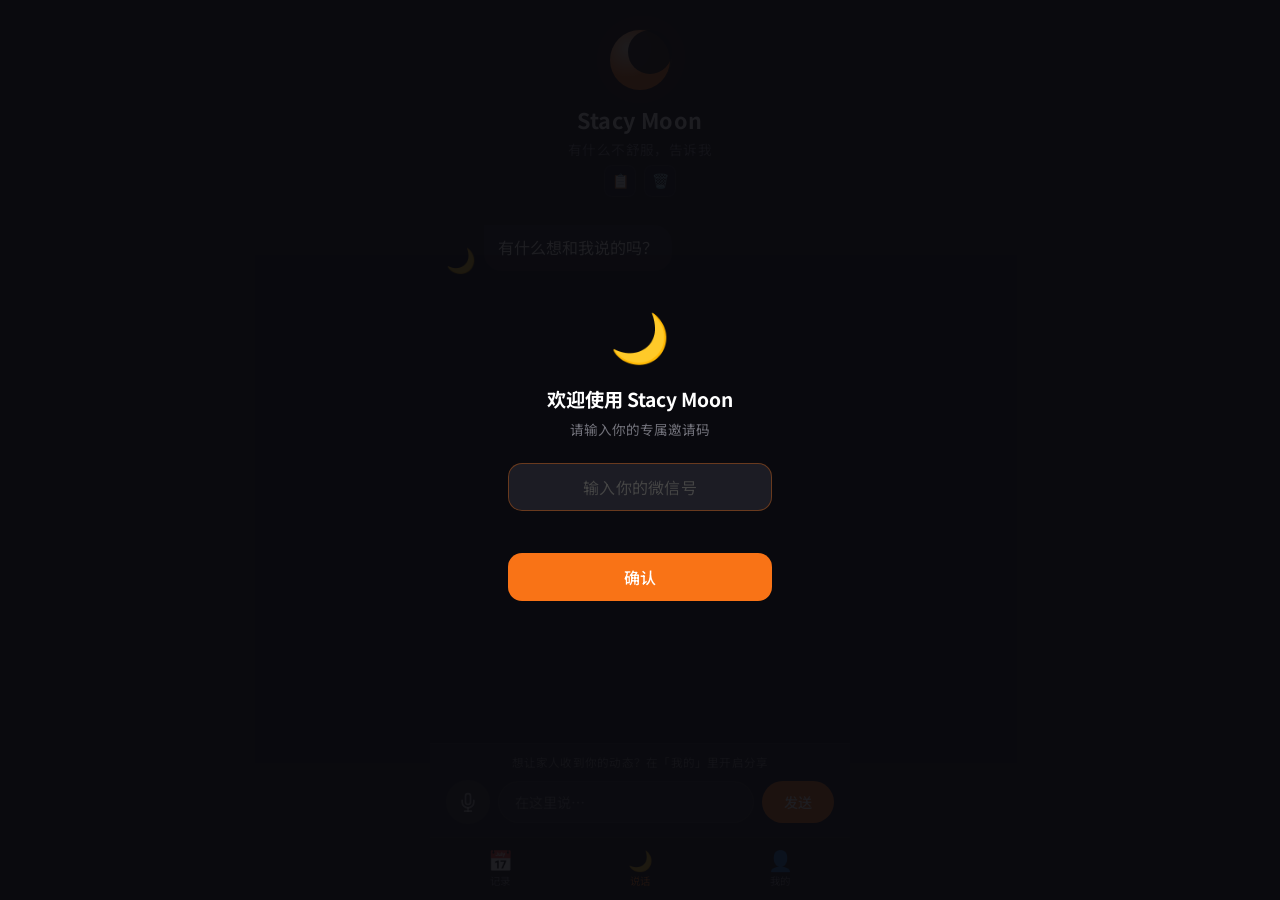
<file: index.html>
<!DOCTYPE html>
<html lang="zh-CN">
<head>
<script>
(function(){
  var s = parseFloat(localStorage.getItem('stacy_font_scale')) || 1;
  document.documentElement.style.fontSize = (16 * s) + 'px';
})();
</script>
  <meta charset="UTF-8">
  <meta name="viewport" content="width=device-width, initial-scale=1.0, maximum-scale=1.0, user-scalable=no, viewport-fit=cover">
  <meta name="apple-mobile-web-app-capable" content="yes">
  <meta name="apple-mobile-web-app-status-bar-style" content="black-translucent">
  <meta name="apple-mobile-web-app-title" content="Stacy Moon">
  <link rel="apple-touch-icon" href="icon-180.png">
  <link rel="icon" href="icon-192.png">
  <title>Stacy Moon</title>
  <link rel="preconnect" href="https://fonts.googleapis.com">
  <link rel="preconnect" href="https://fonts.gstatic.com" crossorigin>
  <link href="https://fonts.googleapis.com/css2?family=Noto+Sans+SC:wght@400;500;700&display=swap" rel="stylesheet">
  <link rel="stylesheet" href="style.css">
  <style>
    .voice-btn {
      display: flex;
      align-items: center;
      justify-content: center;
      width: 44px;
      height: 44px;
      border-radius: 50%;
      border: none;
      background: rgba(255,255,255,0.08);
      color: rgba(255,255,255,0.6);
      cursor: pointer;
      flex-shrink: 0;
      transition: background 0.2s, color 0.2s, transform 0.15s;
    }
    .voice-btn:hover {
      background: rgba(255,255,255,0.15);
      color: rgba(255,255,255,0.9);
    }
    .voice-btn.voice-active:not(.voice-speaking) {
      background: #F97316;
      color: #fff;
      animation: pulse-ring 1.4s ease-out infinite;
    }
    .voice-btn.voice-speaking {
      background: #EF4444;
      color: #fff;
      animation: pulse-stop 1.0s ease-out infinite;
    }
    @keyframes pulse-ring {
      0%   { box-shadow: 0 0 0 0 rgba(249,115,22,0.5); }
      70%  { box-shadow: 0 0 0 10px rgba(249,115,22,0); }
      100% { box-shadow: 0 0 0 0 rgba(249,115,22,0); }
    }
    @keyframes pulse-stop {
      0%   { box-shadow: 0 0 0 0 rgba(239,68,68,0.5); }
      70%  { box-shadow: 0 0 0 10px rgba(239,68,68,0); }
      100% { box-shadow: 0 0 0 0 rgba(239,68,68,0); }
    }
    .first-chat-hint{text-align:center;font-size:0.7rem;color:rgba(255,255,255,0.25);padding:4px 0 0;display:none}
    .first-chat-hint.show{display:block}
    /* ── 重试按钮 ──────── */
    .retry-actions{display:flex;gap:8px;margin-top:10px}
    .retry-btn{
      padding:6px 16px;border-radius:8px;border:1px solid rgba(255,255,255,0.15);
      background:rgba(255,255,255,0.06);color:var(--text);font-family:inherit;
      font-size:0.75rem;cursor:pointer;transition:background 0.15s;
    }
    .retry-btn:active{background:rgba(255,255,255,0.12)}
    .retry-primary{background:rgba(249,115,22,0.15);border-color:rgba(249,115,22,0.3);color:var(--accent)}
    .retry-primary:active{background:rgba(249,115,22,0.25)}
    /* ── 加载动画 ──────── */
    .typing-bubble{color:var(--text-muted);font-size:0.82rem}
    .typing-dots{display:inline-flex;gap:2px}
    .typing-dots span{animation:dotBounce 1.2s ease-in-out infinite;opacity:0.2;font-size:0.7rem;line-height:1}
    .typing-dots span:nth-child(2){animation-delay:0.2s}
    .typing-dots span:nth-child(3){animation-delay:0.4s}
    @keyframes dotBounce{0%,100%{opacity:0.2}50%{opacity:1}}
    .avatar.breathing{animation:avatarBreathe 2s ease-in-out infinite}
    @keyframes avatarBreathe{0%,100%{opacity:0.6}50%{opacity:1}}
    .slow-hint{font-size:0.65rem;color:var(--text-muted);margin-top:6px;opacity:0.6;display:none}
    .slow-hint.show{display:block}
    /* ── 声波动画（TTS播放中）── */
    .soundwave{display:none;align-items:flex-end;gap:2px;margin-left:6px;height:18px}
    .soundwave.show{display:flex}
    .soundwave-bar{width:3px;border-radius:1px;background:var(--accent);opacity:0.5;animation:soundwavePulse 0.8s ease-in-out infinite alternate}
    .soundwave-bar:nth-child(1){height:6px;animation-delay:0s}
    .soundwave-bar:nth-child(2){height:12px;animation-delay:0.15s}
    .soundwave-bar:nth-child(3){height:16px;animation-delay:0.3s}
    .soundwave-bar:nth-child(4){height:8px;animation-delay:0.45s}
    @keyframes soundwavePulse{0%{opacity:0.3;transform:scaleY(0.5)}100%{opacity:0.9;transform:scaleY(1)}}
    .listening-hint{font-size:0.65rem;color:rgba(255,255,255,0.2);text-align:center;margin-top:4px;display:none}
    .listening-hint.show{display:block}
    .input-area.waiting .user-input,.input-area.waiting .send-btn{opacity:0.35;pointer-events:none}
    /* ── 底部导航栏 ──────── */
    .bottom-nav{
      position:fixed;bottom:0;left:50%;transform:translateX(-50%);width:100%;max-width:420px;
      display:flex;justify-content:space-around;align-items:center;
      background:rgba(10,10,15,0.95);backdrop-filter:blur(12px);
      -webkit-backdrop-filter:blur(12px);
      border-top:1px solid rgba(255,255,255,0.06);
      padding:8px 0 max(8px,env(safe-area-inset-bottom));
      z-index:101;
    }
    .nav-tab{display:flex;flex-direction:column;align-items:center;gap:3px;cursor:pointer;padding:4px 20px;text-decoration:none;color:#71717a;font-size:0.65rem;transition:color 0.2s;user-select:none;-webkit-tap-highlight-color:transparent}
    .nav-tab .nav-icon{font-size:20px;line-height:1}
    .nav-tab.active{color:#F97316}
    .nav-tab:active{opacity:0.7}
    /* input-area 让出 nav 空间 */
    .input-area{bottom:60px !important}
    /* 跟随 .input-area 实测高度 + 底栏 60px + 余量 16px（勿写死） */
    .chat-box{padding-bottom:calc(var(--input-area-h, 100px) + 60px + 16px) !important}
    /* 确保页面整体可滚动，header 在文档流顶部 */
    body{overflow-y:auto;overflow-x:hidden;-webkit-overflow-scrolling:touch}
    /* ── 今日 Dashboard（T-007 IA 改版：首页并入聊天页顶部，可折叠）── */
    .dashboard{margin:0 16px 8px;border:1px solid rgba(249,115,22,0.12);border-radius:14px;background:rgba(249,115,22,0.04);overflow:hidden}
    .dash-toggle{width:100%;display:flex;justify-content:space-between;align-items:center;background:none;border:none;color:var(--text-muted);font-family:inherit;font-size:0.78rem;padding:10px 14px;cursor:pointer;letter-spacing:1px}
    .dash-toggle .arrow{transition:transform 0.2s}
    .dashboard.open .dash-toggle .arrow{transform:rotate(180deg)}
    .dash-body{display:none;padding:0 14px 12px;flex-direction:column;gap:8px}
    .dashboard.open .dash-body{display:flex}
    .dash-card{font-size:0.85rem;line-height:1.55;color:var(--text);background:rgba(249,115,22,0.07);border-radius:10px;padding:10px 12px}
    .dash-row{display:flex;align-items:center;gap:8px;font-size:0.82rem;color:var(--text);text-decoration:none;padding:6px 2px}
    .dash-row .dash-label{color:var(--text-muted);font-size:0.72rem;flex-shrink:0}
    .dash-row .dash-value{flex:1;min-width:0;overflow:hidden;text-overflow:ellipsis;white-space:nowrap}
    .dash-row .dash-action{flex-shrink:0;color:var(--accent);font-size:0.75rem;background:rgba(249,115,22,0.12);border:none;border-radius:8px;padding:4px 12px;font-family:inherit;cursor:pointer;text-decoration:none}
  </style>
</head>
<body>

  <!-- 邀请码弹窗 -->
  <div class="overlay" id="invite-overlay">
    <div class="invite-card">
      <div class="invite-moon">🌙</div>
      <h2 class="invite-title">欢迎使用 Stacy Moon</h2>
      <p class="invite-desc">请输入你的专属邀请码</p>
      <input
        type="text"
        id="invite-input"
        class="invite-input"
        placeholder="输入你的微信号"
        autocomplete="off"
      >
      <p class="invite-err" id="invite-err"></p>
      <button id="invite-btn" class="invite-btn">确认</button>
    </div>
  </div>

  <header class="header">
    <svg class="moon-logo" viewBox="0 0 64 64" width="64" height="64">
      <defs>
        <radialGradient id="moonGrad" cx="30%" cy="30%">
          <stop offset="0%" stop-color="#FFEDD5"/>
          <stop offset="100%" stop-color="#F97316"/>
        </radialGradient>
      </defs>
      <circle cx="32" cy="32" r="30" fill="url(#moonGrad)"/>
      <circle cx="42" cy="24" r="22" fill="#0a0a0f" opacity="0.9"/>
    </svg>
    <h1 class="title">Stacy Moon</h1>
    <p class="subtitle">有什么不舒服，告诉我</p>
    <div class="header-actions">
      <button class="header-icon-btn" id="history-btn" title="历史记录" onclick="location.href='chat_history.html'">📋</button>
      <button class="header-icon-btn danger" id="clear-btn" title="清空对话">🗑️</button>
    </div>
  </header>

  <!-- 今日 Dashboard（T-007：问候在欢迎气泡里，这里是 今日关心/打卡/小任务/用药 一览）-->
  <section class="dashboard" id="dashboard">
    <button class="dash-toggle" id="dash-toggle" type="button">
      <span>今日一览</span><span class="arrow">▾</span>
    </button>
    <div class="dash-body">
      <div class="dash-card" id="dash-brief" style="display:none"></div>
      <div class="dash-row" id="dash-checkin" style="display:none"></div>
      <div class="dash-row" id="dash-task" style="display:none"></div>
      <a class="dash-row" id="dash-med" href="reminder.html" style="display:none"></a>
    </div>
  </section>

  <main class="chat-box" id="chat-box">
    <div class="bubble-row ai">
      <span class="avatar">🌙</span>
      <div class="bubble ai-bubble" id="welcome-bubble">我在，有什么想说的都可以告诉我。🌙</div>
      <script>
        (function() {
          var bubble = document.getElementById('welcome-bubble');
          var profile = {};
          try { profile = JSON.parse(localStorage.getItem('stacy_profile') || '{}'); } catch {}
          var name = profile.name || '';
          var prefix = name ? name + '，' : '';

          // ── 优先级1: 有昨天打卡数据 ──
          var logs = [];
          try { logs = JSON.parse(localStorage.getItem('stacy_daily_logs') || '[]'); } catch {}
          var yesterday = new Date(); yesterday.setDate(yesterday.getDate() - 1);
          var yesterdayStr = yesterday.toISOString().slice(0, 10);
          var yesterdayLog = logs.find(function(l) { return l.date === yesterdayStr; });

          var msg = '';

          if (yesterdayLog) {
            if (yesterdayLog.sleep_score && yesterdayLog.sleep_score <= 2) {
              msg = '昨晚睡得不太好？今天感觉怎么样，有没有好一点点？';
            } else if (yesterdayLog.mood === '😢' || yesterdayLog.mood === '😤') {
              msg = '昨天心情有些低落，今天好些了吗？我在这里陪你。';
            } else if (yesterdayLog.symptoms && yesterdayLog.symptoms.length > 0 && !(yesterdayLog.symptoms.length === 1 && yesterdayLog.symptoms[0] === 'none')) {
              var labels = { hot_flash:'潮热', night_sweat:'夜间出汗', poor_sleep:'睡眠', mood_swing:'情绪波动', joint_pain:'关节不舒服', brain_fog:'脑雾' };
              var sympNames = yesterdayLog.symptoms.filter(function(s) { return s !== 'none'; }).map(function(s) { return labels[s] || s; });
              msg = '昨天' + sympNames.slice(0, 2).join('、') + '有没有好一点？今天身体感觉怎么样？';
            } else {
              msg = '今天身体感觉怎么样？';
            }
          }

          // ── 优先级2: 有档案症状 ──
          if (!msg && Array.isArray(profile.symptoms) && profile.symptoms.length > 0 && !(profile.symptoms.length === 1 && profile.symptoms[0] === 'none')) {
            var symptomPrompts = {
              poor_sleep: '最近睡眠怎么样？有没有睡得好一点？',
              hot_flash: '今天有没有觉得燥热？',
              night_sweat: '最近夜间出汗有没有好一点？',
              mood_swing: '今天心情怎么样？',
              joint_pain: '关节这几天还疼吗？',
              brain_fog: '最近脑子清楚些了吗？'
            };
            var valid = profile.symptoms.filter(function(s) { return s !== 'none' && symptomPrompts[s]; });
            if (valid.length > 0) {
              var pick = valid[Math.floor(Math.random() * valid.length)];
              msg = symptomPrompts[pick] || '';
            }
          }

          // ── 优先级3: 固定文案 ──
          if (!msg) {
            var pool = ['今天身体感觉怎么样？', '有什么想和我说的吗？', '今天过得怎么样？'];
            msg = pool[Math.floor(Math.random() * pool.length)];
          }

          // 兜底
          if (!msg) msg = '我在，有什么想说的都可以告诉我。🌙';

          bubble.textContent = prefix + msg;
        })();
      </script>
      <script>
        // 首次聊天提示，显示一次后不再出现
        (function() {
          if (!localStorage.getItem('stacy_first_chat')) {
            localStorage.setItem('stacy_first_chat', '1');
            document.getElementById('first-chat-hint').classList.add('show');
          }
        })();
      </script>
    </div>
  </main>

  <footer class="input-area">
    <p class="notify-hint" id="notify-hint"></p>
    <script>
    (function(){
      var el = document.getElementById('notify-hint');
      el.textContent = localStorage.getItem('stacy_share_daughter') === '1'
        ? '每次对话，关心你的人都会收到通知'
        : '想让家人收到你的动态？在「我的」里开启分享';
    })();
    </script>
    <div class="input-row">
      <button id="voice-btn" class="voice-btn" title="语音对话">
        <svg id="voice-icon" xmlns="http://www.w3.org/2000/svg" width="20" height="20" viewBox="0 0 24 24" fill="none" stroke="currentColor" stroke-width="2" stroke-linecap="round" stroke-linejoin="round">
          <path d="M12 2a3 3 0 0 1 3 3v7a3 3 0 0 1-6 0V5a3 3 0 0 1 3-3z"/>
          <path d="M19 10v2a7 7 0 0 1-14 0v-2"/>
          <line x1="12" y1="19" x2="12" y2="23"/>
          <line x1="8" y1="23" x2="16" y2="23"/>
        </svg>
      </button>
      <input
        type="text"
        id="user-input"
        class="user-input"
        placeholder="在这里说…"
        autocomplete="off"
      >
      <button id="send-btn" class="send-btn">发送</button>
    </div>
    <p class="first-chat-hint" id="first-chat-hint">可以直接说话，也可以打字 👆</p>
    <p class="listening-hint" id="listening-hint">Stacy 正在听你说话…</p>
  </footer>

  <script>
  // ── 清空对话 ──────────────────────────
  document.getElementById('clear-btn').addEventListener('click', function() {
    if (!confirm('清空后记录无法恢复，确定要清空对话吗？')) return;
    localStorage.removeItem('stacy_logs');
    // 直接清空聊天框，只保留欢迎气泡
    var chatBox = document.getElementById('chat-box');
    chatBox.innerHTML = '<div class="bubble-row ai"><span class="avatar">🌙</span><div class="bubble ai-bubble" id="welcome-bubble">我在，有什么想说的都可以告诉我。🌙</div></div>';
    // 重新跑欢迎语
    var profile = {};
    try { profile = JSON.parse(localStorage.getItem('stacy_profile') || '{}'); } catch {}
    var name = profile.name || '';
    var prefix = name ? name + '，' : '';
    var pool = ['今天身体感觉怎么样？', '有什么想和我说的吗？', '今天过得怎么样？'];
    var msg = pool[Math.floor(Math.random() * pool.length)];
    document.getElementById('welcome-bubble').textContent = prefix + msg;
  });
  </script>

  <nav class="bottom-nav">
  <a class="nav-tab" href="history.html"><span class="nav-icon">📅</span>记录</a>
  <span class="nav-tab active"><span class="nav-icon">🌙</span>说话</span>
  <a class="nav-tab" href="profile.html"><span class="nav-icon">👤</span>我的</a>
</nav>

  <script src="supabase.js?v=2"></script>
  <script src="api.js?v=2"></script>
  <script src="notify.js?v=2"></script>
  <script src="store.js?v=2"></script>
  <script src="app.js?v=19"></script>
  <script src="dashboard.js?v=1"></script>

  <script>
  // ── 邀请码逻辑 ──────────────────────────
  (function() {
    const overlay = document.getElementById('invite-overlay');
    const input = document.getElementById('invite-input');
    const btn = document.getElementById('invite-btn');
    const err = document.getElementById('invite-err');

    // 已有邀请码 → 确保 user_id 存在，然后检查建档
    if (localStorage.getItem('stacy_invite_code')) {
      // 回访用户：确保有永久 user_id（UUID）
      ensureUserId(localStorage.getItem('stacy_invite_code')).catch(() => {});

      const profile = JSON.parse(localStorage.getItem('stacy_profile') || 'null');
      if (!profile || !profile.name) {
        window.location.replace('onboarding.html');
        return;
      }
      // 回访用户（有邀请码+档案）直接留在聊天页；清掉旧首页跳转残留
      sessionStorage.removeItem('from_home');
      overlay.style.display = 'none';
      return;
    }

    async function submitCode() {
      const code = input.value.trim();
      if (!code) { err.textContent = '请输入微信号'; return; }

      btn.disabled = true;
      btn.textContent = '验证中…';
      err.textContent = '';

      try {
        const controller = new AbortController();
        const timeoutId = setTimeout(() => controller.abort(), 10000);
        // 用 ilike 做大小写不敏感匹配（微信号大小写不敏感）
        const res = await fetch(
          `${window.SUPABASE_URL}/rest/v1/invite_codes?code=ilike.${encodeURIComponent(code)}&select=code`,
          {
            headers: {
              'apikey': window.SUPABASE_KEY,
              'Authorization': `Bearer ${window.SUPABASE_KEY}`
            },
            signal: controller.signal
          }
        );
        clearTimeout(timeoutId);
        const data = await res.json();
        if (data.length) {
          const matchedCode = data[0].code;
          localStorage.setItem('stacy_invite_code', matchedCode);

          // 生成/解析永久 user_id（UUID），写入 profiles 并缓存到 localStorage
          await ensureUserId(matchedCode);

          // 从 Supabase 拉取已有档案（解决桌面快捷方式 localStorage 丢失问题）
          let profile = JSON.parse(localStorage.getItem('stacy_profile') || 'null');
          if (!profile || !profile.name) {
            try {
              const profileRes = await fetch(
                `${window.SUPABASE_URL}/rest/v1/profiles?code=ilike.${encodeURIComponent(matchedCode)}&select=profile`,
                {
                  headers: {
                    'apikey': window.SUPABASE_KEY,
                    'Authorization': `Bearer ${window.SUPABASE_KEY}`
                  }
                }
              );
              const profileData = await profileRes.json();
              if (profileData.length && profileData[0].profile) {
                profile = profileData[0].profile;
                localStorage.setItem('stacy_profile', JSON.stringify(profile));
              }
            } catch {}
          }

          overlay.style.display = 'none';
          // 检查是否需要建档；有档案则留在聊天页
          if (!profile || !profile.name) {
            window.location.replace('onboarding.html');
          }
        } else {
          err.textContent = '邀请码无效，请核对后再试';
        }
      } catch (e) {
        err.textContent = '网络错误，请稍后再试';
      }

      btn.disabled = false;
      btn.textContent = '确认';
    }

    btn.addEventListener('click', submitCode);
    input.addEventListener('keydown', e => { if (e.key === 'Enter') submitCode(); });
  })();
  </script>
</body>
</html>
</file>
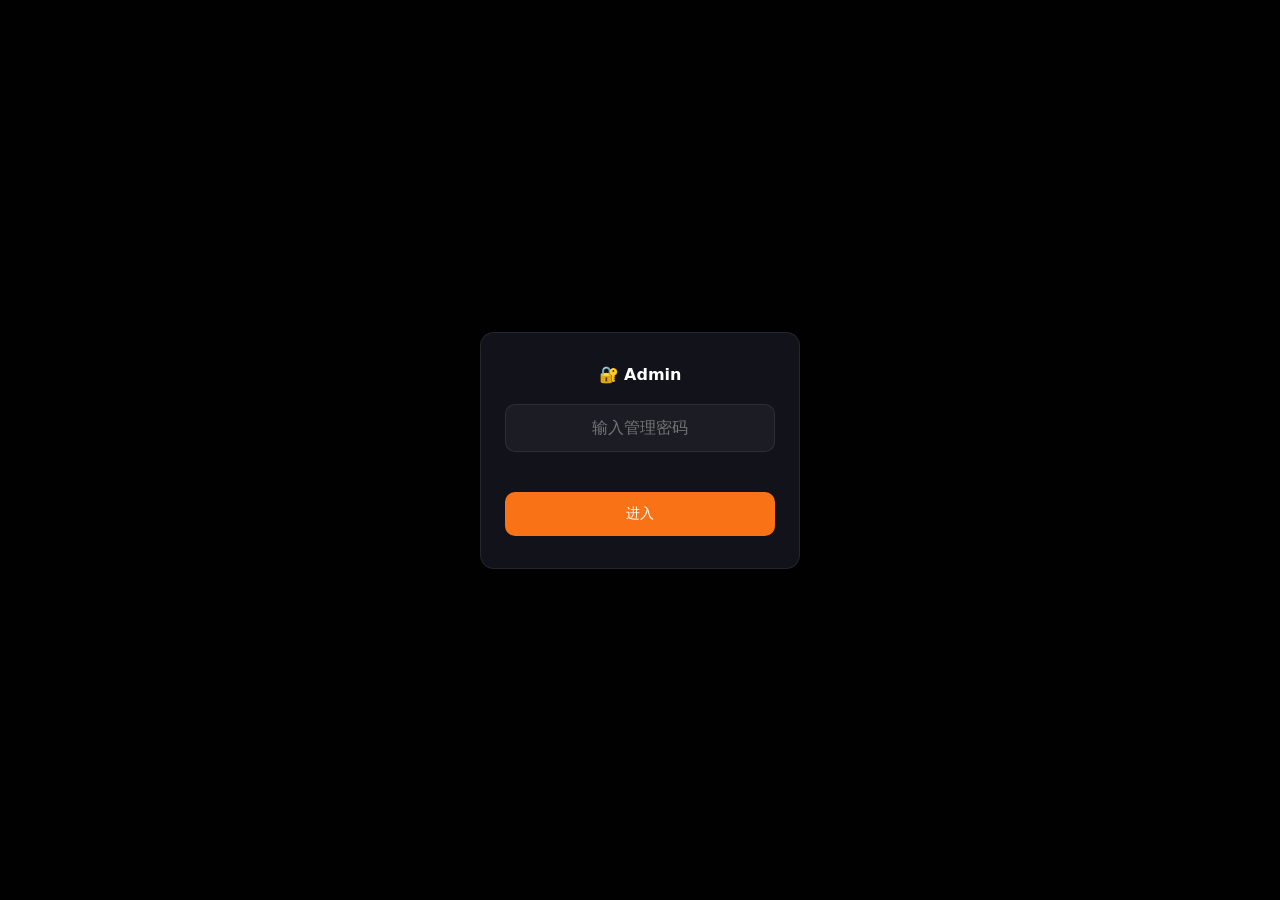
<file: admin.html>
<!DOCTYPE html>
<html lang="zh-CN">
<head>
<script>
(function(){
  var s = parseFloat(localStorage.getItem('stacy_font_scale')) || 1;
  document.documentElement.style.fontSize = (16 * s) + 'px';
})();
</script>
<meta charset="UTF-8">
<meta name="viewport" content="width=device-width, initial-scale=1.0, maximum-scale=1.0, user-scalable=no">
<title>Stacy Moon · Admin</title>
<style>
*,*::before,*::after{margin:0;padding:0;box-sizing:border-box}
body{
  font-family:system-ui,-apple-system,sans-serif;background:#0a0a0f;color:#e4e4e7;
  max-width:600px;margin:0 auto;padding:24px 16px 80px;
  -webkit-font-smoothing:antialiased;
}
h1{font-size:1.2rem;color:#fff;margin-bottom:6px}
.subtitle{font-size:0.75rem;color:#71717a;margin-bottom:24px}

/* ── 密码弹窗 ──── */
.login-overlay{
  position:fixed;inset:0;background:rgba(0,0,0,0.9);display:flex;align-items:center;
  justify-content:center;z-index:999;
}
.login-card{background:#12121a;border:1px solid rgba(255,255,255,0.08);border-radius:14px;padding:32px 24px;width:90%;max-width:320px;text-align:center}
.login-card h2{color:#fff;font-size:1rem;margin-bottom:20px}
.login-card input{
  width:100%;height:48px;border-radius:10px;border:1px solid rgba(255,255,255,0.08);background:#1c1c24;
  color:#fff;font-family:inherit;font-size:1rem;text-align:center;outline:none;margin-bottom:12px;
}
.login-card button{
  width:100%;height:44px;border-radius:10px;border:none;background:#F97316;color:#fff;
  font-family:inherit;font-size:0.9rem;font-weight:500;cursor:pointer;
}
.login-err{color:#EF4444;font-size:0.75rem;margin-bottom:10px;min-height:18px}

/* ── 表单 ──── */
.card{
  background:#12121a;border:1px solid rgba(255,255,255,0.06);border-radius:14px;
  padding:20px;margin-bottom:16px;
}
.card-title{font-size:0.75rem;color:#71717a;letter-spacing:1.5px;margin-bottom:14px;display:flex;align-items:center;gap:6px}
.card-title .dot{width:5px;height:5px;border-radius:50%;background:#F97316}
.form-row{display:flex;gap:10px;margin-bottom:12px;align-items:center}
.form-row input{
  height:42px;border-radius:10px;border:1px solid rgba(255,255,255,0.06);background:#1c1c24;
  color:#fff;font-family:inherit;font-size:0.85rem;padding:0 12px;outline:none;
}
.form-row input:focus{border-color:#F97316}
.form-row input::placeholder{color:#444}
.btn{
  height:42px;border-radius:10px;border:none;font-family:inherit;font-size:0.85rem;font-weight:500;
  cursor:pointer;padding:0 18px;white-space:nowrap;transition:opacity 0.15s;
}
.btn:active{opacity:0.85}
.btn-primary{background:#F97316;color:#fff}
.btn-secondary{background:#1c1c24;color:#71717a;border:1px solid rgba(255,255,255,0.06)}
.btn-danger{background:rgba(239,68,68,0.15);color:#EF4444;border:1px solid rgba(239,68,68,0.2)}
.btn-small{height:32px;font-size:0.72rem;padding:0 12px}

/* ── 表格 ──── */
.table{width:100%;border-collapse:collapse;margin-top:12px}
.table th{font-size:0.65rem;color:#71717a;text-align:left;padding:8px 6px;border-bottom:1px solid rgba(255,255,255,0.04);letter-spacing:0.5px}
.table td{font-size:0.78rem;padding:10px 6px;border-bottom:1px solid rgba(255,255,255,0.03);color:#e4e4e7}
.code-mono{font-family:'SF Mono',monospace;color:#F97316;font-size:0.82rem;letter-spacing:0.5px}
.badge{padding:2px 8px;border-radius:10px;font-size:0.65rem;font-weight:500}
.badge-used{background:rgba(239,68,68,0.1);color:#EF4444}
.badge-new{background:rgba(34,197,94,0.1);color:#22c55e}

.result-box{background:#1c1c24;border-radius:10px;padding:14px;margin-top:12px;max-height:200px;overflow-y:auto;display:none}
.result-box.show{display:block}
.result-box .line{font-size:0.78rem;padding:4px 0;display:flex;align-items:center;justify-content:space-between;font-family:'SF Mono',monospace;border-bottom:1px solid rgba(255,255,255,0.03)}
.result-box .copy-btn{background:none;border:none;color:#F97316;cursor:pointer;font-size:0.72rem}
.res-count{font-size:0.7rem;color:#71717a;margin-top:8px}
.res-error{font-size:0.72rem;color:#EF4444;margin-top:8px}

.hidden{display:none !important}
</style>
</head>
<body>

<div class="login-overlay" id="login-overlay">
  <div class="login-card">
    <h2>🔐 Admin</h2>
    <input type="password" id="pwd-input" placeholder="输入管理密码" autocomplete="off">
    <div class="login-err" id="login-err"></div>
    <button id="login-btn">进入</button>
  </div>
</div>

<div id="main-content" class="hidden">
  <h1>Stacy Moon Admin</h1>
  <div class="subtitle">邀请码管理</div>

  <!-- ── 批量导入邀请码 ── -->
  <div class="card">
    <div class="card-title"><span class="dot"></span>批量导入邀请码</div>
    <p style="font-size:0.72rem;color:#71717a;margin-bottom:12px">
      每行一个用户，微信号和飞书 webhook 用空格分隔<br>纯微信号 → 普通用户 | 微信号 + webhook → 母女互动用户
    </p>
    <textarea id="code-textarea" rows="6" placeholder="alice_wx&#10;carol_wx https://open.feishu.cn/open-apis/bot/v2/hook/xxx&#10;..." style="width:100%;background:#1c1c24;border:1px solid rgba(255,255,255,0.06);border-radius:10px;color:#fff;font-family:'SF Mono',monospace;font-size:0.85rem;padding:12px;resize:vertical;outline:none"></textarea>
    <div class="form-row" style="margin-top:12px">
      <button class="btn btn-primary" id="gen-btn">批量导入</button>
      <button class="btn btn-secondary" id="clear-textarea-btn">清空</button>
    </div>
    <div class="result-box" id="gen-result"></div>
    <div class="res-count hidden" id="gen-count-msg"></div>
    <div class="res-error hidden" id="gen-error"></div>
  </div>

  <!-- ── 现有邀请码列表 ── -->
  <div class="card">
    <div class="card-title">
      <span class="dot"></span>现有邀请码
      <span style="flex:1"></span>
      <button class="btn btn-secondary btn-small" id="copy-all-btn">📋 复制全部未使用</button>
      <button class="btn btn-secondary btn-small" id="refresh-btn">🔄 刷新</button>
    </div>
    <div style="overflow-x:auto">
      <table class="table">
        <thead><tr><th>邀请码</th><th>状态</th><th>Webhook</th><th>创建时间</th><th></th></tr></thead>
        <tbody id="list-tbody"><tr><td colspan="5" style="color:#71717a;text-align:center;padding:20px">加载中…</td></tr></tbody>
      </table>
    </div>
    <div style="margin-top:12px;font-size:0.68rem;color:#71717a" id="list-count"></div>
  </div>
</div>

<script>
const SUPABASE_URL = 'https://gqahwfuuvoumfxdhfugt.supabase.co';
const SUPABASE_KEY = 'sb_publishable_EBDC3H5J_WdUSWXmZwndJg_GsGBHN2S';
const ADMIN_PWD = 'stacymoon2026';

const HEADERS = {
  'apikey': SUPABASE_KEY,
  'Authorization': 'Bearer ' + SUPABASE_KEY,
  'Content-Type': 'application/json'
};

// ── 密码校验 ──────────────────────────────
document.getElementById('login-btn').addEventListener('click', () => {
  if (document.getElementById('pwd-input').value === ADMIN_PWD) {
    document.getElementById('login-overlay').classList.add('hidden');
    document.getElementById('main-content').classList.remove('hidden');
    loadList();
  } else {
    document.getElementById('login-err').textContent = '密码错误';
  }
});
document.getElementById('pwd-input').addEventListener('keydown', e => {
  if (e.key === 'Enter') document.getElementById('login-btn').click();
});


// ── 批量导入邀请码 ────────────────────────────
document.getElementById('gen-btn').addEventListener('click', async () => {
  const raw = document.getElementById('code-textarea').value.trim();
  if (!raw) return;

  // 按行分割，解析 微信号 [webhook]
  const lines = raw.split(/\n+/).map(s => s.trim()).filter(s => s.length > 0);
  const entries = lines.map(line => {
    const parts = line.split(/\s+/);
    return { code: parts[0], feishu_webhook: parts[1] || '' };
  });

  const box = document.getElementById('gen-result');
  const msg = document.getElementById('gen-count-msg');
  const err = document.getElementById('gen-error');

  box.innerHTML = ''; box.classList.remove('show');
  msg.classList.add('hidden'); err.classList.add('hidden');
  document.getElementById('gen-btn').disabled = true;
  document.getElementById('gen-btn').textContent = '导入中…';

  const success = [];
  const failed = [];
  const skipped = [];
  for (const { code, feishu_webhook } of entries) {
    const payload = {
      code: code,
      feishu_webhook: feishu_webhook || '',
      created_at: new Date().toISOString()
    };
    try {
      const res = await fetch(`${SUPABASE_URL}/rest/v1/invite_codes`, {
        method: 'POST',
        headers: { ...HEADERS, 'Prefer': 'return=minimal' },
        body: JSON.stringify(payload)
      });
      if (res.ok) {
        success.push(feishu_webhook ? code + ' 🔔' : code);
      } else {
        const errText = await res.text();
        if (errText.includes('duplicate') || errText.includes('23505')) {
          skipped.push(code);
        } else {
          failed.push(code);
        }
      }
    } catch (e) {
      failed.push(code);
    }
  }

  document.getElementById('gen-btn').disabled = false;
  document.getElementById('gen-btn').textContent = '批量导入';

  if (success.length > 0) {
    box.classList.add('show');
    box.innerHTML = success.map(c => `<div class="line"><span>${c}</span><span style="color:#22c55e;font-size:0.7rem">✓</span></div>`).join('');
    msg.classList.remove('hidden');
    msg.textContent = `已导入 ${success.length} 个` +
      (skipped.length ? `（${skipped.length} 个已存在跳过）` : '') +
      (failed.length ? `（${failed.length} 失败）` : '');
    document.getElementById('code-textarea').value = '';
  }
  if (failed.length > 0) {
    err.classList.remove('hidden');
    err.textContent = `${failed.length} 个导入失败，请检查 Supabase 权限`;
  }
  if (success.length === 0 && skipped.length === 0 && failed.length === 0) {
    msg.classList.remove('hidden');
    msg.textContent = '没有可导入的内容';
  }

  if (success.length > 0) loadList();
});

// 清空 textarea
document.getElementById('clear-textarea-btn').addEventListener('click', () => {
  document.getElementById('code-textarea').value = '';
});

// ── 加载列表 ──────────────────────────────
async function loadList() {
  const tbody = document.getElementById('list-tbody');
  const countEl = document.getElementById('list-count');
  tbody.innerHTML = '<tr><td colspan="5" style="color:#71717a;text-align:center;padding:20px">加载中…</td></tr>';

  try {
    const res = await fetch(`${SUPABASE_URL}/rest/v1/invite_codes?select=*&order=created_at.desc&limit=100`, { headers: HEADERS });
    const data = await res.json();

    if (!Array.isArray(data) || data.length === 0) {
      tbody.innerHTML = '<tr><td colspan="5" style="color:#71717a;text-align:center;padding:20px">暂无邀请码</td></tr>';
      countEl.textContent = '';
      return;
    }

    tbody.innerHTML = '';
    data.forEach(row => {
      const hasWebhook = row.feishu_webhook && row.feishu_webhook.length > 5;
      const timeStr = row.created_at ? new Date(row.created_at).toLocaleDateString('zh-CN') : '未知';
      // 判断是否被使用：查 stacy_invite_code 关联？这里简化为有 webhook 的行显示"新"标签
      // 实际上需要查是否有用户绑定了这个邀请码，但 Supabase 权限有限
      // 先显示"新"标签，后续可通过 RLS 关联查询
      const used = row.used === true;
      const badge = used ? '<span class="badge badge-used">已使用</span>' : '<span class="badge badge-new">未使用</span>';

      tbody.innerHTML += `<tr>
        <td><span class="code-mono">${row.code}</span></td>
        <td>${badge}</td>
        <td style="font-size:0.68rem;color:#71717a;max-width:120px;overflow:hidden;text-overflow:ellipsis;white-space:nowrap">${hasWebhook ? '✅' : '--'}</td>
        <td style="font-size:0.7rem;color:#71717a">${timeStr}</td>
        <td><button class="btn btn-danger btn-small" onclick="deleteCode('${row.code}',this)">删除</button></td>
      </tr>`;
    });

    countEl.textContent = `共 ${data.length} 个邀请码`;
    window._allCodes = data;
  } catch (e) {
    tbody.innerHTML = '<tr><td colspan="5" style="color:#EF4444;text-align:center;padding:20px">加载失败: ' + (e.message||'网络错误') + '</td></tr>';
  }
}

// ── 删除 ─────────────────────────────────
async function deleteCode(code, btn) {
  if (!confirm(`删除邀请码 ${code}？`)) return;
  btn.disabled = true; btn.textContent = '…';
  try {
    const res = await fetch(`${SUPABASE_URL}/rest/v1/invite_codes?code=eq.${encodeURIComponent(code)}`, {
      method: 'DELETE',
      headers: { ...HEADERS, 'Prefer': 'return=minimal' }
    });
    if (res.ok) {
      loadList();
    } else {
      alert('删除失败，请检查 Supabase 权限');
    }
  } catch (e) { alert('删除失败: ' + e.message); }
  btn.disabled = false; btn.textContent = '删除';
}

// ── 复制 ─────────────────────────────────
function copyOne(code, btn) {
  navigator.clipboard.writeText(code).then(() => {
    btn.textContent = '✓';
    setTimeout(() => btn.textContent = '复制', 1200);
  }).catch(() => alert('复制失败'));
}

document.getElementById('copy-all-btn').addEventListener('click', async () => {
  const all = window._allCodes || [];
  const unused = all.filter(r => !r.used).map(r => r.code);
  if (unused.length === 0) { alert('没有未使用的邀请码'); return; }
  try {
    await navigator.clipboard.writeText(unused.join('\n'));
    const btn = document.getElementById('copy-all-btn');
    btn.textContent = `✅ 已复制 ${unused.length} 个`;
    setTimeout(() => btn.textContent = '📋 复制全部未使用', 2000);
  } catch { alert('复制失败，请手动复制'); }
});

document.getElementById('refresh-btn').addEventListener('click', loadList);
</script>
</body>
</html>
</file>
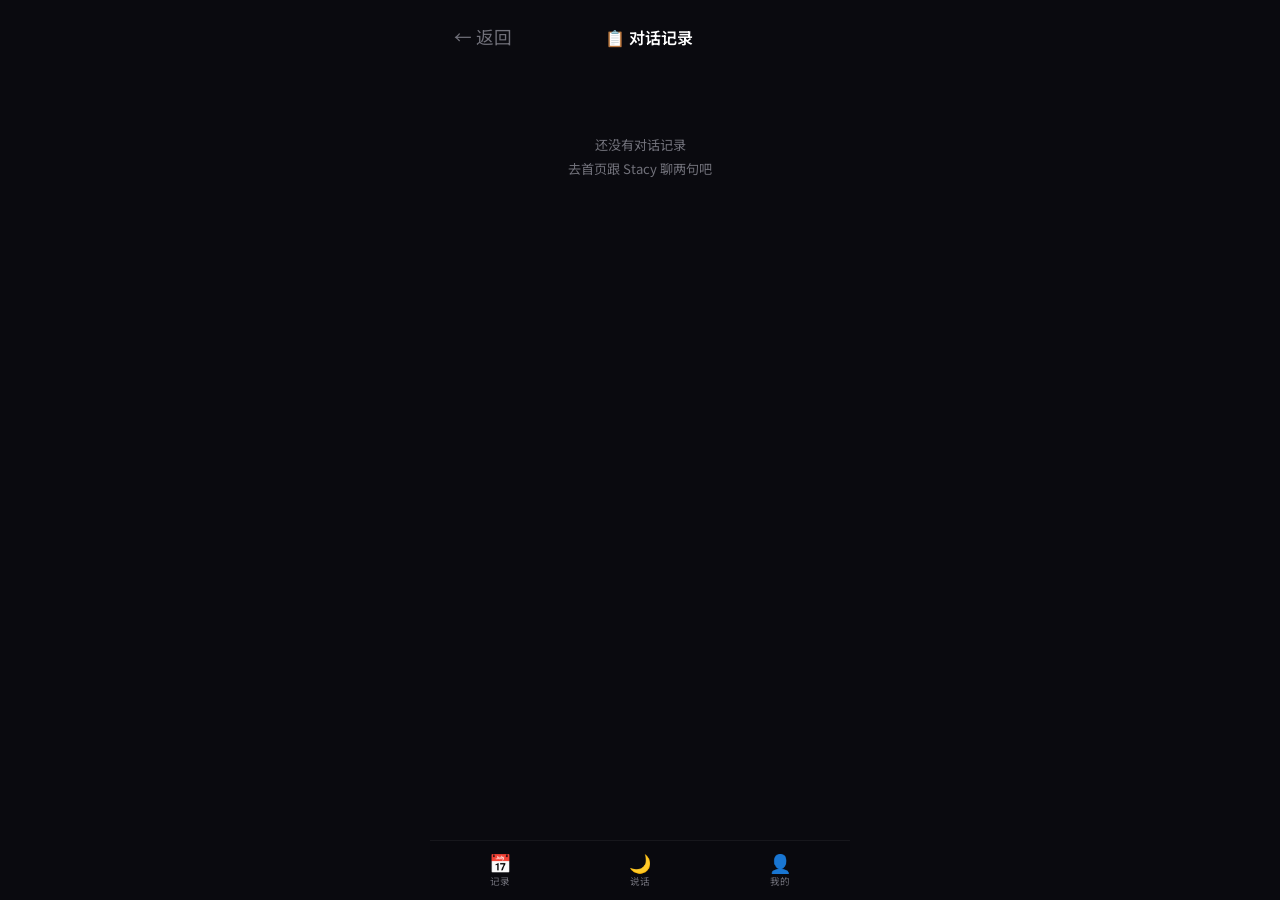
<file: chat_history.html>
<!DOCTYPE html>
<html lang="zh-CN">
<head>
<script>
(function(){
  var s = parseFloat(localStorage.getItem('stacy_font_scale')) || 1;
  document.documentElement.style.fontSize = (16 * s) + 'px';
})();
</script>
<meta charset="UTF-8">
<meta name="viewport" content="width=device-width, initial-scale=1.0, maximum-scale=1.0, user-scalable=no, viewport-fit=cover">
<meta name="apple-mobile-web-app-capable" content="yes">
<meta name="apple-mobile-web-app-status-bar-style" content="black-translucent">
<title>Stacy Moon · 对话记录</title>
<link href="https://fonts.googleapis.com/css2?family=Noto+Sans+SC:wght@300;400;500;700&display=swap" rel="stylesheet">
<style>
*,*::before,*::after{margin:0;padding:0;box-sizing:border-box}
:root{--bg:#0a0a0f;--accent:#F97316;--text:#e4e4e7;--text-muted:#71717a;--surface:#12121a;--border:rgba(255,255,255,0.06);--radius:14px}
body{
  font-family:'Noto Sans SC',sans-serif;background:var(--bg);color:var(--text);
  max-width:420px;margin:0 auto;min-height:100dvh;padding:0 16px 90px;
  padding-top:max(12px,env(safe-area-inset-top));
  -webkit-font-smoothing:antialiased;
}
.topbar{display:flex;align-items:center;justify-content:space-between;padding:8px 4px 16px}
.back-btn{background:none;border:none;color:var(--text-muted);font-size:1.1rem;cursor:pointer;padding:4px;font-family:inherit}
.title{font-size:1rem;font-weight:600;color:#fff}

/* ── 日期分组 ──── */
.date-group{margin-bottom:16px}
.date-header{
  display:flex;align-items:center;gap:8px;padding:10px 0;cursor:pointer;
  font-size:0.78rem;color:var(--text-muted);font-weight:500;user-select:none;
  -webkit-tap-highlight-color:transparent;
}
.date-header .arrow{font-size:10px;transition:transform 0.2s;color:var(--text-muted)}
.date-header.collapsed .arrow{transform:rotate(-90deg)}
.date-header .dot{width:5px;height:5px;border-radius:50%;background:var(--accent);opacity:0.5}
.date-body{overflow:hidden;transition:max-height 0.35s ease}
.date-body.collapsed{max-height:0 !important}

/* ── 对话条目 ──── */
.msg-item{padding:10px 14px;border-radius:10px;margin-bottom:8px;line-height:1.5}
.msg-user{background:rgba(249,115,22,0.1);border:1px solid rgba(249,115,22,0.2);color:var(--text);font-size:0.82rem}
.msg-ai{background:var(--surface);border:1px solid var(--border);color:var(--text-muted);font-size:0.8rem}
.msg-time{font-size:0.65rem;color:var(--text-muted);margin-bottom:3px;opacity:0.5}

.empty-state{text-align:center;padding:64px 20px;color:var(--text-muted);font-size:0.82rem;line-height:1.8}

/* ── 底部导航栏 ──── */
.bottom-nav{
  position:fixed;bottom:0;left:50%;transform:translateX(-50%);width:100%;max-width:420px;
  display:flex;justify-content:space-around;align-items:center;
  background:rgba(10,10,15,0.95);backdrop-filter:blur(12px);
  -webkit-backdrop-filter:blur(12px);
  border-top:1px solid var(--border);
  padding:8px 0 max(8px,env(safe-area-inset-bottom));
  z-index:200;
}
.nav-tab{display:flex;flex-direction:column;align-items:center;gap:3px;cursor:pointer;padding:4px 12px;text-decoration:none;color:var(--text-muted);font-size:0.6rem;transition:color 0.2s;user-select:none;-webkit-tap-highlight-color:transparent}
.nav-tab .nav-icon{font-size:18px;line-height:1}
.nav-tab:active{opacity:0.7}
</style>
</head>
<body>

<div class="topbar">
  <button class="back-btn" onclick="location.href='index.html'">← 返回</button>
  <div class="title">📋 对话记录</div>
  <div style="width:48px"></div>
</div>

<div id="content"></div>

<nav class="bottom-nav">
  <a class="nav-tab" href="history.html"><span class="nav-icon">📅</span>记录</a>
  <a class="nav-tab active" href="index.html"><span class="nav-icon">🌙</span>说话</a>
  <a class="nav-tab" href="profile.html"><span class="nav-icon">👤</span>我的</a>
</nav>

<script src="supabase.js"></script>
<script src="api.js"></script>
<script>
function esc(s) { var d = document.createElement('div'); d.textContent = s; return d.innerHTML; }
var WEEKDAYS = ['日','一','二','三','四','五','六'];

// 统一入口：云端 + 本地合并
(async function() {
  var userId = getUserId();
  var logs = await get_sessions_by_user(userId);

  if (logs.length === 0) {
    document.getElementById('content').innerHTML = '<div class="empty-state">还没有对话记录<br>去首页跟 Stacy 聊两句吧</div>';
  } else {
    // 按日期分组（逆序）
    var groups = {};
    logs.slice().reverse().forEach(function(l) {
      var d;
      if (l.created_at) {
        d = l.created_at.slice(0, 10);
      } else if (l.time && l.time.includes(':')) {
        var now = new Date();
        d = now.getFullYear() + '-' +
            String(now.getMonth() + 1).padStart(2, '0') + '-' +
            String(now.getDate()).padStart(2, '0');
      } else {
        var now = new Date();
        d = now.getFullYear() + '-' +
            String(now.getMonth() + 1).padStart(2, '0') + '-' +
            String(now.getDate()).padStart(2, '0');
      }
      if (!groups[d]) groups[d] = [];
      groups[d].push(l);
    });

    var html = '';
    Object.keys(groups).sort(function(a,b) { return b.localeCompare(a); }).forEach(function(date) {
      var dt = new Date(date + 'T00:00:00'); var dateDisplay = (dt.getMonth()+1) + '月' + dt.getDate() + '日';
      var groupId = 'group-' + date.replace(/-/g, '');
      html += '<div class="date-group">';
      html += '<div class="date-header" onclick="toggleDate(\'' + groupId + '\', this)">';
      html += '<span class="arrow">▼</span>';
      html += '<span class="dot"></span>';
      html += '<span>' + dateDisplay + ' · ' + groups[date].length + ' 条对话</span>';
      html += '</div>';
      html += '<div class="date-body" id="' + groupId + '">';
      groups[date].forEach(function(l) {
        var time = l.time || '';
        var userMsg = l.userMessage || l.user_message || '';
        var aiMsg = l.aiReply || l.ai_reply || '';
        // 语音消息加 🎙 标记（契约：聊天页合并展示 voice + text）
        var voiceTag = l.channel === 'voice' ? '🎙 ' : '';
        if (userMsg) {
          html += '<div class="msg-item msg-user"><div class="msg-time">' + voiceTag + esc(time) + '</div>' + esc(userMsg) + '</div>';
        }
        if (aiMsg) {
          html += '<div class="msg-item msg-ai"><div class="msg-time">' + voiceTag + 'Stacy · ' + esc(time) + '</div>' + esc(aiMsg) + '</div>';
        }
      });
      html += '</div></div>';
    });

    document.getElementById('content').innerHTML = html;

    // 设置每个 date-body 的高度用于折叠动画
    setTimeout(function() {
      document.querySelectorAll('.date-body').forEach(function(el) {
        el.style.maxHeight = el.scrollHeight + 'px';
      });
    }, 50);
  }
})();

function toggleDate(groupId, header) {
  var body = document.getElementById(groupId);
  if (!body) return;
  var collapsed = body.classList.contains('collapsed');
  header.classList.toggle('collapsed');
  body.classList.toggle('collapsed');
  if (!collapsed) {
    body.style.maxHeight = '0px';
  } else {
    body.style.maxHeight = body.scrollHeight + 'px';
  }
}
</script>
</body>
</html>
</file>
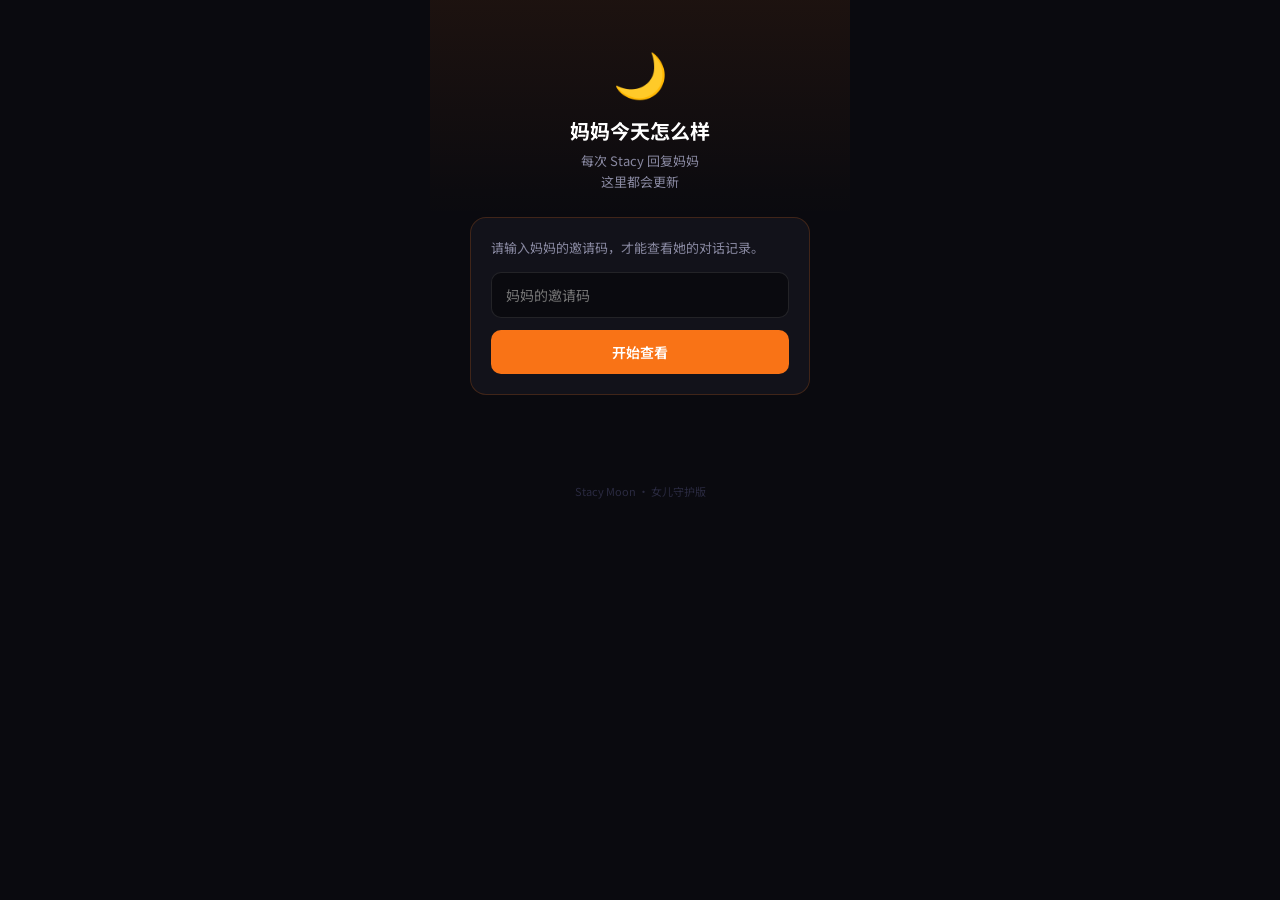
<file: daughter.html>
<!DOCTYPE html>
<html lang="zh-CN">
<head>
<script>
(function(){
  var s = parseFloat(localStorage.getItem('stacy_font_scale')) || 1;
  document.documentElement.style.fontSize = (16 * s) + 'px';
})();
</script>
<meta charset="UTF-8">
<meta name="viewport" content="width=device-width,initial-scale=1,maximum-scale=1">
<title>Stacy Moon · 妈妈今天怎么样</title>
<style>
@import url('https://fonts.googleapis.com/css2?family=Noto+Sans+SC:wght@300;400;500;700&display=swap');
*,*::before,*::after{margin:0;padding:0;box-sizing:border-box}
body{
  font-family:'Noto Sans SC',sans-serif;
  background:#0a0a0f;color:#e2e2e8;
  min-height:100vh;max-width:420px;margin:0 auto;
  -webkit-font-smoothing:antialiased;
}
.header{
  padding:40px 24px 24px;
  text-align:center;
  background:linear-gradient(180deg,rgba(249,115,22,0.08),transparent);
}
.moon{font-size:44px;margin-bottom:12px}
.header h1{font-size:20px;font-weight:700;color:#fff;margin-bottom:6px}
.header p{font-size:13px;color:#8888a0;line-height:1.6}
.status-bar{
  margin:0 20px 24px;
  background:#12121a;border:1px solid rgba(249,115,22,0.2);
  border-radius:16px;padding:16px 20px;
  display:flex;align-items:center;gap:12px;
}
.dot{
  width:10px;height:10px;border-radius:50%;
  background:#555570;flex-shrink:0;
  transition: background 0.4s;
}
.dot.active{
  background:#F97316;
  box-shadow:0 0 8px rgba(249,115,22,0.6);
  animation:pulse 2s infinite;
}
.dot.recent{
  background:#22c55e;
  box-shadow:0 0 8px rgba(34,197,94,0.5);
}
@keyframes pulse{0%,100%{opacity:1}50%{opacity:0.3}}
.status-text strong{color:#e2e2e8;display:block;font-size:14px;margin-bottom:2px}
.status-text span{font-size:12px;color:#8888a0}
.label{padding:0 24px 10px;font-size:11px;letter-spacing:1.5px;color:#444460}
.list{padding:0 20px;display:flex;flex-direction:column;gap:10px;margin-bottom:40px}
.card{
  background:#12121a;
  border:1px solid rgba(255,255,255,0.05);
  border-left:3px solid #F97316;
  border-radius:14px;padding:16px;
}
.card-time{font-size:11px;color:#555570;margin-bottom:8px}
.card-mom{font-size:13px;color:#e2e2e8;line-height:1.6;margin-bottom:6px}
.card-mom::before{content:"妈妈说 · ";color:#F97316;font-weight:600;font-size:12px}
.card-stacy{font-size:12px;color:#8888a0;line-height:1.6}
.card-stacy::before{content:"Stacy · ";color:#8B5CF6;font-weight:600}
.empty{text-align:center;padding:60px 20px;color:#444460}
.empty .icon{font-size:48px;margin-bottom:16px}
.empty p{font-size:14px;line-height:1.8}
.code-gate{margin:0 20px 24px;background:#12121a;border:1px solid rgba(249,115,22,0.2);border-radius:16px;padding:20px}
.code-gate p{font-size:13px;color:#8888a0;line-height:1.6;margin-bottom:14px}
.code-gate input{width:100%;background:#0a0a0f;border:1px solid rgba(255,255,255,0.1);border-radius:10px;padding:12px 14px;color:#e2e2e8;font-size:14px;font-family:inherit;margin-bottom:12px;outline:none}
.code-gate input:focus{border-color:rgba(249,115,22,0.5)}
.code-gate button{width:100%;background:#F97316;border:none;border-radius:10px;padding:12px;color:#fff;font-size:14px;font-weight:600;font-family:inherit;cursor:pointer}
.footer{text-align:center;padding:24px;font-size:11px;color:#2a2a40}
</style>
</head>
<body>

<div class="header">
  <div class="moon">🌙</div>
  <h1>妈妈今天怎么样</h1>
  <p>每次 Stacy 回复妈妈<br>这里都会更新</p>
</div>

<div class="status-bar" id="status-bar">
  <div class="dot" id="status-dot"></div>
  <div class="status-text">
    <strong id="status-label">暂无对话</strong>
    <span id="last-time">今天还没有对话</span>
  </div>
</div>

<div class="label" id="list-label">今日对话记录</div>

<div class="list" id="log-list">
  <div class="empty">
    <div class="icon">🌙</div>
    <p>妈妈还没有说话<br>有消息会第一时间出现在这里</p>
  </div>
</div>

<div class="footer">Stacy Moon · 女儿守护版</div>

<script>
const SUPABASE_URL = window.SUPABASE_URL || 'https://gqahwfuuvoumfxdhfugt.supabase.co';
const SUPABASE_KEY = window.SUPABASE_KEY || 'sb_publishable_EBDC3H5J_WdUSWXmZwndJg_GsGBHN2S';

function resolveDaughterCode() {
  const params = new URLSearchParams(window.location.search);
  const fromUrl = (params.get('code') || '').trim();
  if (fromUrl) {
    localStorage.setItem('stacy_daughter_code', fromUrl);
    return fromUrl;
  }
  return (localStorage.getItem('stacy_daughter_code') || '').trim();
}

function showCodeGate() {
  const list = document.getElementById('log-list');
  const statusBar = document.getElementById('status-bar');
  const listLabel = document.getElementById('list-label');
  statusBar.style.display = 'none';
  listLabel.style.display = 'none';
  list.innerHTML = `
    <div class="code-gate">
      <p>请输入妈妈的邀请码，才能查看她的对话记录。</p>
      <input id="daughter-code-input" type="text" placeholder="妈妈的邀请码" autocomplete="off" />
      <button type="button" id="daughter-code-btn">开始查看</button>
    </div>`;
  document.getElementById('daughter-code-btn').onclick = function () {
    const code = (document.getElementById('daughter-code-input').value || '').trim();
    if (!code) return;
    localStorage.setItem('stacy_daughter_code', code);
    statusBar.style.display = '';
    listLabel.style.display = '';
    loadLogs();
    if (!window._daughterPoll) {
      window._daughterPoll = setInterval(loadLogs, 5000);
    }
  };
}

async function loadLogs() {
  const list = document.getElementById('log-list');
  const timeEl = document.getElementById('last-time');
  const dot = document.getElementById('status-dot');
  const label = document.getElementById('status-label');
  const code = resolveDaughterCode();

  if (!code) {
    showCodeGate();
    return;
  }

  let logs = [];

  try {
    const res = await fetch(
      `${SUPABASE_URL}/rest/v1/logs?user_id=ilike.${encodeURIComponent(code)}&select=*&order=created_at.desc&limit=20`,
      {
        headers: {
          'apikey': SUPABASE_KEY,
          'Authorization': `Bearer ${SUPABASE_KEY}`
        }
      }
    );
    const data = await res.json();
    logs = data.reverse(); // 时间正序
  } catch (e) {
    console.warn('Supabase 读取失败，回退到 localStorage:', e);
    logs = JSON.parse(localStorage.getItem('stacy_logs') || '[]');
  }

  if (logs.length === 0) {
    list.innerHTML = `
      <div class="empty">
        <div class="icon">🌙</div>
        <p>妈妈还没有说话<br>有消息会第一时间出现在这里</p>
      </div>`;
    dot.className = 'dot';
    label.textContent = '暂无对话';
    timeEl.textContent = '今天还没有对话';
    return;
  }

  // 判断最近对话时间
  const last = logs[logs.length - 1];
  const lastTime = last.created_at ? new Date(last.created_at) : null;
  const now = new Date();
  const diffMin = lastTime ? (now - lastTime) / 60000 : 999;

  // 格式化时间显示
  const timeStr = lastTime
    ? lastTime.getHours() + ':' + String(lastTime.getMinutes()).padStart(2, '0')
    : (last.time || '');

  if (diffMin < 30) {
    dot.className = 'dot active';
    label.textContent = 'Stacy 陪伴中';
  } else if (diffMin < 60 * 8) {
    dot.className = 'dot recent';
    label.textContent = '今日已陪伴';
  } else {
    dot.className = 'dot';
    label.textContent = '等待妈妈';
  }

  timeEl.textContent = '最近对话：' + timeStr;

  list.innerHTML = '';
  [...logs].reverse().forEach(log => {
    const card = document.createElement('div');
    card.className = 'card';
    const t = log.created_at
      ? (() => { const d = new Date(log.created_at); return d.getHours() + ':' + String(d.getMinutes()).padStart(2,'0'); })()
      : (log.time || '');
    card.innerHTML = `
      <div class="card-time">${t}</div>
      <div class="card-mom">${log.user_message || log.userMessage}</div>
      <div class="card-stacy">${log.ai_reply || log.aiReply}</div>
    `;
    list.appendChild(card);
  });
}

(function init() {
  const code = resolveDaughterCode();
  if (!code) {
    showCodeGate();
    return;
  }
  loadLogs();
  window._daughterPoll = setInterval(loadLogs, 5000);
})();
</script>
</body>
</html>
</file>
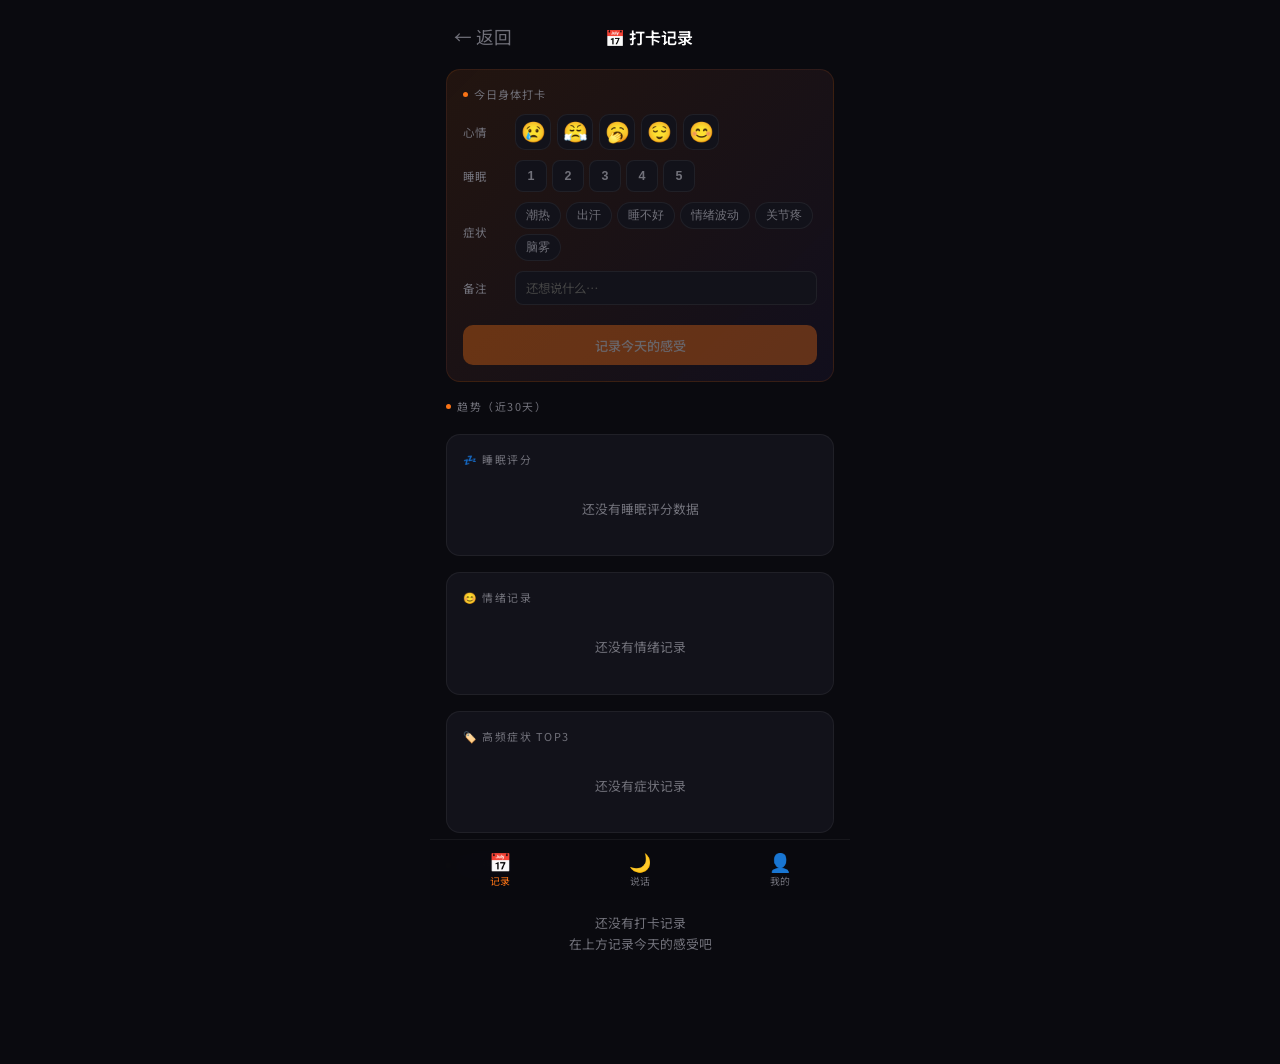
<file: history.html>
<!DOCTYPE html>
<html lang="zh-CN">
<head>
<script>
(function(){
  var s = parseFloat(localStorage.getItem('stacy_font_scale')) || 1;
  document.documentElement.style.fontSize = (16 * s) + 'px';
})();
</script>
<meta charset="UTF-8">
<meta name="viewport" content="width=device-width, initial-scale=1.0, maximum-scale=1.0, user-scalable=no, viewport-fit=cover">
<meta name="apple-mobile-web-app-capable" content="yes">
<meta name="apple-mobile-web-app-status-bar-style" content="black-translucent">
<title>Stacy Moon · 打卡历史</title>
<link href="https://fonts.googleapis.com/css2?family=Noto+Sans+SC:wght@300;400;500;700&display=swap" rel="stylesheet">
<style>
*,*::before,*::after{margin:0;padding:0;box-sizing:border-box}
:root{--bg:#0a0a0f;--accent:#F97316;--text:#e4e4e7;--text-muted:#71717a;--surface:#12121a;--border:rgba(255,255,255,0.06);--radius:14px}
body{
  font-family:'Noto Sans SC',sans-serif;background:var(--bg);color:var(--text);
  max-width:420px;margin:0 auto;min-height:100dvh;padding:0 16px 90px;
  padding-top:max(12px,env(safe-area-inset-top));
  -webkit-font-smoothing:antialiased;
}
.topbar{display:flex;align-items:center;justify-content:space-between;padding:8px 4px 16px}
.back-btn{background:none;border:none;color:var(--text-muted);font-size:1.1rem;cursor:pointer;padding:4px;font-family:inherit}
.title{font-size:1rem;font-weight:600;color:#fff}

.section{margin-bottom:20px}
.section-label{font-size:0.68rem;color:var(--text-muted);letter-spacing:1.5px;margin-bottom:12px;display:flex;align-items:center;gap:6px}
.section-label .dot{width:5px;height:5px;border-radius:50%;background:var(--accent)}

/* ── 睡眠折线 SVG ──── */
.chart-card{background:var(--surface);border:1px solid var(--border);border-radius:var(--radius);padding:16px;margin-bottom:16px}
.chart-svg{width:100%;height:auto}
.grid-line{stroke:rgba(255,255,255,0.04);stroke-width:1}
.axis-label{font-size:8px;fill:var(--text-muted);font-family:'Noto Sans SC',sans-serif}
.line-path{fill:none;stroke:var(--accent);stroke-width:2.5;stroke-linecap:round;stroke-linejoin:round}
.dot-circle{fill:var(--accent)}
.dot-empty{fill:var(--surface);stroke:var(--border);stroke-width:1.5}

/* ── 情绪色块 ──── */
.mood-blocks{display:flex;flex-wrap:wrap;gap:3px}
.mood-block{width:18px;height:18px;border-radius:4px;flex-shrink:0}
.mood-block.good{background:#F97316}
.mood-block.ok{background:#555}
.mood-block.bad{background:#1e3a5f}
.mood-block.empty{background:rgba(255,255,255,0.04)}

/* ── 症状 TOP3 ──── */
.top-symptoms{display:flex;gap:10px}
.symptom-rank{flex:1;text-align:center;padding:12px 8px;border-radius:12px;background:var(--surface);border:1px solid var(--border)}
.symptom-rank .rank-num{font-size:1.3rem;font-weight:700;color:var(--accent);line-height:1.2}
.symptom-rank .rank-label{font-size:0.7rem;color:var(--text-muted);margin-top:2px}
.symptom-rank .rank-count{font-size:0.65rem;color:var(--text-muted);opacity:0.7}
.no-data{padding:20px 0;text-align:center;color:var(--text-muted);font-size:0.8rem;line-height:1.6}

/* ── 日志列表 ──── */
.log-item{padding:14px 16px;border-radius:12px;background:var(--surface);border:1px solid var(--border);margin-bottom:10px}
.log-date{font-size:0.78rem;color:#fff;font-weight:500;margin-bottom:6px}
.log-mood{display:flex;align-items:center;gap:8px;margin-bottom:4px;font-size:0.82rem}
.log-mood .emoji{font-size:18px}
.log-sleep{color:var(--text-muted);font-size:0.75rem}
.log-symptoms{font-size:0.72rem;color:var(--text-muted);margin-top:4px}
.log-note{font-size:0.72rem;color:var(--text-muted);margin-top:2px;font-style:italic}
.log-note::before{content:'"'}
.log-note::after{content:'"'}

.load-more-btn{
  width:100%;height:44px;border-radius:12px;border:1px solid var(--border);background:var(--surface);
  color:var(--text-muted);font-family:inherit;font-size:0.85rem;cursor:pointer;
  transition:border-color 0.2s,color 0.2s;
}
.load-more-btn:active{border-color:var(--accent);color:var(--accent)}
.load-more-btn:disabled{opacity:0.4;cursor:default}

/* ── Stacy 周/月健康汇总 ──── */
.health-summary-card{
  background:linear-gradient(135deg,rgba(249,115,22,0.08),rgba(234,179,8,0.04));
  border:1px solid rgba(249,115,22,0.1);border-radius:var(--radius);padding:14px 16px;margin-bottom:16px;
}
.health-summary-header{
  display:flex;align-items:center;justify-content:space-between;gap:8px;margin-bottom:10px;
}
.health-summary-title{font-size:0.7rem;color:var(--text-muted);letter-spacing:1px;display:flex;align-items:center;gap:6px}
.health-summary-title .icon{font-size:0.85rem}
.period-tabs{display:flex;gap:4px}
.period-tab{
  padding:4px 10px;border-radius:8px;border:1px solid var(--border);background:var(--surface);
  color:var(--text-muted);font-family:inherit;font-size:0.68rem;cursor:pointer;
  transition:border-color 0.15s,background 0.15s,color 0.15s;
}
.period-tab.active{border-color:var(--accent);background:rgba(249,115,22,0.15);color:var(--accent)}
.period-tab:active{opacity:0.85}
.health-summary-body{font-size:0.88rem;color:var(--text);line-height:1.55;white-space:pre-wrap}

/* ── 今日打卡表单（移植自 home.html，F1/F3） ──── */
.checkin-card{
  background:linear-gradient(135deg,rgba(249,115,22,0.1),rgba(139,92,246,0.06));
  border:1px solid rgba(249,115,22,0.12);border-radius:var(--radius);padding:16px;margin-bottom:16px;
}
.checkin-card.done{background:linear-gradient(135deg,rgba(249,115,22,0.04),rgba(139,92,246,0.02));border-color:rgba(249,115,22,0.06)}
.checkin-title{font-size:0.7rem;color:var(--text-muted);letter-spacing:1px;margin-bottom:12px;display:flex;align-items:center;gap:6px}
.checkin-title .dot{width:5px;height:5px;border-radius:50%;background:var(--accent);flex-shrink:0}
.checkin-done{text-align:center;padding:4px 0}
.checkin-done .summary{font-size:0.82rem;color:var(--text);line-height:1.5;word-break:break-word}
.checkin-done .time{font-size:0.68rem;color:var(--text-muted);margin-top:2px}
.field-row{display:flex;align-items:center;margin-bottom:10px;gap:8px;width:100%}
.field-label{font-size:0.72rem;color:var(--text-muted);width:2.75rem;flex-shrink:0}
.mood-picker{display:flex;gap:6px;flex:1;flex-wrap:wrap;min-width:0}
.mood-btn{
  width:2.25rem;height:2.25rem;border-radius:10px;border:1px solid var(--border);background:var(--surface);
  font-size:1.25rem;cursor:pointer;display:flex;align-items:center;justify-content:center;
  transition:border-color 0.15s,background 0.15s,transform 0.12s;
}
.mood-btn.selected{border-color:var(--accent);background:rgba(249,115,22,0.15);transform:scale(1.08)}
.mood-btn:active{transform:scale(0.93)}
.sleep-picker{display:flex;gap:5px;flex:1;flex-wrap:wrap;min-width:0}
.sleep-btn{
  width:2rem;height:2rem;border-radius:8px;border:1px solid var(--border);background:var(--surface);
  color:var(--text-muted);font-size:0.78rem;font-weight:600;cursor:pointer;
  transition:border-color 0.15s,background 0.15s,color 0.15s;display:flex;align-items:center;justify-content:center;
}
.sleep-btn.selected{border-color:var(--accent);background:var(--accent);color:#fff}
.sleep-btn:active{transform:scale(0.93)}
.tag-picker{display:flex;flex-wrap:wrap;gap:5px;flex:1;min-width:0}
.tag-btn{
  padding:5px 10px;border-radius:16px;border:1px solid var(--border);background:var(--surface);
  color:var(--text-muted);font-size:0.72rem;cursor:pointer;white-space:nowrap;
  transition:border-color 0.15s,background 0.15s,color 0.15s;
}
.tag-btn.selected{border-color:var(--accent);background:rgba(249,115,22,0.12);color:var(--accent)}
.tag-btn:active{background:rgba(249,115,22,0.2)}
.note-input{
  flex:1;min-width:0;width:100%;max-width:100%;box-sizing:border-box;
  min-height:2.125rem;height:auto;border-radius:8px;border:1px solid var(--border);background:var(--surface);
  color:var(--text);font-family:inherit;font-size:0.78rem;padding:0.4rem 0.625rem;outline:none;
}
.note-input:focus{border-color:var(--accent)}
.note-input::placeholder{color:#444}
.submit-btn{
  width:100%;min-height:2.5rem;height:auto;padding:0.5rem 0.75rem;border-radius:10px;border:none;margin-top:10px;
  background:var(--accent);color:#fff;font-family:inherit;font-size:0.82rem;font-weight:500;
  cursor:pointer;transition:opacity 0.15s,transform 0.12s;
}
.submit-btn:active{opacity:0.85;transform:scale(0.97)}
.submit-btn:disabled{opacity:0.35;cursor:default}

/* ── 底部导航栏 ──── */
.bottom-nav{
  position:fixed;bottom:0;left:50%;transform:translateX(-50%);width:100%;max-width:420px;
  display:flex;justify-content:space-around;align-items:center;
  background:rgba(10,10,15,0.95);backdrop-filter:blur(12px);
  -webkit-backdrop-filter:blur(12px);
  border-top:1px solid var(--border);
  padding:8px 0 max(8px,env(safe-area-inset-bottom));
  z-index:200;
}
.nav-tab{display:flex;flex-direction:column;align-items:center;gap:3px;cursor:pointer;padding:4px 14px;text-decoration:none;color:var(--text-muted);font-size:0.62rem;transition:color 0.2s;user-select:none;-webkit-tap-highlight-color:transparent}
.nav-tab .nav-icon{font-size:18px;line-height:1}
.nav-tab.active{color:var(--accent)}
.nav-tab:active{opacity:0.7}
</style>
</head>
<body>

<div class="topbar">
  <button class="back-btn" onclick="location.href='index.html'">← 返回</button>
  <div class="title">📅 打卡记录</div>
  <div style="width:48px"></div>
</div>

<div class="checkin-card" id="checkin-card">
  <div class="checkin-title"><span class="dot"></span>今日身体打卡</div>
  <div id="checkin-content"></div>
</div>

<div class="section"><div class="section-label"><span class="dot"></span>趋势（近30天）</div></div>

<div class="chart-card" id="sleep-chart-card">
  <div class="section-label" style="margin-top:0">💤 睡眠评分</div>
  <svg class="chart-svg" id="sleep-svg" viewBox="0 0 340 120"></svg>
  <div class="no-data" id="sleep-empty" style="display:none">还没有睡眠评分数据</div>
</div>

<div class="chart-card">
  <div class="section-label" style="margin-top:0">😊 情绪记录</div>
  <div class="mood-blocks" id="mood-blocks"></div>
  <div class="no-data" id="mood-empty" style="display:none">还没有情绪记录</div>
</div>

<div class="chart-card">
  <div class="section-label" style="margin-top:0">🏷️ 高频症状 TOP3</div>
  <div class="top-symptoms" id="top-symptoms"></div>
  <div class="no-data" id="symptom-empty" style="display:none">还没有症状记录</div>
</div>

<div class="health-summary-card" id="health-summary-card" style="display:none">
  <div class="health-summary-header">
    <div class="health-summary-title"><span class="icon">💛</span><span id="health-summary-label">Stacy 周总结</span></div>
    <div class="period-tabs" id="period-tabs">
      <button type="button" class="period-tab active" data-period="week">周</button>
      <button type="button" class="period-tab" data-period="month">月</button>
    </div>
  </div>
  <div class="health-summary-body" id="health-summary-body"></div>
</div>

<div class="section" style="margin-top:24px"><div class="section-label"><span class="dot"></span>打卡详情</div></div>
<div id="log-list">
  <div class="no-data" id="log-empty">还没有打卡记录<br>在上方记录今天的感受吧</div>
</div>
<div style="padding:0 0 20px;display:none" id="load-more-wrap">
  <button class="load-more-btn" id="load-more-btn">加载更多</button>
</div>

<nav class="bottom-nav">
  <a class="nav-tab active" href="history.html"><span class="nav-icon">📅</span>记录</a>
  <a class="nav-tab" href="index.html"><span class="nav-icon">🌙</span>说话</a>
  <a class="nav-tab" href="profile.html"><span class="nav-icon">👤</span>我的</a>
</nav>

<script src="supabase.js"></script>
<script src="store.js"></script>
<script>
let dailyLogs = [];
const PER_PAGE = 10;
let displayCount = 0;

const SYMPTOM_LABELS = { hot_flash:'潮热', night_sweat:'夜间出汗', poor_sleep:'睡眠差', mood_swing:'情绪波动', joint_pain:'关节不适', brain_fog:'脑雾' };
const WEEKDAYS = ['日','一','二','三','四','五','六'];

// F1：心情差→好（与睡眠 1差–5好 同向）；value 仍为 emoji 字符
const MOODS = [
  { emoji:'😢', label:'低落' },
  { emoji:'😤', label:'烦躁' },
  { emoji:'🥱', label:'疲惫' },
  { emoji:'😌', label:'平静' },
  { emoji:'😊', label:'不错' },
];
const SYMPTOM_TAGS = [
  { key:'hot_flash', label:'潮热' },{ key:'night_sweat', label:'出汗' },{ key:'poor_sleep', label:'睡不好' },
  { key:'mood_swing', label:'情绪波动' },{ key:'joint_pain', label:'关节疼' },{ key:'brain_fog', label:'脑雾' },
];
const SYMPTOM_LABEL_MAP = {};
SYMPTOM_TAGS.forEach(s => SYMPTOM_LABEL_MAP[s.key] = s.label);
const MOOD_LABEL = { '😊':'不错','😌':'平静','🥱':'疲惫','😤':'烦躁','😢':'低落','😐':'一般','😴':'很累' };

function getToday() { return new Date().toISOString().slice(0,10); }
function getTodayLog() { return dailyLogs.find(l => l && l.date === getToday()) || null; }
function esc(s) { const d = document.createElement('div'); d.textContent = s; return d.innerHTML; }

// ═══════════════════════════════════════════════════════════
// ── 今日打卡表单 ──────────────────────────
// ═══════════════════════════════════════════════════════════

function renderCheckin() {
  const container = document.getElementById('checkin-content');
  const todayLog = getTodayLog();
  if (todayLog) {
    document.getElementById('checkin-card').classList.add('done');
    const moodLabel = MOODS.find(m => m.emoji === todayLog.mood) || { label: MOOD_LABEL[todayLog.mood] || todayLog.mood };
    const symptomsStr = (todayLog.symptoms||[]).filter(s => s !== 'none').map(s => SYMPTOM_LABEL_MAP[s]||SYMPTOM_LABELS[s]||s).join('、') || '无';
    const parts = [];
    if (moodLabel && moodLabel.label) parts.push((todayLog.mood || '') + moodLabel.label);
    if (todayLog.sleep_score) parts.push('睡'+todayLog.sleep_score+'分');
    if (symptomsStr !== '无') parts.push(symptomsStr);
    if (todayLog.note) parts.push('"'+todayLog.note+'"');
    container.innerHTML = `<div class="checkin-done"><div class="summary">${esc(parts.join(' · '))}</div><div class="time">今天已打卡</div></div>`;
  } else {
    document.getElementById('checkin-card').classList.remove('done');
    container.innerHTML = `
      <div class="field-row"><span class="field-label">心情</span><div class="mood-picker" id="mood-picker">${MOODS.map(m => `<button type="button" class="mood-btn" data-value="${m.emoji}" title="${m.label}">${m.emoji}</button>`).join('')}</div></div>
      <div class="field-row"><span class="field-label">睡眠</span><div class="sleep-picker" id="sleep-picker">${[1,2,3,4,5].map(n => `<button type="button" class="sleep-btn" data-value="${n}">${n}</button>`).join('')}</div></div>
      <div class="field-row"><span class="field-label">症状</span><div class="tag-picker" id="tag-picker">${SYMPTOM_TAGS.map(t => `<button type="button" class="tag-btn" data-value="${t.key}">${t.label}</button>`).join('')}</div></div>
      <div class="field-row"><span class="field-label">备注</span><input class="note-input" id="note-input" placeholder="还想说什么…" maxlength="40"></div>
      <button type="button" class="submit-btn" id="submit-btn" disabled>记录今天的感受</button>`;
    bindFormEvents();
  }
}

function bindFormEvents() {
  let selMood = null, selSleep = null; const selTags = new Set();
  const moodP = document.getElementById('mood-picker'), sleepP = document.getElementById('sleep-picker');
  const tagP = document.getElementById('tag-picker'), submitBtn = document.getElementById('submit-btn');
  moodP.addEventListener('click', e => {
    const b = e.target.closest('.mood-btn'); if (!b) return;
    moodP.querySelectorAll('.mood-btn').forEach(x => x.classList.remove('selected'));
    b.classList.add('selected'); selMood = b.dataset.value; submitBtn.disabled = false;
  });
  sleepP.addEventListener('click', e => {
    const b = e.target.closest('.sleep-btn'); if (!b) return;
    sleepP.querySelectorAll('.sleep-btn').forEach(x => x.classList.remove('selected'));
    b.classList.add('selected'); selSleep = parseInt(b.dataset.value, 10);
  });
  tagP.addEventListener('click', e => {
    const b = e.target.closest('.tag-btn'); if (!b) return;
    b.classList.toggle('selected');
    if (b.classList.contains('selected')) selTags.add(b.dataset.value); else selTags.delete(b.dataset.value);
  });
  submitBtn.addEventListener('click', async () => {
    if (!selMood) return;
    submitBtn.disabled = true;
    await saveDailyLog({
      mood: selMood,
      sleep_score: selSleep || 0,
      symptoms: [...selTags],
      note: document.getElementById('note-input').value.trim()
    });
    await refreshPage();
  });
}

async function refreshPage() {
  dailyLogs = (await getDailyLogs()).sort((a,b) => new Date(b.date) - new Date(a.date));
  displayCount = 0;
  const list = document.getElementById('log-list');
  list.innerHTML = '<div class="no-data" id="log-empty">还没有打卡记录<br>在上方记录今天的感受吧</div>';
  document.getElementById('sleep-empty').style.display = 'none';
  document.getElementById('sleep-svg').style.display = '';
  document.getElementById('sleep-svg').innerHTML = '';
  document.getElementById('mood-blocks').style.display = '';
  document.getElementById('mood-blocks').innerHTML = '';
  document.getElementById('mood-empty').style.display = 'none';
  document.getElementById('top-symptoms').style.display = '';
  document.getElementById('top-symptoms').innerHTML = '';
  document.getElementById('symptom-empty').style.display = 'none';
  document.getElementById('load-more-wrap').style.display = 'none';
  const btn = document.getElementById('load-more-btn');
  btn.disabled = false; btn.textContent = '加载更多';
  renderCheckin();
  renderSleepChart();
  renderMoodBlocks();
  renderTopSymptoms();
  renderMoreLogs();
  if (dailyLogs.length > PER_PAGE) document.getElementById('load-more-wrap').style.display = '';
}

// ═══════════════════════════════════════════════════════════
// ── 趋势：睡眠折线图 ──────────────────────────
// ═══════════════════════════════════════════════════════════

function renderSleepChart() {
  const daysAgo30 = new Date(); daysAgo30.setDate(daysAgo30.getDate() - 29);
  daysAgo30.setHours(0,0,0,0);
  const dates = [];
  for (let i = 0; i < 30; i++) { const d = new Date(daysAgo30); d.setDate(d.getDate() + i); dates.push(d.toISOString().slice(0,10)); }

  const scoreMap = {};
  dailyLogs.forEach(l => { if (l.sleep_score) scoreMap[l.date] = Math.min(5, Math.max(1, parseInt(l.sleep_score))); });
  const values = dates.map(d => scoreMap[d] || 0);

  const hasData = values.some(v => v > 0);
  if (!hasData) { document.getElementById('sleep-empty').style.display = ''; document.getElementById('sleep-svg').style.display = 'none'; return; }
  document.getElementById('sleep-empty').style.display = 'none';
  document.getElementById('sleep-svg').style.display = '';

  const W = 340, H = 120;
  const padL = 28, padR = 8, padT = 14, padB = 18;
  const pw = W - padL - padR;
  const ph = H - padT - padB;
  const xStep = values.length > 1 ? pw / (values.length - 1) : pw;
  const yScale = ph / 5;

  let svg = '';

  // grid + y labels
  for (let i = 1; i <= 5; i++) {
    const y = padT + ph - i * yScale;
    svg += `<line x1="${padL}" y1="${y}" x2="${padL + pw}" y2="${y}" class="grid-line"/>`;
    svg += `<text x="${padL - 6}" y="${y + 3}" class="axis-label" text-anchor="end">${i}</text>`;
  }

  // x labels: first mid last
  [0, 14, 29].forEach(i => {
    const d = new Date(daysAgo30); d.setDate(d.getDate() + i);
    svg += `<text x="${padL + i * xStep}" y="${H - 3}" class="axis-label" text-anchor="middle">${d.getMonth()+1}/${d.getDate()}</text>`;
  });

  // path + dots
  let points = '';
  values.forEach((v, i) => {
    const x = padL + i * xStep;
    const y = v > 0 ? padT + ph - v * yScale : padT + ph;
    points += `${x.toFixed(1)},${y.toFixed(1)} `;
  });
  svg += `<polyline points="${points.trim()}" class="line-path"/>`;

  // dots
  values.forEach((v, i) => {
    const x = padL + i * xStep;
    const y = padT + ph - (v || 0) * yScale;
    if (v > 0) {
      svg += `<circle cx="${x.toFixed(1)}" cy="${y.toFixed(1)}" r="3" class="dot-circle"/>`;
    } else {
      svg += `<circle cx="${x.toFixed(1)}" cy="${y.toFixed(1)}" r="2.5" class="dot-empty"/>`;
    }
  });

  document.getElementById('sleep-svg').innerHTML = svg;
}

// ═══════════════════════════════════════════════════════════
// ── 趋势：情绪色块 ──────────────────────────
// ═══════════════════════════════════════════════════════════

function renderMoodBlocks() {
  const daysAgo30 = new Date(); daysAgo30.setDate(daysAgo30.getDate() - 29);
  daysAgo30.setHours(0,0,0,0);
  const moodMap = {};
  dailyLogs.forEach(l => { if (l.mood) moodMap[l.date] = l.mood; });

  const el = document.getElementById('mood-blocks');
  el.innerHTML = '';
  el.style.display = '';
  document.getElementById('mood-empty').style.display = 'none';
  let hasAny = false;
  for (let i = 0; i < 30; i++) {
    const d = new Date(daysAgo30); d.setDate(d.getDate() + i);
    const date = d.toISOString().slice(0,10);
    const mood = moodMap[date];
    let cls = 'empty';
    if (mood === '😊') { cls = 'good'; hasAny = true; }
    else if (mood === '😐' || mood === '😌') { cls = 'ok'; hasAny = true; }
    else if (mood === '😤' || mood === '😢' || mood === '😴' || mood === '🥱') { cls = 'bad'; hasAny = true; }
    else if (mood) { cls = 'ok'; hasAny = true; }
    el.innerHTML += `<div class="mood-block ${cls}" title="${date.slice(5)}: ${mood||'无'}"></div>`;
  }
  if (!hasAny) { el.style.display = 'none'; document.getElementById('mood-empty').style.display = ''; }
}

// ═══════════════════════════════════════════════════════════
// ── 趋势：高频症状 TOP3 ──────────────────────
// ═══════════════════════════════════════════════════════════

function renderTopSymptoms() {
  const daysAgo30 = new Date(); daysAgo30.setDate(daysAgo30.getDate() - 30);
  const counts = {};
  dailyLogs.forEach(l => {
    if (new Date(l.date) >= daysAgo30 && l.symptoms) {
      l.symptoms.forEach(s => { if (s !== 'none') counts[s] = (counts[s] || 0) + 1; });
    }
  });
  const top3 = Object.entries(counts).sort((a,b) => b[1] - a[1]).slice(0, 3);

  const el = document.getElementById('top-symptoms');
  el.innerHTML = '';
  el.style.display = '';
  document.getElementById('symptom-empty').style.display = 'none';
  if (top3.length === 0) { el.style.display = 'none'; document.getElementById('symptom-empty').style.display = ''; return; }

  top3.forEach(([k, v]) => {
    el.innerHTML += `<div class="symptom-rank"><div class="rank-num">${v}</div><div class="rank-label">${SYMPTOM_LABELS[k] || SYMPTOM_LABEL_MAP[k] || k}</div><div class="rank-count">次</div></div>`;
  });
}

// ═══════════════════════════════════════════════════════════
// ── 详情列表 ────────────────────────────────
// ═══════════════════════════════════════════════════════════

function renderMoreLogs() {
  const list = document.getElementById('log-list');
  const slice = dailyLogs.slice(displayCount, displayCount + PER_PAGE);
  displayCount += slice.length;

  if (displayCount <= PER_PAGE && !list.querySelector('.log-item')) {
    // 清空初始空状态
    const empty = document.getElementById('log-empty');
    if (empty && slice.length > 0) empty.style.display = 'none';
  }

  slice.forEach(l => {
    const d = new Date(l.date + 'T00:00:00');
    const dateStr = `${d.getMonth()+1}月${d.getDate()}日（${WEEKDAYS[d.getDay()]}）`;
    const moodStr = l.mood ? MOOD_LABEL[l.mood] || '' : '';
    const sleepStr = l.sleep_score ? ('⭐'.repeat(l.sleep_score) + ' ' + l.sleep_score + '分') : '';
    const symptomsStr = (l.symptoms || []).filter(s => s !== 'none').map(s => SYMPTOM_LABELS[s] || SYMPTOM_LABEL_MAP[s] || s).join(' · ');
    const noteStr = l.note || '';

    const el = document.createElement('div');
    el.className = 'log-item';
    el.innerHTML = `
      <div class="log-date">${dateStr}</div>
      ${moodStr ? `<div class="log-mood"><span class="emoji">${l.mood}</span>心情${moodStr}</div>` : ''}
      ${sleepStr ? `<div class="log-sleep">睡眠 ${sleepStr}</div>` : ''}
      ${symptomsStr ? `<div class="log-symptoms">症状：${esc(symptomsStr)}</div>` : ''}
      ${noteStr ? `<div class="log-note">${esc(noteStr)}</div>` : ''}
    `;
    list.appendChild(el);
  });

  const btn = document.getElementById('load-more-btn');
  const wrap = document.getElementById('load-more-wrap');
  if (displayCount >= dailyLogs.length) {
    btn.textContent = `已显示全部 ${dailyLogs.length} 条`;
    btn.disabled = true;
  } else {
    wrap.style.display = '';
    btn.textContent = `加载更多（${displayCount}/${dailyLogs.length}）`;
    btn.disabled = false;
  }
}

document.getElementById('load-more-btn').addEventListener('click', renderMoreLogs);

// ═══════════════════════════════════════════════════════════
// ── Stacy 周/月健康汇总（契约 §4.1，失败静默隐藏） ────
// ═══════════════════════════════════════════════════════════
const SUMMARY_KEY = 'stacy_health_summary';
let _summaryPeriod = 'week';
let _summaryReqId = 0;

function hideHealthSummary() {
  const card = document.getElementById('health-summary-card');
  if (card) card.style.display = 'none';
}

function showHealthSummary(text) {
  const card = document.getElementById('health-summary-card');
  const body = document.getElementById('health-summary-body');
  const label = document.getElementById('health-summary-label');
  if (!card || !body || !text) return;
  body.textContent = text;
  if (label) label.textContent = _summaryPeriod === 'month' ? 'Stacy 月总结' : 'Stacy 周总结';
  card.style.display = '';
}

function syncPeriodTabs() {
  document.querySelectorAll('#period-tabs .period-tab').forEach(btn => {
    btn.classList.toggle('active', btn.dataset.period === _summaryPeriod);
  });
}

function parseSummaryText(data) {
  if (typeof data === 'string') {
    const t = data.trim();
    if (!t) return null;
    try {
      const parsed = JSON.parse(t);
      return parseSummaryText(parsed);
    } catch {
      return t;
    }
  }
  if (data && typeof data === 'object') {
    if (typeof data.summary === 'string' && data.summary.trim()) return data.summary.trim();
    if (typeof data.text === 'string' && data.text.trim()) return data.text.trim();
    if (data.data) return parseSummaryText(data.data);
  }
  return null;
}

async function loadHealthSummary(period) {
  _summaryPeriod = period === 'month' ? 'month' : 'week';
  syncPeriodTabs();

  const today = getToday();
  const code = (localStorage.getItem('stacy_invite_code') || '').trim();
  if (!code) { hideHealthSummary(); return; }

  try {
    const cached = JSON.parse(localStorage.getItem(SUMMARY_KEY) || 'null');
    if (cached && cached.date === today && cached.period === _summaryPeriod && cached.text) {
      showHealthSummary(cached.text);
      return;
    }
  } catch {}

  const reqId = ++_summaryReqId;
  hideHealthSummary();

  const controller = new AbortController();
  const timer = setTimeout(() => controller.abort(), 8000);
  try {
    const url = 'https://stacymoon.online/v1/conversations/' + encodeURIComponent(code) + '/health-summary?period=' + _summaryPeriod;
    const res = await fetch(url, { signal: controller.signal });
    if (!res.ok) throw new Error('HTTP ' + res.status);
    const raw = await res.text();
    let data = raw;
    try { data = JSON.parse(raw); } catch {}
    const text = parseSummaryText(data);
    if (reqId !== _summaryReqId) return;
    if (!text) { hideHealthSummary(); return; }
    localStorage.setItem(SUMMARY_KEY, JSON.stringify({ date: today, period: _summaryPeriod, text: text }));
    showHealthSummary(text);
  } catch (e) {
    if (reqId !== _summaryReqId) return;
    console.warn('health-summary failed', e && e.message ? e.message : e);
    hideHealthSummary();
  } finally {
    clearTimeout(timer);
  }
}

document.getElementById('period-tabs').addEventListener('click', e => {
  const btn = e.target.closest('.period-tab');
  if (!btn) return;
  const period = btn.dataset.period;
  if (!period || period === _summaryPeriod) return;
  loadHealthSummary(period);
});

(async function init() {
  dailyLogs = (await getDailyLogs()).sort((a,b) => new Date(b.date) - new Date(a.date));
  renderCheckin();
  renderSleepChart();
  renderMoodBlocks();
  renderTopSymptoms();
  renderMoreLogs();
  if (dailyLogs.length > PER_PAGE) document.getElementById('load-more-wrap').style.display = '';
  loadHealthSummary('week');
})();
</script>
</body>
</html>
</file>
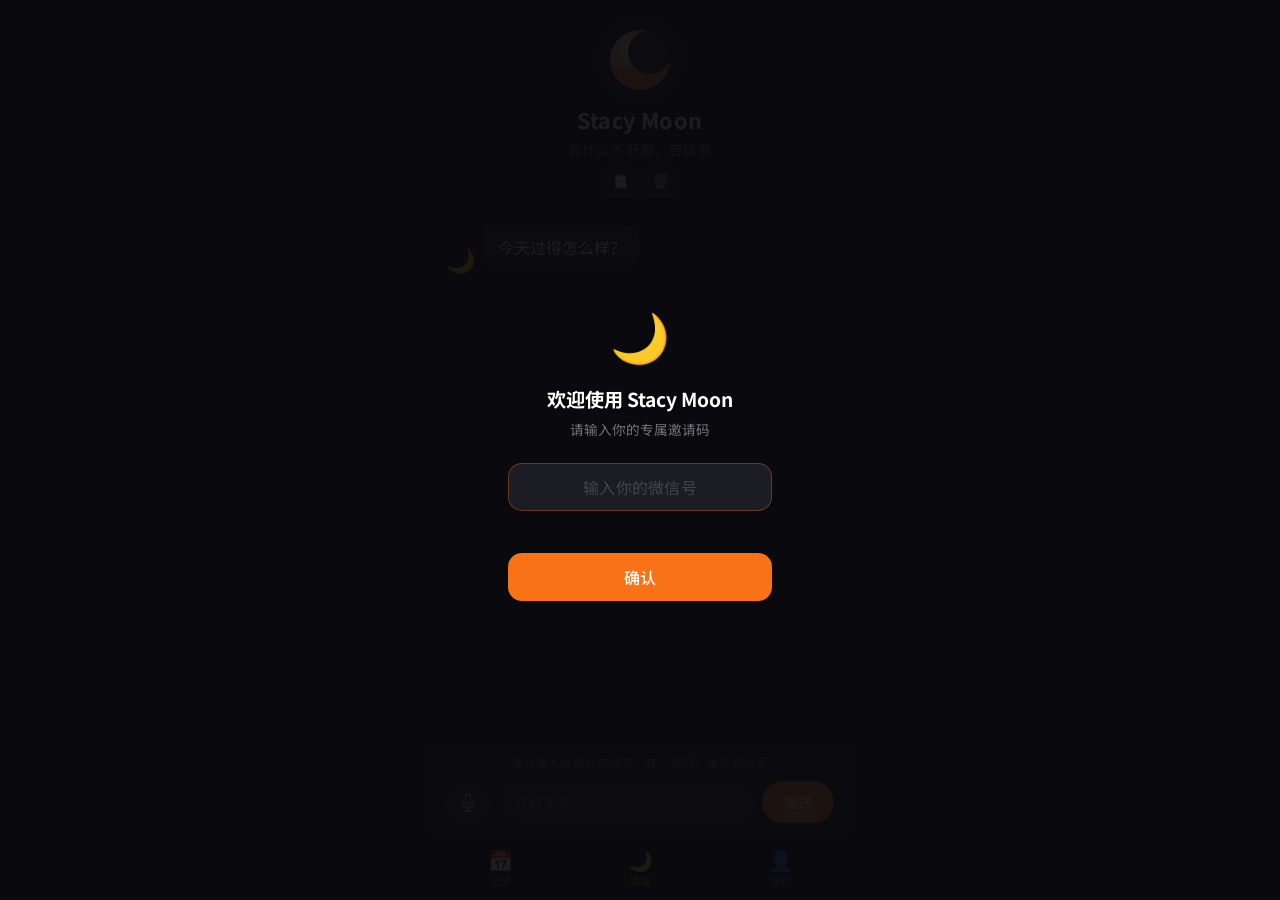
<file: onboarding.html>
<!DOCTYPE html>
<html lang="zh-CN">
<head>
<script>
(function(){
  var s = parseFloat(localStorage.getItem('stacy_font_scale')) || 1;
  document.documentElement.style.fontSize = (16 * s) + 'px';
})();
</script>
  <meta charset="UTF-8">
  <meta name="viewport" content="width=device-width, initial-scale=1.0, maximum-scale=1.0, user-scalable=no">
  <title>Stacy Moon · 了解你</title>
  <link href="https://fonts.googleapis.com/css2?family=Noto+Sans+SC:wght@300;400;500;700&display=swap" rel="stylesheet">
  <style>
    *,*::before,*::after{margin:0;padding:0;box-sizing:border-box}
    :root{
      --bg:#0a0a0f;--accent:#F97316;--accent-glow:rgba(249,115,22,0.25);--text:#e4e4e7;
      --text-muted:#71717a;--surface:#12121a;--border:rgba(255,255,255,0.06);--radius:18px;
    }
    body{
      font-family:'Noto Sans SC',sans-serif;background:var(--bg);color:var(--text);
      max-width:420px;margin:0 auto;height:100dvh;display:flex;flex-direction:column;overflow:hidden;
      -webkit-font-smoothing:antialiased;
    }

    /* ── 进度条 ───────────── */
    .progress-bar-wrap{padding:20px 24px 0;flex-shrink:0}
    .progress-track{height:4px;background:var(--border);border-radius:2px;overflow:hidden}
    .progress-fill{height:100%;background:var(--accent);border-radius:2px;transition:width 0.4s ease}
    .progress-label{display:flex;justify-content:space-between;margin-top:8px;font-size:11px;color:var(--text-muted);letter-spacing:0.5px}

    /* ── 卡片区 ───────────── */
    .card-container{flex:1;overflow:hidden;position:relative}
    .card-track{display:flex;height:100%;transition:transform 0.45s cubic-bezier(.4,0,.2,1);will-change:transform}
    .card{
      flex:0 0 100%;height:100%;display:flex;flex-direction:column;justify-content:center;
      padding:24px 28px 48px;overflow-y:auto;
    }
    .card-emoji{font-size:40px;margin-bottom:16px}
    .card-question{font-size:1.25rem;font-weight:600;color:#fff;line-height:1.5;margin-bottom:24px}
    .card-hint{font-size:0.8rem;color:var(--text-muted);margin-bottom:20px;line-height:1.5}

    /* ── 输入 ─────────────── */
    .text-input{
      width:100%;height:52px;border-radius:14px;border:1px solid rgba(249,115,22,0.25);background:#1c1c24;
      color:#fff;font-family:inherit;font-size:1.1rem;padding:0 16px;outline:none;transition:border-color 0.2s;
    }
    .text-input:focus{border-color:var(--accent)}
    .text-input::placeholder{color:#444}
    .input-pair{display:flex;gap:12px}
    .input-pair .text-input{flex:1}
    .input-unit{color:var(--text-muted);font-size:0.8rem;margin-top:4px;text-align:center}

    /* ── 单选/多选 ────────── */
    .option-list{display:flex;flex-direction:column;gap:10px}
    .option{
      display:flex;align-items:center;gap:12px;padding:14px 16px;border-radius:12px;
      border:1px solid var(--border);background:var(--surface);cursor:pointer;
      font-size:0.95rem;color:var(--text);transition:border-color 0.2s,background 0.2s;
      -webkit-tap-highlight-color:transparent;user-select:none;
    }
    .option.selected{border-color:var(--accent);background:rgba(249,115,22,0.1)}
    .option-radio{width:20px;height:20px;border-radius:50%;border:2px solid var(--text-muted);flex-shrink:0;transition:border-color 0.2s,background 0.2s;display:flex;align-items:center;justify-content:center}
    .option.selected .option-radio{border-color:var(--accent);background:var(--accent)}
    .option.selected .option-radio::after{content:'';width:8px;height:8px;border-radius:50%;background:#fff}
    .option-check{width:20px;height:20px;border-radius:6px;border:2px solid var(--text-muted);flex-shrink:0;transition:border-color 0.2s,background 0.2s;display:flex;align-items:center;justify-content:center}
    .option.selected .option-check{border-color:var(--accent);background:var(--accent)}
    .option.selected .option-check::after{content:'✓';color:#fff;font-size:13px;font-weight:700;line-height:1}
    .inline-input{margin-top:10px;width:100%;font-size:0.9rem}
    .none-option{opacity:0.6}

    /* ── 底部按钮 ─────────── */
    .card-footer{flex-shrink:0;padding:16px 24px 28px;padding-bottom:max(28px,env(safe-area-inset-bottom))}
    .btn-row{display:flex;gap:12px}
    .btn{
      flex:1;height:52px;border-radius:14px;border:none;font-family:inherit;font-size:1rem;font-weight:500;
      cursor:pointer;transition:opacity 0.2s,transform 0.15s;user-select:none;
    }
    .btn-primary{background:var(--accent);color:#fff}
    .btn-primary:active{opacity:0.85;transform:scale(0.97)}
    .btn-secondary{background:transparent;color:var(--text-muted);border:1px solid var(--border)}
    .btn-secondary:active{background:rgba(255,255,255,0.04)}

    .fade-out{opacity:0;pointer-events:none;transition:opacity 0.3s}
    .fade-in{opacity:1}
  </style>
</head>
<body>

<script src="supabase.js"></script>

<div class="progress-bar-wrap">
  <div class="progress-track"><div class="progress-fill" id="progress-fill" style="width:12.5%"></div></div>
  <div class="progress-label"><span id="step-label">第 1 步</span><span>共 8 步</span></div>
</div>

<div class="card-container">
  <div class="card-track" id="card-track"></div>
</div>

<div class="card-footer">
  <div class="btn-row">
    <button class="btn btn-secondary" id="btn-skip" style="display:none">跳过</button>
    <button class="btn btn-primary" id="btn-next">下一步</button>
  </div>
</div>

<script>
// ── 重定向检查 ─────────────────────────────
(function(){
  const inviteCode = localStorage.getItem('stacy_invite_code');
  if (!inviteCode) { window.location.replace('index.html'); return; }
  const profile = JSON.parse(localStorage.getItem('stacy_profile') || 'null');
  // 已有完整档案 → 跳过建档，直接去首页
  if (profile && profile.name) { window.location.replace('index.html'); return; }
})();

// ── 配置 ─────────────────────────────────
const questions = [
  { key:'name', emoji:'👋', q:'你希望我怎么称呼你？', hint:'怎么叫你都行，妈妈、姐、阿姨…', type:'text', required:true },
  { key:'age', emoji:'🕯️', q:'你今年多大岁数？', hint:'这对我理解你的身体很重要', type:'number', placeholder:'请输入年龄' },
  { key:'heightWeight', emoji:'📏', q:'身高和体重大概是多少？', hint:'cm / kg，大概就行', type:'pair', fields:[
    {key:'height',placeholder:'身高 cm'},{key:'weight',placeholder:'体重 kg'}
  ]},
  { key:'period_status', emoji:'🌸', q:'月经现在是什么状态？', type:'radio', options:[
    {label:'还规律', value:'regular'},{label:'开始不规律', value:'irregular'},{label:'已停经', value:'stopped', sub:'period_stopped_howlong', subPlaceholder:'停了多久？例如：2年'}
  ]},
  { key:'symptoms', emoji:'🌡️', q:'有没有这些症状？', hint:'多选，没有就不用选', type:'checkbox', options:[
    {label:'潮热', value:'hot_flash'},{label:'夜间出汗', value:'night_sweat'},{label:'睡眠变差', value:'poor_sleep'},
    {label:'情绪波动', value:'mood_swing'},{label:'关节不舒服', value:'joint_pain'},{label:'脑雾记忆差', value:'brain_fog'},
    {label:'以上都没有', value:'none'}
  ]},
  { key:'exercise', emoji:'🏃', q:'平时有运动习惯吗？', type:'radio', options:[
    {label:'经常（每周3次以上）', value:'frequent'},{label:'偶尔（每周1-2次）', value:'occasional'},{label:'很少或没有', value:'rare'}
  ], subKey:'exercise_type', subPlaceholder:'做什么运动？例如：散步、瑜伽、游泳'},
  { key:'diet', emoji:'🥗', q:'饮食有什么限制或习惯吗？', type:'radio', options:[
    {label:'没有特别', value:'none'},{label:'素食', value:'vegetarian'},{label:'不吃碳水', value:'low_carb'},{label:'16+8间歇断食', value:'intermittent'},{label:'其他', value:'other', sub:'diet_note', subPlaceholder:'请补充'}
  ]},
  { key:'medication', emoji:'💊', q:'在吃什么保健品或药物吗？', hint:'可以不填', type:'text', placeholder:'例如：钙片、维D、降压药…', optional:true }
];

// ── 状态 ─────────────────────────────────
let currentStep = 0;
const totalSteps = questions.length;
const profile = JSON.parse(localStorage.getItem('stacy_profile') || '{}');

// ── 渲染所有卡片 ─────────────────────────
const track = document.getElementById('card-track');
const frag = document.createDocumentFragment();
questions.forEach((q, i) => {
  const card = document.createElement('div');
  card.className = 'card';
  card.innerHTML = buildCardHTML(q, i);
  frag.appendChild(card);
});
track.appendChild(frag);

function buildCardHTML(q, idx) {
  let body = '';
  if (q.emoji) body += `<div class="card-emoji">${q.emoji}</div>`;
  body += `<div class="card-question">${q.q}</div>`;
  if (q.hint) body += `<div class="card-hint">${q.hint}</div>`;

  if (q.type === 'text' || q.type === 'number') {
    const ph = q.placeholder || (q.type === 'number' ? '请输入' : '');
    body += `<input class="text-input value-input" data-key="${q.key}" type="${q.type === 'number' ? 'number' : 'text'}" placeholder="${ph}" inputmode="${q.type === 'number' ? 'numeric' : ''}">`;
  }
  else if (q.type === 'pair') {
    body += `<div class="input-pair">`;
    q.fields.forEach(f => {
      body += `<input class="text-input value-input" data-key="${f.key}" type="number" placeholder="${f.placeholder}" inputmode="decimal">`;
    });
    body += `</div>`;
  }
  else if (q.type === 'radio') {
    body += `<div class="option-list" data-radio-key="${q.key}">`;
    q.options.forEach((o,i) => {
      body += `<div class="option" data-value="${o.value}" data-idx="${idx}">`;
      body += `<div class="option-radio"></div><span>${o.label}</span>`;
      body += `</div>`;
      if (o.sub) {
        body += `<input class="text-input inline-input value-input" data-key="${o.sub}" placeholder="${q.subPlaceholder || o.subPlaceholder || ''}" style="display:none;margin-top:-6px">`;
      }
    });
    body += `</div>`;
    if (q.subKey) {
      body += `<input class="text-input inline-input value-input" data-key="${q.subKey}" placeholder="${q.subPlaceholder || ''}" style="margin-top:12px">`;
    }
  }
  else if (q.type === 'checkbox') {
    body += `<div class="option-list" data-check-key="${q.key}">`;
    q.options.forEach(o => {
      body += `<div class="option" data-value="${o.value}" data-idx="${idx}">`;
      body += `<div class="option-check"></div><span>${o.label}</span></div>`;
    });
    body += `</div>`;
  }
  return body;
}

// ── 导航 ─────────────────────────────────
const btnNext = document.getElementById('btn-next');
const btnSkip = document.getElementById('btn-skip');
const progressFill = document.getElementById('progress-fill');
const stepLabel = document.getElementById('step-label');

function goToStep(n) {
  currentStep = Math.max(0, Math.min(totalSteps - 1, n));
  track.style.transform = `translateX(-${currentStep * 100}%)`;
  progressFill.style.width = `${((currentStep + 1) / totalSteps) * 100}%`;
  stepLabel.textContent = `第 ${currentStep + 1} 步`;

  btnSkip.style.display = currentStep === 0 ? 'none' : '';
  btnNext.textContent = currentStep === totalSteps - 1 ? '完成' : '下一步';

  // 恢复已保存值
  restoreValues(currentStep);
}
goToStep(0);

// ── 选项点击 ─────────────────────────────
document.addEventListener('click', e => {
  const opt = e.target.closest('.option');
  if (!opt) return;
  const idx = parseInt(opt.dataset.idx);
  const radioKey = opt.parentElement?.dataset?.radioKey;
  const checkKey = opt.parentElement?.dataset?.checkKey;

  if (radioKey) {
    // 单选
    const list = opt.parentElement;
    list.querySelectorAll('.option').forEach(o => o.classList.remove('selected'));
    opt.classList.add('selected');
    saveRadioSub(radioKey, questions[idx], opt);
  }
  if (checkKey) {
    // 多选
    opt.classList.toggle('selected');
    if (opt.dataset.value === 'none' && opt.classList.contains('selected')) {
      // 选「以上都没有」→ 清空其他
      opt.parentElement.querySelectorAll('.option').forEach(o => {
        if (o.dataset.value !== 'none') o.classList.remove('selected');
      });
    } else if (opt.classList.contains('selected')) {
      // 选了其他项 → 取消「以上都没有」
      const noneOpt = opt.parentElement.querySelector('.option[data-value="none"]');
      if (noneOpt) noneOpt.classList.remove('selected');
    }
  }
});

function saveRadioSub(key, q, opt) {
  const val = opt.dataset.value;
  // 找关联的 sub 输入框
  const subInput = opt.parentElement.querySelector(`input[data-key="${q.options.find(o=>o.value===val)?.sub || ''}"]`);
  if (subInput) {
    // 隐藏所有 sub 输入
    opt.parentElement.querySelectorAll('.inline-input').forEach(el => el.style.display = 'none');
    subInput.style.display = '';
    subInput.focus();
  } else {
    opt.parentElement.querySelectorAll('.inline-input').forEach(el => el.style.display = 'none');
  }
}

// ── 取值/回显 ────────────────────────────
function collectValues(stepIdx) {
  const q = questions[stepIdx];
  const card = track.children[stepIdx];

  if (q.type === 'text' || q.type === 'number') {
    const inp = card.querySelector('.value-input');
    return inp ? inp.value.trim() : '';
  }
  if (q.type === 'pair') {
    const obj = {};
    q.fields.forEach(f => {
      const inp = card.querySelector(`.value-input[data-key="${f.key}"]`);
      obj[f.key] = inp ? inp.value.trim() : '';
    });
    return obj;
  }
  if (q.type === 'radio') {
    const selected = card.querySelector('.option.selected');
    const val = selected ? selected.dataset.value : '';
    // sub 输入
    const result = { value: val };
    const subInput = card.querySelector('.inline-input.value-input');
    if (subInput) result[subInput.dataset.key] = subInput.value.trim();
    if (q.subKey) {
      const subInp = card.querySelector(`.value-input[data-key="${q.subKey}"]`);
      if (subInp) result[q.subKey] = subInp.value.trim();
    }
    return result;
  }
  if (q.type === 'checkbox') {
    const selected = [...card.querySelectorAll('.option.selected')].map(o => o.dataset.value);
    return selected;
  }
  return '';
}

function restoreValues(stepIdx) {
  const q = questions[stepIdx];
  const card = track.children[stepIdx];
  const saved = profile[q.key];

  if (q.type === 'text' || q.type === 'number') {
    const inp = card.querySelector('.value-input');
    if (inp && saved !== undefined && saved !== null) inp.value = saved;
  }
  if (q.type === 'pair' && saved) {
    q.fields.forEach(f => {
      const inp = card.querySelector(`.value-input[data-key="${f.key}"]`);
      if (inp && saved[f.key]) inp.value = saved[f.key];
    });
  }
  if (q.type === 'radio' && saved) {
    const val = typeof saved === 'object' ? saved.value : saved;
    const opt = card.querySelector(`.option[data-value="${val}"]`);
    if (opt) {
      card.querySelectorAll('.option').forEach(o => o.classList.remove('selected'));
      opt.classList.add('selected');
      // 恢复 sub 输入
      if (typeof saved === 'object') {
        const subInput = card.querySelector('.inline-input.value-input');
        if (subInput && saved[subInput.dataset.key]) {
          subInput.value = saved[subInput.dataset.key];
          subInput.style.display = '';
        }
      }
    }
  }
  if (q.type === 'checkbox' && Array.isArray(saved)) {
    card.querySelectorAll('.option').forEach(o => o.classList.remove('selected'));
    saved.forEach(v => {
      const opt = card.querySelector(`.option[data-value="${v}"]`);
      if (opt) opt.classList.add('selected');
    });
  }
}

// ── 按钮 ─────────────────────────────────
btnNext.addEventListener('click', () => {
  const q = questions[currentStep];

  // 必填校验
  if (q.required && !validateRequired(q)) return;

  saveCurrentStep();

  if (currentStep >= totalSteps - 1) {
    window.location.href = 'index.html';
    return;
  }
  goToStep(currentStep + 1);
});

function validateRequired(q) {
  const val = collectValues(currentStep);
  let empty = false;
  if (typeof val === 'string') empty = !val;
  else if (q.type === 'radio') empty = !val.value && !val[q.subKey];
  else if (q.type === 'pair') empty = !val[q.fields[0].key] && !val[q.fields[1].key];
  if (empty) {
    const card = track.children[currentStep];
    card.style.transform = 'translateX(-4px)';
    setTimeout(() => card.style.transform = '', 100);
    setTimeout(() => card.style.transform = 'translateX(4px)', 200);
    setTimeout(() => card.style.transform = '', 300);
    return false;
  }
  return true;
}

function saveCurrentStep() {
  const val = collectValues(currentStep);
  const q = questions[currentStep];
  if (q.type === 'pair') {
    q.fields.forEach(f => { profile[f.key] = val[f.key]; });
  } else if (q.type === 'radio') {
    profile[q.key] = val.value || '';
    if (val[q.subKey]) profile[q.subKey] = val[q.subKey];
    if (typeof val === 'object') {
      Object.keys(val).forEach(k => { if (k !== 'value' && val[k]) profile[k] = val[k]; });
    }
  } else if (q.type === 'checkbox') {
    profile[q.key] = val;
  } else {
    profile[q.key] = val;
  }
  localStorage.setItem('stacy_profile', JSON.stringify(profile));

  // 同步到 Supabase，防止桌面快捷方式丢失
  const code = localStorage.getItem('stacy_invite_code');
  if (code) {
    fetch(`${window.SUPABASE_URL}/rest/v1/profiles`, {
      method: 'POST',
      headers: {
        'Content-Type': 'application/json',
        'apikey': window.SUPABASE_KEY,
        'Authorization': `Bearer ${window.SUPABASE_KEY}`,
        'Prefer': 'resolution=merge'
      },
      body: JSON.stringify({
        code: code,
        profile: profile,
        updated_at: new Date().toISOString()
      })
    }).catch(() => {});
  }
}

btnSkip.addEventListener('click', () => {
  if (currentStep < totalSteps - 1) {
    saveCurrentStep();
    goToStep(currentStep + 1);
  }
});

// ── 键盘回车 ─────────────────────────────
document.addEventListener('keydown', e => {
  if (e.key === 'Enter' && e.target.tagName === 'INPUT') {
    btnNext.click();
  }
});
</script>
</body>
</html>
</file>
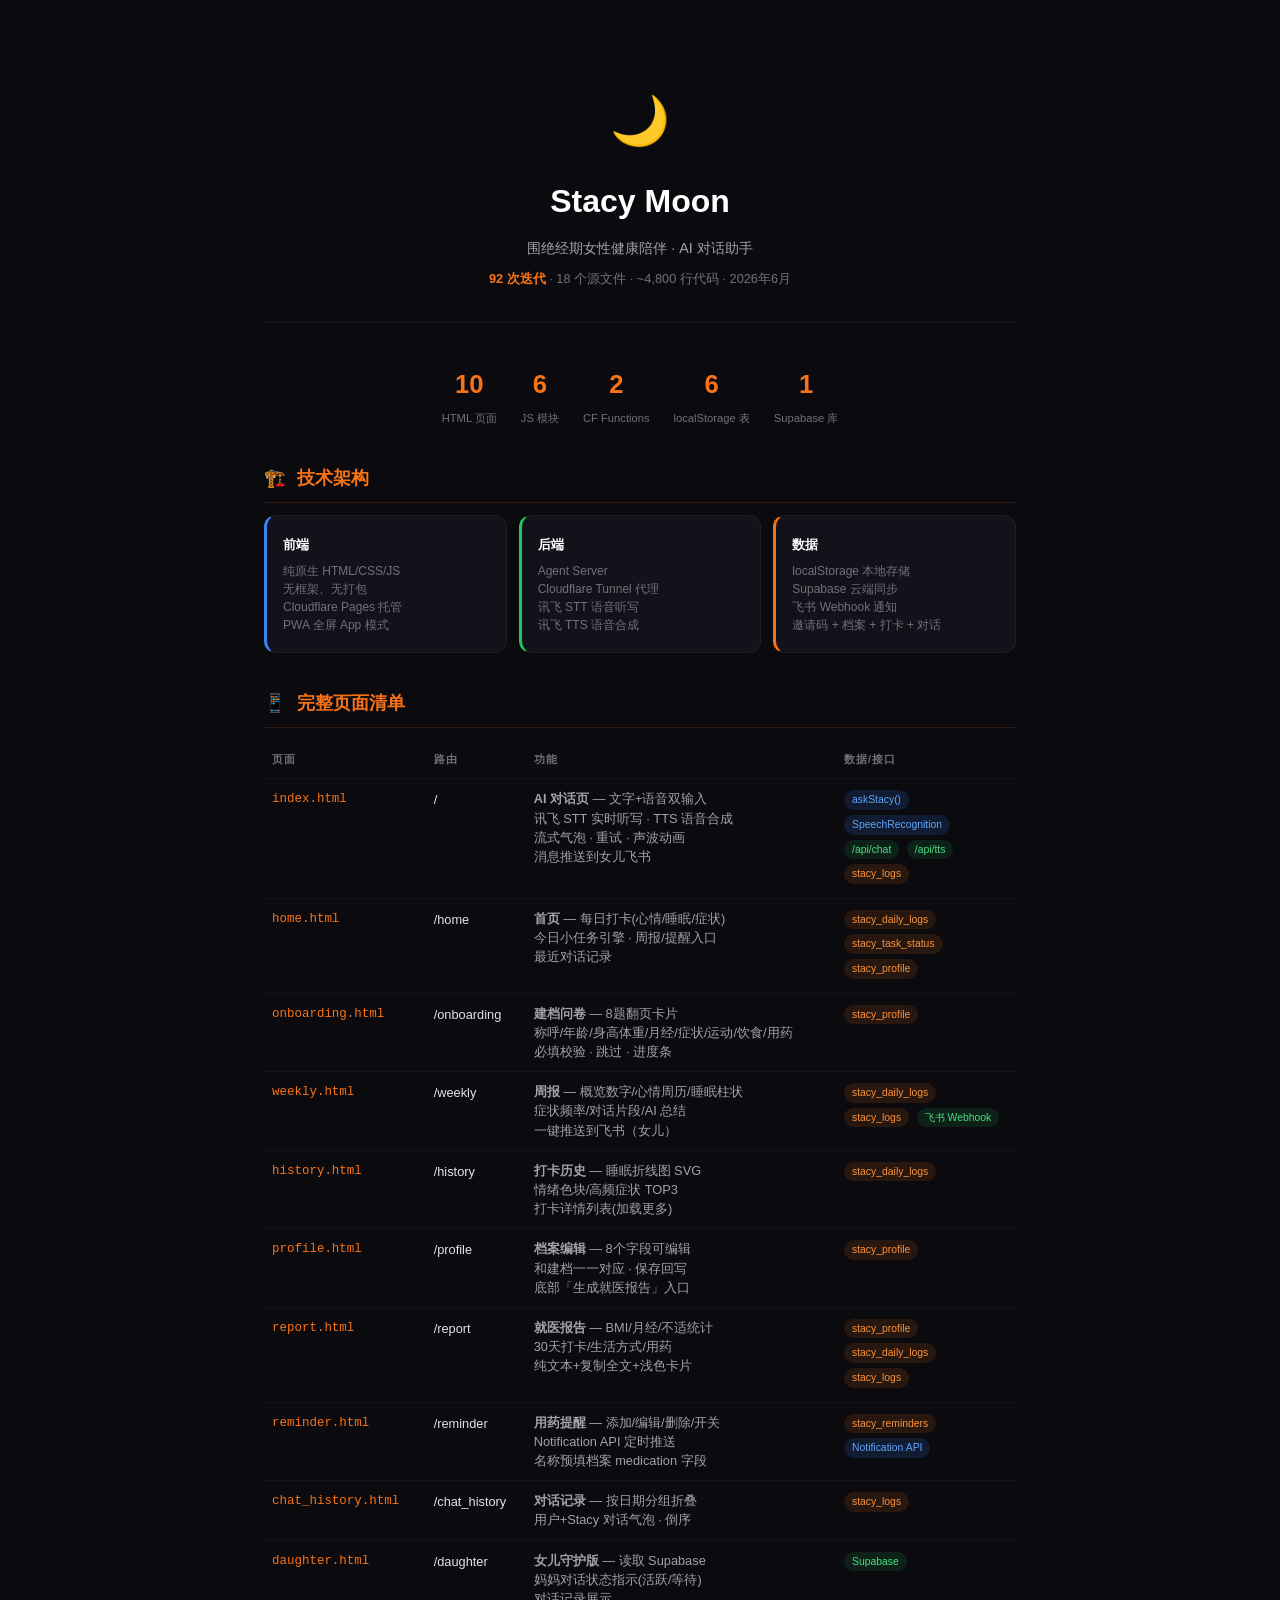
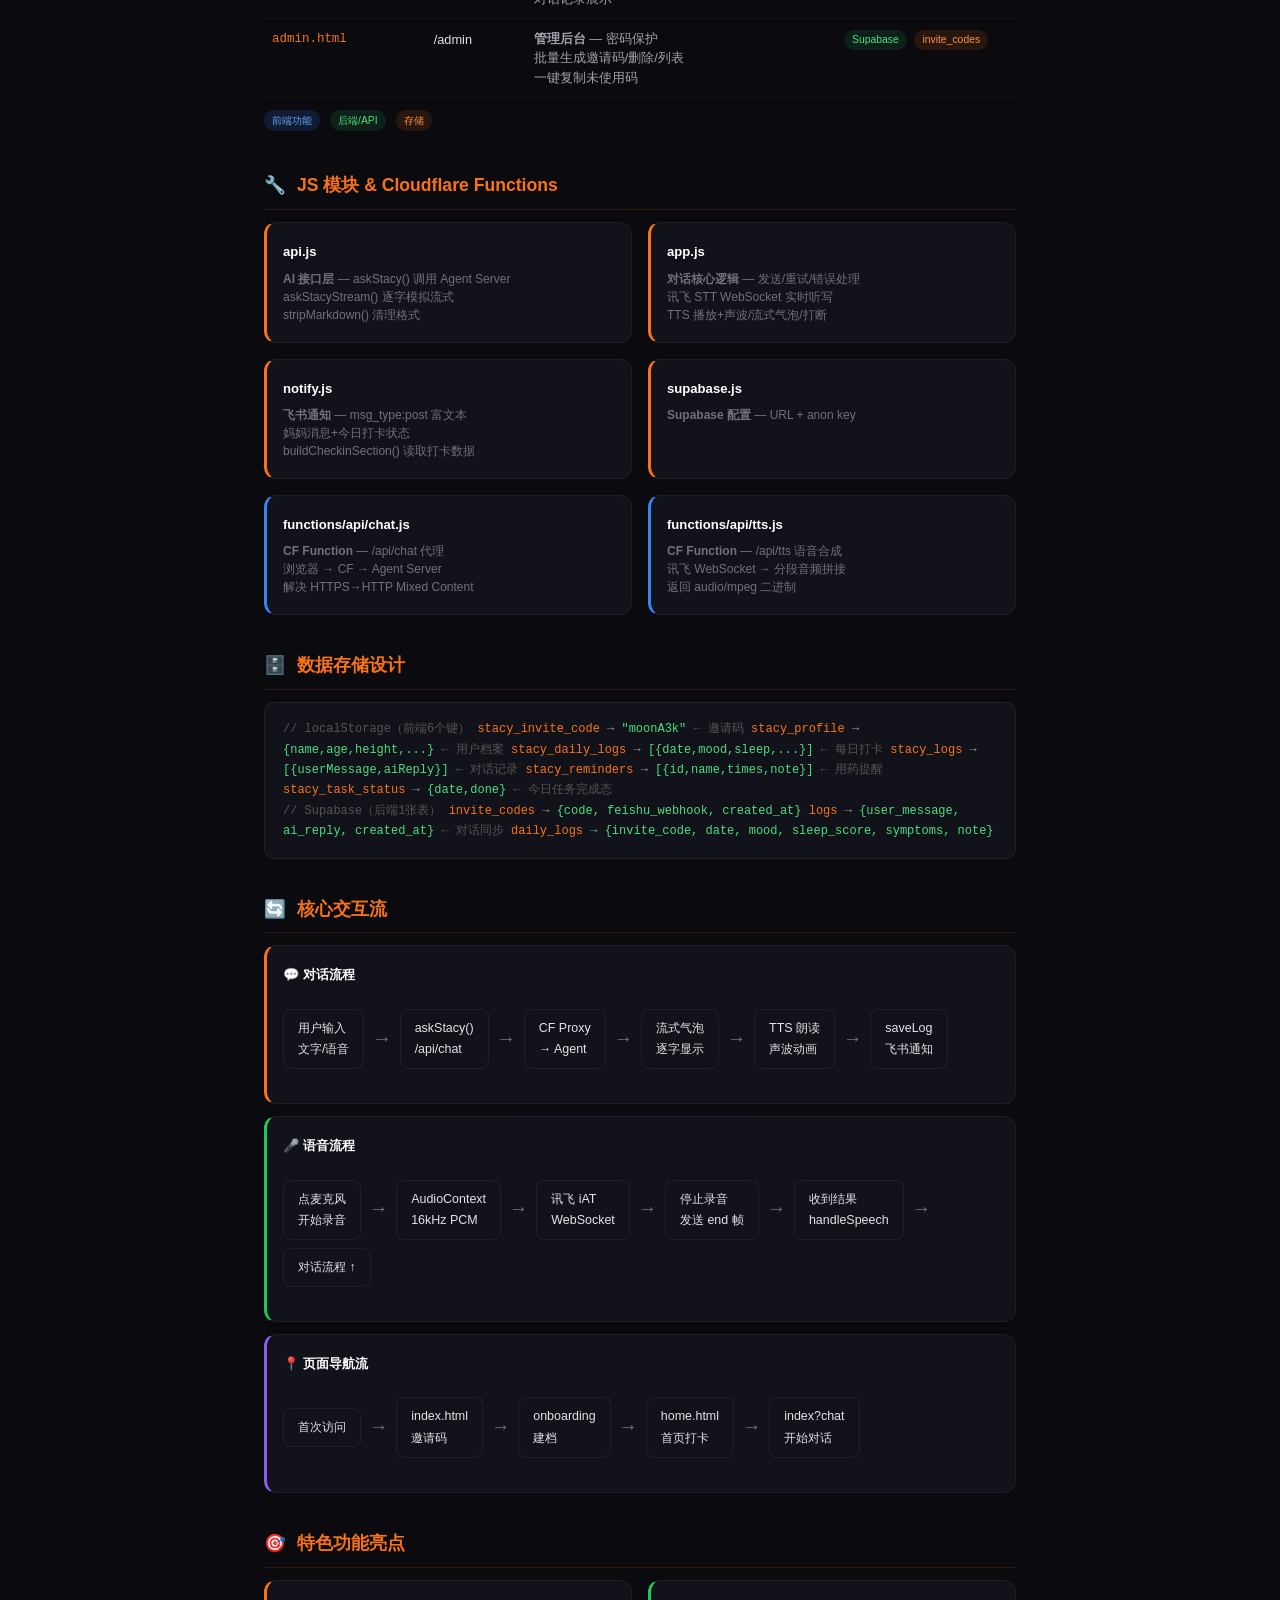
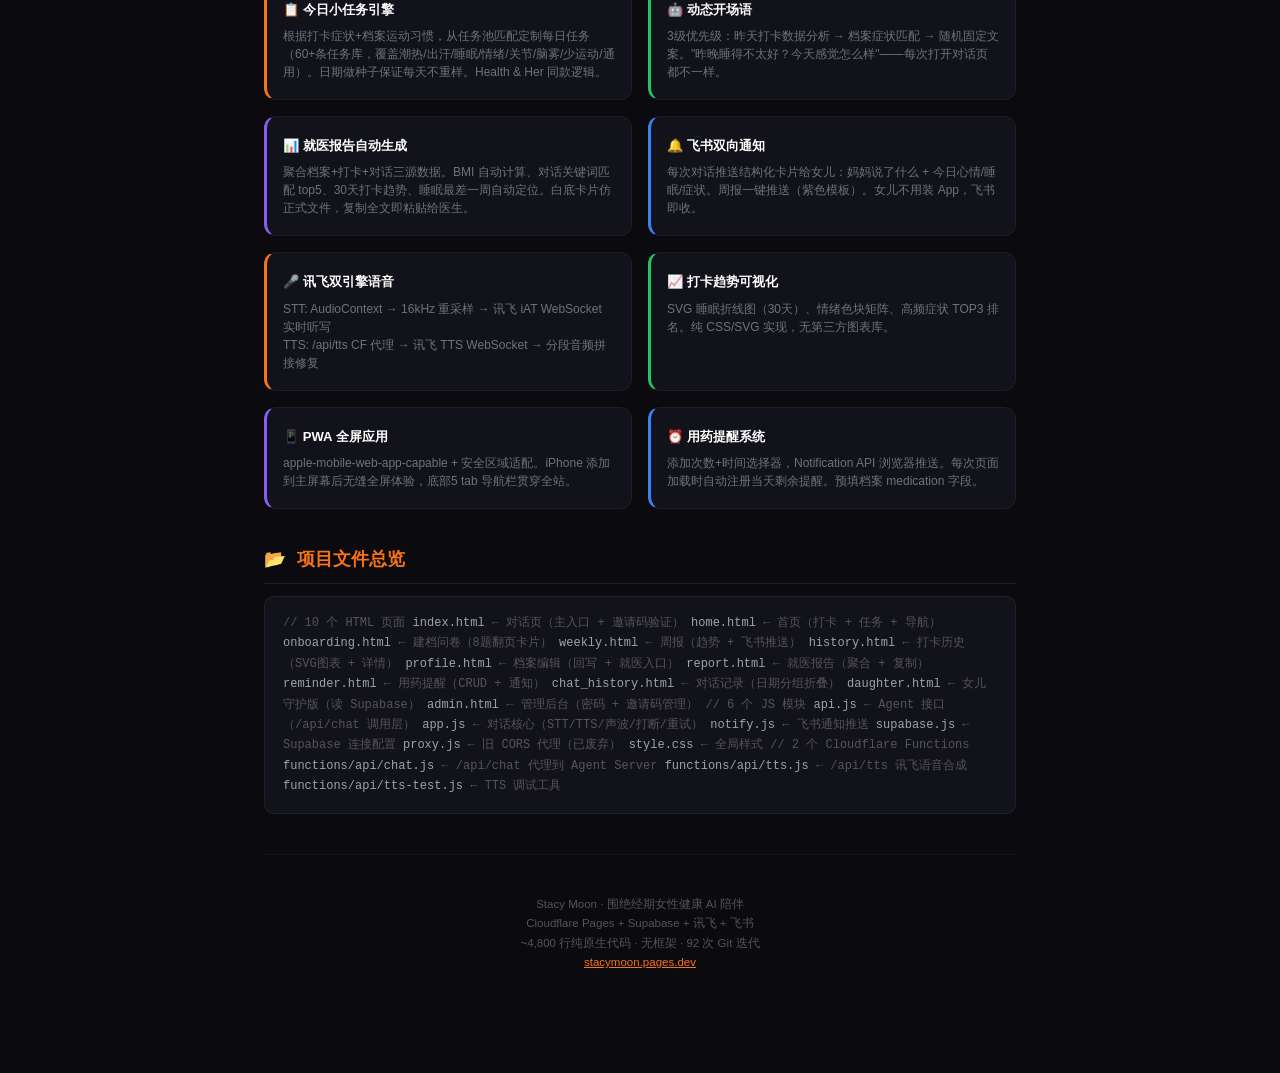
<file: OVERVIEW.html>
<!DOCTYPE html>
<html lang="zh-CN">
<head>
<script>
(function(){
  var s = parseFloat(localStorage.getItem('stacy_font_scale')) || 1;
  document.documentElement.style.fontSize = (16 * s) + 'px';
})();
</script>
<meta charset="UTF-8">
<meta name="viewport" content="width=device-width, initial-scale=1.0">
<title>Stacy Moon · 功能说明</title>
<style>
  *,*::before,*::after{margin:0;padding:0;box-sizing:border-box}
  body{
    font-family:'Noto Sans SC',-apple-system,sans-serif;background:#0a0a0f;color:#e4e4e7;
    max-width:800px;margin:0 auto;padding:40px 24px 80px;line-height:1.7;
    -webkit-font-smoothing:antialiased;
  }
  @import url('https://fonts.googleapis.com/css2?family=Noto+Sans+SC:wght@300;400;500;700&display=swap');

  .hero{text-align:center;padding:40px 0 32px;border-bottom:1px solid rgba(255,255,255,0.06);margin-bottom:40px}
  .hero h1{font-size:2rem;color:#fff;margin-bottom:8px}
  .hero .moon{font-size:48px;margin-bottom:12px}
  .hero .meta{font-size:0.8rem;color:#71717a}
  .hero .meta span{color:#F97316;font-weight:600}

  h2{font-size:1.1rem;color:#F97316;margin:36px 0 12px;padding-bottom:8px;border-bottom:1px solid rgba(249,115,22,0.15)}
  h2 .emoji{margin-right:6px}
  h3{font-size:0.9rem;color:#fff;margin:16px 0 8px}
  p{font-size:0.85rem;color:#a1a1aa;margin-bottom:8px}

  .grid2{display:grid;grid-template-columns:1fr 1fr;gap:16px}
  .grid3{display:grid;grid-template-columns:1fr 1fr 1fr;gap:12px}
  @media (max-width:600px){.grid2,.grid3{grid-template-columns:1fr}}

  .card{
    background:#12121a;border:1px solid rgba(255,255,255,0.05);border-radius:12px;padding:18px 16px;
  }
  .card.orange{border-left:3px solid #F97316}
  .card.green{border-left:3px solid #22c55e}
  .card.purple{border-left:3px solid #8B5CF6}
  .card.blue{border-left:3px solid #3B82F6}
  .card-title{font-size:0.82rem;color:#fff;font-weight:600;margin-bottom:6px}
  .card-desc{font-size:0.75rem;color:#71717a;line-height:1.5}

  .flow{display:flex;align-items:center;gap:8px;flex-wrap:wrap;padding:16px 0}
  .flow-step{background:#12121a;border:1px solid rgba(255,255,255,0.06);border-radius:8px;padding:8px 14px;font-size:0.78rem;color:#e4e4e7}
  .flow-arrow{color:#71717a;font-size:1.2rem}

  .page-table{width:100%;border-collapse:collapse}
  .page-table th{font-size:0.68rem;color:#71717a;text-align:left;padding:10px 8px;border-bottom:1px solid rgba(255,255,255,0.04);letter-spacing:1px;text-transform:uppercase}
  .page-table td{font-size:0.8rem;padding:10px 8px;border-bottom:1px solid rgba(255,255,255,0.03);vertical-align:top}
  .page-table .file{font-family:'SF Mono',monospace;color:#F97316;font-size:0.78rem;white-space:nowrap}
  .page-table .desc{color:#a1a1aa;line-height:1.5}

  .tag{display:inline-block;padding:2px 8px;border-radius:10px;font-size:0.65rem;font-weight:500;margin-right:4px;margin-bottom:4px}
  .tag-fe{background:rgba(59,130,246,0.15);color:#60a5fa}
  .tag-be{background:rgba(34,197,94,0.12);color:#4ade80}
  .tag-data{background:rgba(249,115,22,0.12);color:#fb923c}

  .stat-row{display:flex;gap:24px;margin-bottom:20px;flex-wrap:wrap}
  .stat{text-align:center}
  .stat-num{font-size:1.6rem;font-weight:700;color:#F97316}
  .stat-label{font-size:0.7rem;color:#71717a;margin-top:2px}

  .code-block{background:#12121a;border:1px solid rgba(255,255,255,0.06);border-radius:10px;padding:16px 18px;font-family:'SF Mono',monospace;font-size:0.75rem;line-height:1.7;overflow-x:auto;color:#a1a1aa;margin:12px 0}
  .code-block .key{color:#F97316}
  .code-block .val{color:#4ade80}
  .code-block .comment{color:#555}

  .footer{text-align:center;padding:40px 0 20px;border-top:1px solid rgba(255,255,255,0.04);margin-top:40px;color:#555;font-size:0.72rem}
</style>
</head>
<body>

<div class="hero">
  <div class="moon">🌙</div>
  <h1>Stacy Moon</h1>
  <p style="color:#a1a1aa;font-size:0.9rem">围绝经期女性健康陪伴 · AI 对话助手</p>
  <div class="meta"><span>92 次迭代</span> · 18 个源文件 · ~4,800 行代码 · 2026年6月</div>
</div>

<div class="stat-row" style="justify-content:center">
  <div class="stat"><div class="stat-num">10</div><div class="stat-label">HTML 页面</div></div>
  <div class="stat"><div class="stat-num">6</div><div class="stat-label">JS 模块</div></div>
  <div class="stat"><div class="stat-num">2</div><div class="stat-label">CF Functions</div></div>
  <div class="stat"><div class="stat-num">6</div><div class="stat-label">localStorage 表</div></div>
  <div class="stat"><div class="stat-num">1</div><div class="stat-label">Supabase 库</div></div>
</div>

<h2><span class="emoji">🏗️</span> 技术架构</h2>

<div class="grid3">
  <div class="card blue">
    <div class="card-title">前端</div>
    <div class="card-desc">纯原生 HTML/CSS/JS<br>无框架、无打包<br>Cloudflare Pages 托管<br>PWA 全屏 App 模式</div>
  </div>
  <div class="card green">
    <div class="card-title">后端</div>
    <div class="card-desc">Agent Server<br>Cloudflare Tunnel 代理<br>讯飞 STT 语音听写<br>讯飞 TTS 语音合成</div>
  </div>
  <div class="card orange">
    <div class="card-title">数据</div>
    <div class="card-desc">localStorage 本地存储<br>Supabase 云端同步<br>飞书 Webhook 通知<br>邀请码 + 档案 + 打卡 + 对话</div>
  </div>
</div>

<h2><span class="emoji">📱</span> 完整页面清单</h2>

<table class="page-table">
  <thead><tr><th>页面</th><th>路由</th><th>功能</th><th style="width:180px">数据/接口</th></tr></thead>
  <tbody>
    <tr>
      <td class="file">index.html</td>
      <td>/</td>
      <td class="desc"><strong>AI 对话页</strong> — 文字+语音双输入<br>讯飞 STT 实时听写 · TTS 语音合成<br>流式气泡 · 重试 · 声波动画<br>消息推送到女儿飞书</td>
      <td class="desc">
        <span class="tag tag-fe">askStacy()</span>
        <span class="tag tag-fe">SpeechRecognition</span>
        <span class="tag tag-be">/api/chat</span>
        <span class="tag tag-be">/api/tts</span>
        <span class="tag tag-data">stacy_logs</span>
      </td>
    </tr>
    <tr>
      <td class="file">home.html</td>
      <td>/home</td>
      <td class="desc"><strong>首页</strong> — 每日打卡(心情/睡眠/症状)<br>今日小任务引擎 · 周报/提醒入口<br>最近对话记录</td>
      <td class="desc">
        <span class="tag tag-data">stacy_daily_logs</span>
        <span class="tag tag-data">stacy_task_status</span>
        <span class="tag tag-data">stacy_profile</span>
      </td>
    </tr>
    <tr>
      <td class="file">onboarding.html</td>
      <td>/onboarding</td>
      <td class="desc"><strong>建档问卷</strong> — 8题翻页卡片<br>称呼/年龄/身高体重/月经/症状/运动/饮食/用药<br>必填校验 · 跳过 · 进度条</td>
      <td class="desc">
        <span class="tag tag-data">stacy_profile</span>
      </td>
    </tr>
    <tr>
      <td class="file">weekly.html</td>
      <td>/weekly</td>
      <td class="desc"><strong>周报</strong> — 概览数字/心情周历/睡眠柱状<br>症状频率/对话片段/AI 总结<br>一键推送到飞书（女儿）</td>
      <td class="desc">
        <span class="tag tag-data">stacy_daily_logs</span>
        <span class="tag tag-data">stacy_logs</span>
        <span class="tag tag-be">飞书 Webhook</span>
      </td>
    </tr>
    <tr>
      <td class="file">history.html</td>
      <td>/history</td>
      <td class="desc"><strong>打卡历史</strong> — 睡眠折线图 SVG<br>情绪色块/高频症状 TOP3<br>打卡详情列表(加载更多)</td>
      <td class="desc">
        <span class="tag tag-data">stacy_daily_logs</span>
      </td>
    </tr>
    <tr>
      <td class="file">profile.html</td>
      <td>/profile</td>
      <td class="desc"><strong>档案编辑</strong> — 8个字段可编辑<br>和建档一一对应 · 保存回写<br>底部「生成就医报告」入口</td>
      <td class="desc">
        <span class="tag tag-data">stacy_profile</span>
      </td>
    </tr>
    <tr>
      <td class="file">report.html</td>
      <td>/report</td>
      <td class="desc"><strong>就医报告</strong> — BMI/月经/不适统计<br>30天打卡/生活方式/用药<br>纯文本+复制全文+浅色卡片</td>
      <td class="desc">
        <span class="tag tag-data">stacy_profile</span>
        <span class="tag tag-data">stacy_daily_logs</span>
        <span class="tag tag-data">stacy_logs</span>
      </td>
    </tr>
    <tr>
      <td class="file">reminder.html</td>
      <td>/reminder</td>
      <td class="desc"><strong>用药提醒</strong> — 添加/编辑/删除/开关<br>Notification API 定时推送<br>名称预填档案 medication 字段</td>
      <td class="desc">
        <span class="tag tag-data">stacy_reminders</span>
        <span class="tag tag-fe">Notification API</span>
      </td>
    </tr>
    <tr>
      <td class="file">chat_history.html</td>
      <td>/chat_history</td>
      <td class="desc"><strong>对话记录</strong> — 按日期分组折叠<br>用户+Stacy 对话气泡 · 倒序</td>
      <td class="desc">
        <span class="tag tag-data">stacy_logs</span>
      </td>
    </tr>
    <tr>
      <td class="file">daughter.html</td>
      <td>/daughter</td>
      <td class="desc"><strong>女儿守护版</strong> — 读取 Supabase<br>妈妈对话状态指示(活跃/等待)<br>对话记录展示</td>
      <td class="desc">
        <span class="tag tag-be">Supabase</span>
      </td>
    </tr>
    <tr>
      <td class="file">admin.html</td>
      <td>/admin</td>
      <td class="desc"><strong>管理后台</strong> — 密码保护<br>批量生成邀请码/删除/列表<br>一键复制未使用码</td>
      <td class="desc">
        <span class="tag tag-be">Supabase</span>
        <span class="tag tag-data">invite_codes</span>
      </td>
    </tr>
  </tbody>
</table>

<div style="margin-top:12px;display:flex;flex-wrap:wrap;gap:6px">
  <span class="tag tag-fe">前端功能</span><span class="tag tag-be">后端/API</span><span class="tag tag-data">存储</span>
</div>

<h2><span class="emoji">🔧</span> JS 模块 & Cloudflare Functions</h2>

<div class="grid2">
  <div class="card orange">
    <div class="card-title">api.js</div>
    <div class="card-desc"><strong>AI 接口层</strong> — askStacy() 调用 Agent Server<br>askStacyStream() 逐字模拟流式<br>stripMarkdown() 清理格式</div>
  </div>
  <div class="card orange">
    <div class="card-title">app.js</div>
    <div class="card-desc"><strong>对话核心逻辑</strong> — 发送/重试/错误处理<br>讯飞 STT WebSocket 实时听写<br>TTS 播放+声波/流式气泡/打断</div>
  </div>
  <div class="card orange">
    <div class="card-title">notify.js</div>
    <div class="card-desc"><strong>飞书通知</strong> — msg_type:post 富文本<br>妈妈消息+今日打卡状态<br>buildCheckinSection() 读取打卡数据</div>
  </div>
  <div class="card orange">
    <div class="card-title">supabase.js</div>
    <div class="card-desc"><strong>Supabase 配置</strong> — URL + anon key</div>
  </div>
  <div class="card blue">
    <div class="card-title">functions/api/chat.js</div>
    <div class="card-desc"><strong>CF Function</strong> — /api/chat 代理<br>浏览器 → CF → Agent Server<br>解决 HTTPS→HTTP Mixed Content</div>
  </div>
  <div class="card blue">
    <div class="card-title">functions/api/tts.js</div>
    <div class="card-desc"><strong>CF Function</strong> — /api/tts 语音合成<br>讯飞 WebSocket → 分段音频拼接<br>返回 audio/mpeg 二进制</div>
  </div>
</div>

<h2><span class="emoji">🗄️</span> 数据存储设计</h2>

<div class="code-block">
<span class="comment">// localStorage（前端6个键）</span>
<span class="key">stacy_invite_code</span>   → <span class="val">"moonA3k"</span>              <span class="comment">← 邀请码</span>
<span class="key">stacy_profile</span>        → <span class="val">{name,age,height,...}</span>  <span class="comment">← 用户档案</span>
<span class="key">stacy_daily_logs</span>     → <span class="val">[{date,mood,sleep,...}]</span> <span class="comment">← 每日打卡</span>
<span class="key">stacy_logs</span>           → <span class="val">[{userMessage,aiReply}]</span> <span class="comment">← 对话记录</span>
<span class="key">stacy_reminders</span>      → <span class="val">[{id,name,times,note}]</span> <span class="comment">← 用药提醒</span>
<span class="key">stacy_task_status</span>    → <span class="val">{date,done}</span>            <span class="comment">← 今日任务完成态</span>
<br>
<span class="comment">// Supabase（后端1张表）</span>
<span class="key">invite_codes</span>  → <span class="val">{code, feishu_webhook, created_at}</span>
<span class="key">logs</span>           → <span class="val">{user_message, ai_reply, created_at}</span>  <span class="comment">← 对话同步</span>
<span class="key">daily_logs</span>     → <span class="val">{invite_code, date, mood, sleep_score, symptoms, note}</span>
</div>

<h2><span class="emoji">🔄</span> 核心交互流</h2>

<div class="card orange" style="margin-bottom:12px">
  <div class="card-title">💬 对话流程</div>
  <div class="flow">
    <div class="flow-step">用户输入<br>文字/语音</div>
    <span class="flow-arrow">→</span>
    <div class="flow-step">askStacy()<br>/api/chat</div>
    <span class="flow-arrow">→</span>
    <div class="flow-step">CF Proxy<br>→ Agent</div>
    <span class="flow-arrow">→</span>
    <div class="flow-step">流式气泡<br>逐字显示</div>
    <span class="flow-arrow">→</span>
    <div class="flow-step">TTS 朗读<br>声波动画</div>
    <span class="flow-arrow">→</span>
    <div class="flow-step">saveLog<br>飞书通知</div>
  </div>
</div>

<div class="card green" style="margin-bottom:12px">
  <div class="card-title">🎤 语音流程</div>
  <div class="flow">
    <div class="flow-step">点麦克风<br>开始录音</div>
    <span class="flow-arrow">→</span>
    <div class="flow-step">AudioContext<br>16kHz PCM</div>
    <span class="flow-arrow">→</span>
    <div class="flow-step">讯飞 iAT<br>WebSocket</div>
    <span class="flow-arrow">→</span>
    <div class="flow-step">停止录音<br>发送 end 帧</div>
    <span class="flow-arrow">→</span>
    <div class="flow-step">收到结果<br>handleSpeech</div>
    <span class="flow-arrow">→</span>
    <div class="flow-step">对话流程 ↑</div>
  </div>
</div>

<div class="card purple" style="margin-bottom:12px">
  <div class="card-title">📍 页面导航流</div>
  <div class="flow">
    <div class="flow-step">首次访问</div>
    <span class="flow-arrow">→</span>
    <div class="flow-step">index.html<br>邀请码</div>
    <span class="flow-arrow">→</span>
    <div class="flow-step">onboarding<br>建档</div>
    <span class="flow-arrow">→</span>
    <div class="flow-step">home.html<br>首页打卡</div>
    <span class="flow-arrow">→</span>
    <div class="flow-step">index?chat<br>开始对话</div>
  </div>
</div>

<h2><span class="emoji">🎯</span> 特色功能亮点</h2>

<div class="grid2">
  <div class="card orange">
    <div class="card-title">📋 今日小任务引擎</div>
    <div class="card-desc">根据打卡症状+档案运动习惯，从任务池匹配定制每日任务（60+条任务库，覆盖潮热/出汗/睡眠/情绪/关节/脑雾/少运动/通用）。日期做种子保证每天不重样。Health & Her 同款逻辑。</div>
  </div>
  <div class="card green">
    <div class="card-title">🤖 动态开场语</div>
    <div class="card-desc">3级优先级：昨天打卡数据分析 → 档案症状匹配 → 随机固定文案。"昨晚睡得不太好？今天感觉怎么样"——每次打开对话页都不一样。</div>
  </div>
  <div class="card purple">
    <div class="card-title">📊 就医报告自动生成</div>
    <div class="card-desc">聚合档案+打卡+对话三源数据。BMI 自动计算、对话关键词匹配 top5、30天打卡趋势、睡眠最差一周自动定位。白底卡片仿正式文件，复制全文即粘贴给医生。</div>
  </div>
  <div class="card blue">
    <div class="card-title">🔔 飞书双向通知</div>
    <div class="card-desc">每次对话推送结构化卡片给女儿：妈妈说了什么 + 今日心情/睡眠/症状。周报一键推送（紫色模板）。女儿不用装 App，飞书即收。</div>
  </div>
  <div class="card orange">
    <div class="card-title">🎤 讯飞双引擎语音</div>
    <div class="card-desc">STT: AudioContext → 16kHz 重采样 → 讯飞 iAT WebSocket 实时听写<br>TTS: /api/tts CF 代理 → 讯飞 TTS WebSocket → 分段音频拼接修复</div>
  </div>
  <div class="card green">
    <div class="card-title">📈 打卡趋势可视化</div>
    <div class="card-desc">SVG 睡眠折线图（30天）、情绪色块矩阵、高频症状 TOP3 排名。纯 CSS/SVG 实现，无第三方图表库。</div>
  </div>
  <div class="card purple">
    <div class="card-title">📱 PWA 全屏应用</div>
    <div class="card-desc">apple-mobile-web-app-capable + 安全区域适配。iPhone 添加到主屏幕后无缝全屏体验，底部5 tab 导航栏贯穿全站。</div>
  </div>
  <div class="card blue">
    <div class="card-title">⏰ 用药提醒系统</div>
    <div class="card-desc">添加次数+时间选择器，Notification API 浏览器推送。每次页面加载时自动注册当天剩余提醒。预填档案 medication 字段。</div>
  </div>
</div>

<h2><span class="emoji">📂</span> 项目文件总览</h2>

<div class="code-block">
<span class="comment">// 10 个 HTML 页面</span>
index.html          <span class="comment">← 对话页（主入口 + 邀请码验证）</span>
home.html           <span class="comment">← 首页（打卡 + 任务 + 导航）</span>
onboarding.html     <span class="comment">← 建档问卷（8题翻页卡片）</span>
weekly.html         <span class="comment">← 周报（趋势 + 飞书推送）</span>
history.html        <span class="comment">← 打卡历史（SVG图表 + 详情）</span>
profile.html        <span class="comment">← 档案编辑（回写 + 就医入口）</span>
report.html         <span class="comment">← 就医报告（聚合 + 复制）</span>
reminder.html       <span class="comment">← 用药提醒（CRUD + 通知）</span>
chat_history.html   <span class="comment">← 对话记录（日期分组折叠）</span>
daughter.html       <span class="comment">← 女儿守护版（读 Supabase）</span>
admin.html          <span class="comment">← 管理后台（密码 + 邀请码管理）</span>

<span class="comment">// 6 个 JS 模块</span>
api.js              <span class="comment">← Agent 接口（/api/chat 调用层）</span>
app.js              <span class="comment">← 对话核心（STT/TTS/声波/打断/重试）</span>
notify.js           <span class="comment">← 飞书通知推送</span>
supabase.js         <span class="comment">← Supabase 连接配置</span>
proxy.js            <span class="comment">← 旧 CORS 代理（已废弃）</span>
style.css           <span class="comment">← 全局样式</span>

<span class="comment">// 2 个 Cloudflare Functions</span>
functions/api/chat.js   <span class="comment">← /api/chat 代理到 Agent Server</span>
functions/api/tts.js    <span class="comment">← /api/tts 讯飞语音合成</span>
functions/api/tts-test.js  <span class="comment">← TTS 调试工具</span>
</div>

<div class="footer">
  Stacy Moon · 围绝经期女性健康 AI 陪伴<br>
  Cloudflare Pages + Supabase + 讯飞 + 飞书<br>
  ~4,800 行纯原生代码 · 无框架 · 92 次 Git 迭代<br>
  <a href="https://stacymoon.pages.dev" style="color:#F97316">stacymoon.pages.dev</a>
</div>

</body>
</html>
</file>
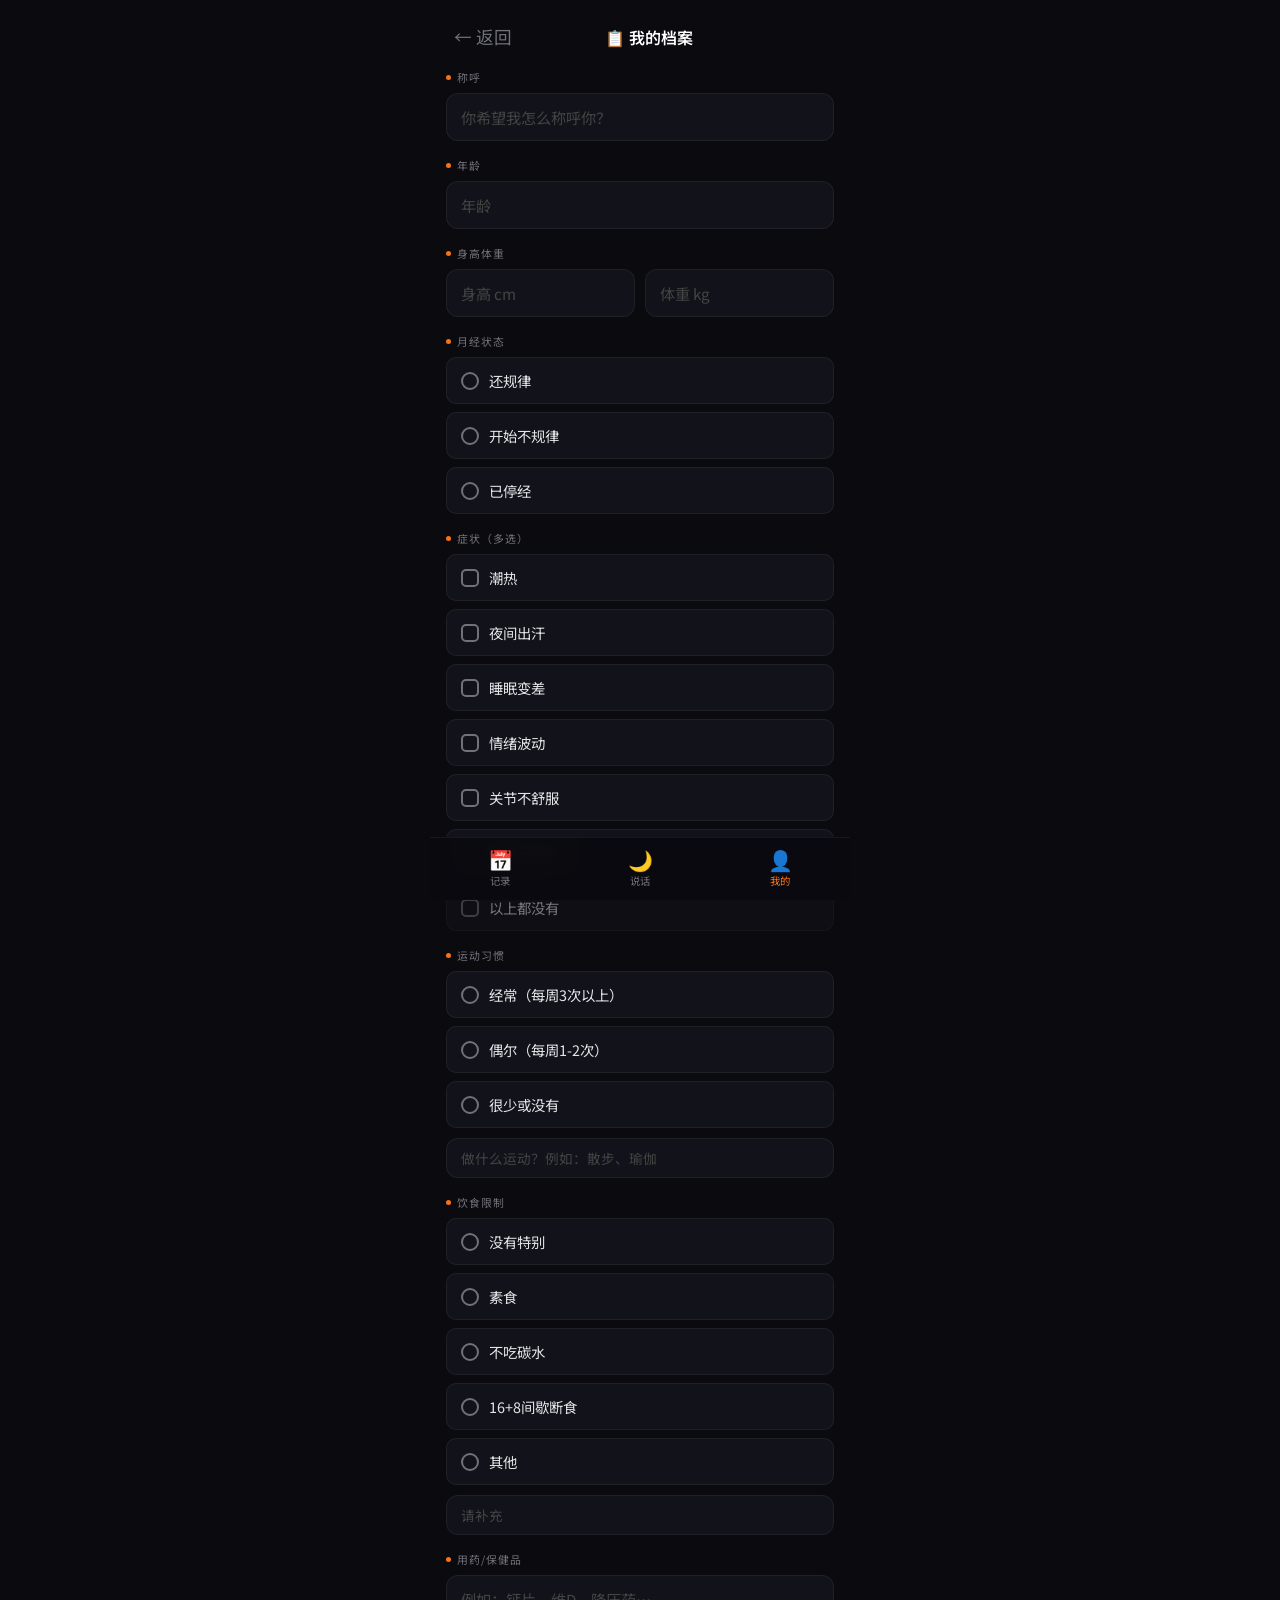
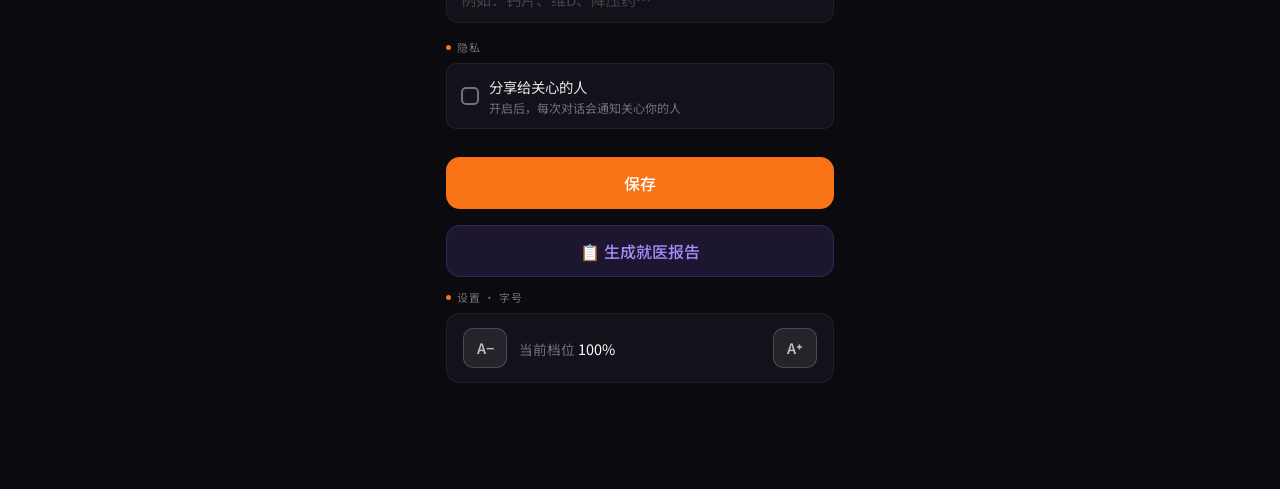
<file: profile.html>
<!DOCTYPE html>
<html lang="zh-CN">
<head>
<script>
(function(){
  var s = parseFloat(localStorage.getItem('stacy_font_scale')) || 1;
  document.documentElement.style.fontSize = (16 * s) + 'px';
})();
</script>
<meta charset="UTF-8">
<meta name="viewport" content="width=device-width, initial-scale=1.0, maximum-scale=1.0, user-scalable=no, viewport-fit=cover">
<meta name="apple-mobile-web-app-capable" content="yes">
<meta name="apple-mobile-web-app-status-bar-style" content="black-translucent">
<title>Stacy Moon · 档案</title>
<link href="https://fonts.googleapis.com/css2?family=Noto+Sans+SC:wght@300;400;500;700&display=swap" rel="stylesheet">
<style>
*,*::before,*::after{margin:0;padding:0;box-sizing:border-box}
:root{
  --bg:#0a0a0f;--accent:#F97316;--text:#e4e4e7;--text-muted:#71717a;--surface:#12121a;
  --border:rgba(255,255,255,0.06);--radius:14px;
}
body{
  font-family:'Noto Sans SC',sans-serif;background:var(--bg);color:var(--text);
  max-width:420px;margin:0 auto;min-height:100dvh;padding:0 16px 90px;
  padding-top:max(12px,env(safe-area-inset-top));
  -webkit-font-smoothing:antialiased;
}

/* ── 顶部栏 ─────── */
.topbar{
  display:flex;align-items:center;justify-content:space-between;padding:8px 4px 16px;
}
.back-btn{background:none;border:none;color:var(--text-muted);font-size:1.1rem;cursor:pointer;padding:4px;font-family:inherit}
.title{font-size:1rem;font-weight:600;color:#fff}

/* ── 区段 ──────── */
.section{margin-bottom:16px}
.section-label{font-size:0.68rem;color:var(--text-muted);letter-spacing:1px;margin-bottom:8px;display:flex;align-items:center;gap:6px}
.section-label .dot{width:5px;height:5px;border-radius:50%;background:var(--accent)}

.text-input{
  width:100%;height:48px;border-radius:12px;border:1px solid var(--border);background:var(--surface);
  color:#fff;font-family:inherit;font-size:0.95rem;padding:0 14px;outline:none;transition:border-color 0.2s;
}
.text-input:focus{border-color:var(--accent)}
.text-input::placeholder{color:#444}
.input-pair{display:flex;gap:10px}
.input-pair .text-input{flex:1}

.option-list{display:flex;flex-direction:column;gap:8px}
.option{
  display:flex;align-items:center;gap:10px;padding:12px 14px;border-radius:10px;
  border:1px solid var(--border);background:var(--surface);cursor:pointer;font-size:0.9rem;color:var(--text);
  transition:border-color 0.2s,background 0.2s;
  -webkit-tap-highlight-color:transparent;user-select:none;
}
.option.selected{border-color:var(--accent);background:rgba(249,115,22,0.1)}
.option-radio{width:18px;height:18px;border-radius:50%;border:2px solid var(--text-muted);flex-shrink:0;display:flex;align-items:center;justify-content:center}
.option.selected .option-radio{border-color:var(--accent);background:var(--accent)}
.option.selected .option-radio::after{content:'';width:7px;height:7px;border-radius:50%;background:#fff}
.option-check{width:18px;height:18px;border-radius:5px;border:2px solid var(--text-muted);flex-shrink:0;display:flex;align-items:center;justify-content:center}
.option.selected .option-check{border-color:var(--accent);background:var(--accent)}
.option.selected .option-check::after{content:'✓';color:#fff;font-size:11px;font-weight:700;line-height:1}
.inline-input{margin-top:8px;width:100%;height:40px;font-size:0.85rem}

/* ── 保存按钮 ───── */
.save-wrap{padding:12px 0}
.save-btn{
  width:100%;height:52px;border-radius:14px;border:none;background:var(--accent);color:#fff;
  font-family:inherit;font-size:1rem;font-weight:500;cursor:pointer;
  transition:opacity 0.2s,transform 0.15s;
}
.save-btn:active{opacity:0.85;transform:scale(0.97)}
.save-btn.done{background:#22c55e}

.show{display:block !important}

/* ── 底部导航栏 ──── */
.bottom-nav{
  position:fixed;bottom:0;left:50%;transform:translateX(-50%);width:100%;max-width:420px;
  display:flex;justify-content:space-around;align-items:center;
  background:rgba(10,10,15,0.95);backdrop-filter:blur(12px);
  -webkit-backdrop-filter:blur(12px);
  border-top:1px solid var(--border);
  padding:8px 0 max(8px,env(safe-area-inset-bottom));
  z-index:200;
}
.nav-tab{display:flex;flex-direction:column;align-items:center;gap:3px;cursor:pointer;padding:4px 20px;text-decoration:none;color:var(--text-muted);font-size:0.65rem;transition:color 0.2s;user-select:none;-webkit-tap-highlight-color:transparent}
.nav-tab .nav-icon{font-size:20px;line-height:1}
.nav-tab.active{color:var(--accent)}
.nav-tab:active{opacity:0.7}

/* ── 记忆 / 设置 ── */
.memory-card,.settings-card{
  background:var(--surface);border:1px solid var(--border);border-radius:var(--radius);
  padding:14px 16px;margin-bottom:16px;
}
.memory-list{display:flex;flex-direction:column;gap:8px}
.memory-row{display:flex;gap:10px;font-size:0.88rem;line-height:1.45}
.memory-key{color:var(--text-muted);flex-shrink:0;min-width:4.5em}
.memory-val{color:var(--text);word-break:break-word}
.memory-text{font-size:0.88rem;color:var(--text);line-height:1.55}
.font-scale-row{display:flex;align-items:center;gap:12px}
.font-scale-btn{
  width:44px;height:40px;border-radius:10px;border:1px solid rgba(255,255,255,0.18);
  background:rgba(255,255,255,0.08);color:rgba(255,255,255,0.7);
  font-size:0.9rem;font-weight:600;font-family:inherit;
  cursor:pointer;display:flex;align-items:center;justify-content:center;
  transition:border-color 0.15s,color 0.15s,background 0.15s;line-height:1;
}
.font-scale-btn:active{border-color:var(--accent);color:#fff;background:rgba(249,115,22,0.15)}
.font-scale-label{font-size:0.85rem;color:var(--text-muted);flex:1}
.font-scale-value{font-size:0.9rem;color:#fff;font-variant-numeric:tabular-nums}
</style>
</head>
<body>

<div class="topbar">
  <button class="back-btn" onclick="location.href='index.html'">← 返回</button>
  <div class="title">📋 我的档案</div>
  <div style="width:48px"></div>
</div>

<form id="profile-form" onsubmit="return false">
<div class="section"><div class="section-label"><span class="dot"></span>称呼</div><input class="text-input" id="f-name" placeholder="你希望我怎么称呼你？"></div>
<div class="section"><div class="section-label"><span class="dot"></span>年龄</div><input class="text-input" id="f-age" type="number" placeholder="年龄" inputmode="numeric"></div>
<div class="section"><div class="section-label"><span class="dot"></span>身高体重</div><div class="input-pair"><input class="text-input" id="f-height" type="number" placeholder="身高 cm" inputmode="decimal"><input class="text-input" id="f-weight" type="number" placeholder="体重 kg" inputmode="decimal"></div></div>
<div class="section"><div class="section-label"><span class="dot"></span>月经状态</div>
  <div class="option-list" id="period-options">
    <div class="option" data-value="regular"><div class="option-radio"></div>还规律</div>
    <div class="option" data-value="irregular"><div class="option-radio"></div>开始不规律</div>
    <div class="option" data-value="stopped"><div class="option-radio"></div>已停经</div>
  </div>
  <input class="text-input inline-input" id="f-period-howlong" placeholder="停了多久？例如：2年" style="display:none">
</div>
<div class="section"><div class="section-label"><span class="dot"></span>症状（多选）</div>
  <div class="option-list" id="symptom-options">
    <div class="option" data-value="hot_flash"><div class="option-check"></div>潮热</div>
    <div class="option" data-value="night_sweat"><div class="option-check"></div>夜间出汗</div>
    <div class="option" data-value="poor_sleep"><div class="option-check"></div>睡眠变差</div>
    <div class="option" data-value="mood_swing"><div class="option-check"></div>情绪波动</div>
    <div class="option" data-value="joint_pain"><div class="option-check"></div>关节不舒服</div>
    <div class="option" data-value="brain_fog"><div class="option-check"></div>脑雾记忆差</div>
    <div class="option" data-value="none" style="opacity:0.5"><div class="option-check"></div>以上都没有</div>
  </div>
</div>
<div class="section"><div class="section-label"><span class="dot"></span>运动习惯</div>
  <div class="option-list" id="exercise-options">
    <div class="option" data-value="frequent"><div class="option-radio"></div>经常（每周3次以上）</div>
    <div class="option" data-value="occasional"><div class="option-radio"></div>偶尔（每周1-2次）</div>
    <div class="option" data-value="rare"><div class="option-radio"></div>很少或没有</div>
  </div>
  <input class="text-input inline-input" id="f-exercise-type" placeholder="做什么运动？例如：散步、瑜伽" style="margin-top:10px">
</div>
<div class="section"><div class="section-label"><span class="dot"></span>饮食限制</div>
  <div class="option-list" id="diet-options">
    <div class="option" data-value="none"><div class="option-radio"></div>没有特别</div>
    <div class="option" data-value="vegetarian"><div class="option-radio"></div>素食</div>
    <div class="option" data-value="low_carb"><div class="option-radio"></div>不吃碳水</div>
    <div class="option" data-value="intermittent"><div class="option-radio"></div>16+8间歇断食</div>
    <div class="option" data-value="other"><div class="option-radio"></div>其他</div>
  </div>
  <input class="text-input inline-input" id="f-diet-note" placeholder="请补充" style="margin-top:10px">
</div>
<div class="section"><div class="section-label"><span class="dot"></span>用药/保健品</div><input class="text-input" id="f-medication" placeholder="例如：钙片、维D、降压药…"></div>

<div class="section">
  <div class="section-label"><span class="dot"></span>隐私</div>
  <div class="option-list">
    <div class="option" id="share-daughter-opt" role="checkbox" aria-checked="false">
      <div class="option-check"></div>
      <div>
        <div>分享给关心的人</div>
        <div style="font-size:0.75rem;color:var(--text-muted);margin-top:2px">开启后，每次对话会通知关心你的人</div>
      </div>
    </div>
  </div>
</div>

<div class="save-wrap"><button class="save-btn" id="save-btn" type="button">保存</button></div>

<div class="save-wrap" style="margin-top:-8px">
  <button class="save-btn" style="background:rgba(139,92,246,0.15);color:#a78bfa;border:1px solid rgba(139,92,246,0.2)" type="button" onclick="location.href='report.html'">📋 生成就医报告</button>
</div>
</form>

<!-- Stacy 记得你（A9，生产暂 404 → 整块隐藏） -->
<div class="section" id="memory-section" style="display:none">
  <div class="section-label"><span class="dot"></span>Stacy 记得你</div>
  <div class="memory-card" id="memory-body"></div>
</div>

<!-- 设置 · 字号 -->
<div class="section" id="font-scale-section">
  <div class="section-label"><span class="dot"></span>设置 · 字号</div>
  <div class="settings-card">
    <div class="font-scale-row">
      <button class="font-scale-btn" id="font-scale-minus" type="button" title="减小字号">A−</button>
      <div class="font-scale-label">当前档位 <span class="font-scale-value" id="font-scale-value">100%</span></div>
      <button class="font-scale-btn" id="font-scale-plus" type="button" title="增大字号">A⁺</button>
    </div>
  </div>
</div>

<nav class="bottom-nav">
  <a class="nav-tab" href="history.html"><span class="nav-icon">📅</span>记录</a>
  <a class="nav-tab" href="index.html"><span class="nav-icon">🌙</span>说话</a>
  <a class="nav-tab active" href="profile.html"><span class="nav-icon">👤</span>我的</a>
</nav>

<script>
// ── 加载档案 ──────────────────────────────
const profile = JSON.parse(localStorage.getItem('stacy_profile') || '{}');

// 文字字段
['name','age','medication'].forEach(k => {
  const el = document.getElementById(`f-${k}`); if (el && profile[k]) el.value = profile[k];
});
if (profile.height) document.getElementById('f-height').value = profile.height;
if (profile.weight) document.getElementById('f-weight').value = profile.weight;
if (profile.exercise_type) document.getElementById('f-exercise-type').value = profile.exercise_type;
if (profile.diet_note) document.getElementById('f-diet-note').value = profile.diet_note;
if (profile.period_stopped_howlong) {
  document.getElementById('f-period-howlong').value = profile.period_stopped_howlong;
}

// 单选恢复
function restoreRadio(containerId, value) {
  if (!value) return;
  const opt = document.getElementById(containerId).querySelector(`.option[data-value="${value}"]`);
  if (opt) opt.classList.add('selected');
}
restoreRadio('period-options', profile.period_status);
restoreRadio('exercise-options', profile.exercise);
const dietVal = typeof profile.diet === 'object' ? profile.diet.value : profile.diet;
restoreRadio('diet-options', dietVal);

// 月经子字段
if (profile.period_status === 'stopped') document.getElementById('f-period-howlong').classList.add('show');

// 多选恢复
if (Array.isArray(profile.symptoms)) {
  profile.symptoms.forEach(v => {
    const opt = document.getElementById('symptom-options').querySelector(`.option[data-value="${v}"]`);
    if (opt) opt.classList.add('selected');
  });
}

// ── 分享开关（F10）────────────────────────
(function() {
  const opt = document.getElementById('share-daughter-opt');
  const on = localStorage.getItem('stacy_share_daughter') === '1';
  if (on) { opt.classList.add('selected'); opt.setAttribute('aria-checked', 'true'); }
  opt.addEventListener('click', (e) => {
    e.stopPropagation();
    const next = !opt.classList.contains('selected');
    opt.classList.toggle('selected', next);
    opt.setAttribute('aria-checked', next ? 'true' : 'false');
    if (next) localStorage.setItem('stacy_share_daughter', '1');
    else localStorage.removeItem('stacy_share_daughter');
  });
})();

// ── 单选交互 ──────────────────────────────
document.querySelectorAll('.option-list').forEach(list => {
  if (list.querySelector('#share-daughter-opt')) return;
  const isRadio = !!list.querySelector('.option-radio');
  list.addEventListener('click', e => {
    const opt = e.target.closest('.option'); if (!opt) return;
    if (isRadio) {
      list.querySelectorAll('.option').forEach(o => o.classList.remove('selected'));
      opt.classList.add('selected');
      // 月经 special
      if (list.id === 'period-options') {
        const howlong = document.getElementById('f-period-howlong');
        if (opt.dataset.value === 'stopped') howlong.classList.add('show');
        else howlong.classList.remove('show');
      }
    } else {
      // 多选
      opt.classList.toggle('selected');
      if (opt.dataset.value === 'none' && opt.classList.contains('selected')) {
        list.querySelectorAll('.option').forEach(o => { if (o.dataset.value !== 'none') o.classList.remove('selected'); });
      } else if (opt.classList.contains('selected')) {
        const n = list.querySelector('.option[data-value="none"]');
        if (n) n.classList.remove('selected');
      }
    }
  });
});

// ── 保存 ──────────────────────────────────
document.getElementById('save-btn').addEventListener('click', () => {
  const p = {};
  p.name = document.getElementById('f-name').value.trim();
  p.age = document.getElementById('f-age').value.trim();
  p.height = document.getElementById('f-height').value.trim();
  p.weight = document.getElementById('f-weight').value.trim();
  p.medication = document.getElementById('f-medication').value.trim();
  p.exercise_type = document.getElementById('f-exercise-type').value.trim();
  p.diet_note = document.getElementById('f-diet-note').value.trim();
  p.period_stopped_howlong = document.getElementById('f-period-howlong').value.trim();

  const periodOpt = document.getElementById('period-options').querySelector('.option.selected');
  p.period_status = periodOpt ? periodOpt.dataset.value : '';

  const exerciseOpt = document.getElementById('exercise-options').querySelector('.option.selected');
  p.exercise = exerciseOpt ? exerciseOpt.dataset.value : '';

  const dietOpt = document.getElementById('diet-options').querySelector('.option.selected');
  p.diet = dietOpt ? dietOpt.dataset.value : '';

  p.symptoms = [...document.getElementById('symptom-options').querySelectorAll('.option.selected')].map(o => o.dataset.value);

  localStorage.setItem('stacy_profile', JSON.stringify(p));
  const btn = document.getElementById('save-btn');
  btn.textContent = '✅ 保存成功';
  btn.classList.add('done');
  setTimeout(() => { location.href = 'index.html'; }, 800);
});

// ── Stacy 记得你（A9）─────────────────────
(function loadMemory() {
  const section = document.getElementById('memory-section');
  const body = document.getElementById('memory-body');
  if (!section || !body) return;

  const userId = localStorage.getItem('stacy_invite_code');
  if (!userId) return;

  const esc = (s) => String(s)
    .replace(/&/g, '&amp;').replace(/</g, '&lt;')
    .replace(/>/g, '&gt;').replace(/"/g, '&quot;');

  const isEmpty = (v) => v == null || v === '' || (Array.isArray(v) && !v.length);

  const render = (data) => {
    if (typeof data === 'string') {
      const t = data.trim();
      if (!t) return false;
      body.innerHTML = `<div class="memory-text">${esc(t)}</div>`;
      return true;
    }
    if (data && typeof data === 'object' && !Array.isArray(data)) {
      const rows = Object.keys(data).filter(k => !isEmpty(data[k]));
      if (!rows.length) return false;
      body.innerHTML = `<div class="memory-list">${rows.map(k => {
        const v = data[k];
        const text = typeof v === 'object' ? JSON.stringify(v) : String(v);
        return `<div class="memory-row"><span class="memory-key">${esc(k)}</span><span class="memory-val">${esc(text)}</span></div>`;
      }).join('')}</div>`;
      return true;
    }
    return false;
  };

  const ctrl = new AbortController();
  const timer = setTimeout(() => ctrl.abort(), 8000);

  fetch('https://stacymoon.online/v1/agent/stacymoon/profile?user_id=' + encodeURIComponent(userId), {
    signal: ctrl.signal,
  })
    .then(async (res) => {
      if (!res.ok) throw new Error('HTTP ' + res.status);
      const ct = res.headers.get('content-type') || '';
      if (ct.includes('application/json')) return res.json();
      return res.text();
    })
    .then((data) => {
      // 常见包装：{ profile: {...} } / { data: {...} } / { memory: ... }
      let payload = data;
      if (data && typeof data === 'object' && !Array.isArray(data)) {
        if (data.profile != null) payload = data.profile;
        else if (data.data != null) payload = data.data;
        else if (data.memory != null) payload = data.memory;
      }
      if (render(payload)) section.style.display = '';
      else console.warn('[memory] empty payload, section hidden');
    })
    .catch((err) => {
      console.warn('[memory] fetch failed, section hidden:', err && err.message ? err.message : err);
    })
    .finally(() => clearTimeout(timer));
})();

// ── 全局字号调节 ──────────────────────────
(() => {
  const KEY = 'stacy_font_scale';
  const MIN = 0.8, MAX = 1.3, STEP = 0.1;
  const valueEl = document.getElementById('font-scale-value');

  const applyScale = (s) => {
    const rounded = Math.round(s * 10) / 10;
    document.documentElement.style.fontSize = (16 * rounded) + 'px';
    localStorage.setItem(KEY, rounded);
    if (valueEl) valueEl.textContent = Math.round(rounded * 100) + '%';
  };

  applyScale(parseFloat(localStorage.getItem(KEY)) || 1);

  const minus = document.getElementById('font-scale-minus');
  const plus = document.getElementById('font-scale-plus');
  if (!minus || !plus) return;

  minus.addEventListener('click', () => {
    const cur = parseFloat(localStorage.getItem(KEY)) || 1;
    applyScale(Math.max(MIN, cur - STEP));
  });
  plus.addEventListener('click', () => {
    const cur = parseFloat(localStorage.getItem(KEY)) || 1;
    applyScale(Math.min(MAX, cur + STEP));
  });
})();
</script>
</body>
</html>
</file>
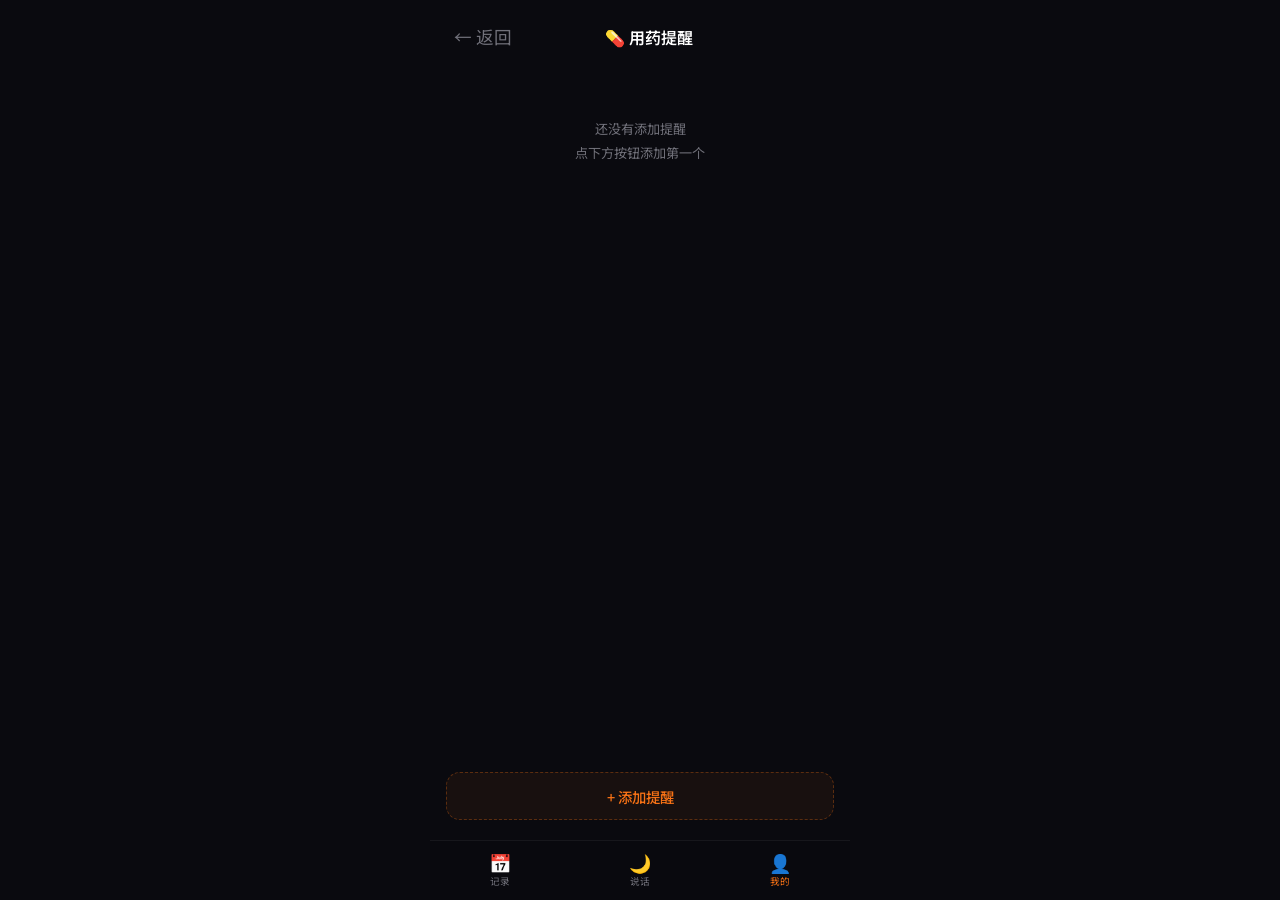
<file: reminder.html>
<!DOCTYPE html>
<html lang="zh-CN">
<head>
<script>
(function(){
  var s = parseFloat(localStorage.getItem('stacy_font_scale')) || 1;
  document.documentElement.style.fontSize = (16 * s) + 'px';
})();
</script>
<meta charset="UTF-8">
<meta name="viewport" content="width=device-width, initial-scale=1.0, maximum-scale=1.0, user-scalable=no, viewport-fit=cover">
<meta name="apple-mobile-web-app-capable" content="yes">
<meta name="apple-mobile-web-app-status-bar-style" content="black-translucent">
<title>Stacy Moon · 用药提醒</title>
<link href="https://fonts.googleapis.com/css2?family=Noto+Sans+SC:wght@300;400;500;700&display=swap" rel="stylesheet">
<style>
*,*::before,*::after{margin:0;padding:0;box-sizing:border-box}
:root{--bg:#0a0a0f;--accent:#F97316;--text:#e4e4e7;--text-muted:#71717a;--surface:#12121a;--border:rgba(255,255,255,0.06);--radius:14px}
body{
  font-family:'Noto Sans SC',sans-serif;background:var(--bg);color:var(--text);
  max-width:420px;margin:0 auto;min-height:100dvh;padding:0 16px 90px;
  padding-top:max(12px,env(safe-area-inset-top));
  -webkit-font-smoothing:antialiased;
}
.topbar{display:flex;align-items:center;justify-content:space-between;padding:8px 4px 16px}
.back-btn{background:none;border:none;color:var(--text-muted);font-size:1.1rem;cursor:pointer;padding:4px;font-family:inherit}
.title{font-size:1rem;font-weight:600;color:#fff}

/* ── 提醒卡片 ──── */
.reminder-card{
  background:var(--surface);border:1px solid var(--border);border-radius:var(--radius);
  padding:16px;margin-bottom:12px;display:flex;align-items:center;gap:14px;
  transition:opacity 0.3s;
}
.reminder-card.disabled{opacity:0.4}
.reminder-icon{font-size:28px;flex-shrink:0}
.reminder-body{flex:1;min-width:0}
.reminder-name{font-size:0.9rem;color:#fff;font-weight:500;margin-bottom:4px}
.reminder-times{font-size:0.75rem;color:var(--text-muted)}
.reminder-note{font-size:0.68rem;color:var(--text-muted);margin-top:2px;font-style:italic}
.reminder-actions{display:flex;gap:6px;flex-shrink:0}
.icon-btn{
  width:32px;height:32px;border-radius:8px;border:1px solid var(--border);background:var(--surface);
  color:var(--text-muted);display:flex;align-items:center;justify-content:center;
  cursor:pointer;font-size:14px;transition:border-color 0.2s,color 0.2s;
}
.icon-btn:active{border-color:var(--accent);color:var(--accent)}
.icon-btn.danger:active{border-color:#EF4444;color:#EF4444}
.switch{
  width:44px;height:26px;border-radius:13px;border:none;background:#333;
  cursor:pointer;position:relative;transition:background 0.2s;flex-shrink:0;
}
.switch.on{background:#22c55e}
.switch::after{content:'';position:absolute;top:3px;left:3px;width:20px;height:20px;border-radius:50%;background:#fff;transition:left 0.2s}
.switch.on::after{left:21px}

.empty-state{text-align:center;padding:48px 20px;color:var(--text-muted);font-size:0.82rem;line-height:1.8}

/* ── 添加按钮 ──── */
.add-btn-wrap{position:fixed;bottom:80px;left:50%;transform:translateX(-50%);width:calc(100% - 32px);max-width:388px}
.add-btn{
  width:100%;height:48px;border-radius:14px;border:1px dashed rgba(249,115,22,0.3);
  background:rgba(249,115,22,0.06);color:var(--accent);font-family:inherit;font-size:0.9rem;font-weight:500;
  cursor:pointer;transition:background 0.2s;
}
.add-btn:active{background:rgba(249,115,22,0.12)}

/* ── 弹窗 ──── */
.overlay{
  position:fixed;inset:0;background:rgba(0,0,0,0.7);z-index:300;
  display:flex;align-items:flex-end;justify-content:center;padding:16px;
}
.overlay.hidden{display:none}
.modal{
  background:#1a1a24;border-radius:18px 18px 0 0;width:100%;max-width:420px;
  max-height:80dvh;overflow-y:auto;padding:24px 20px 32px;
}
.modal-title{font-size:1rem;font-weight:600;color:#fff;margin-bottom:20px;text-align:center}
.modal-field{margin-bottom:16px}
.modal-label{font-size:0.72rem;color:var(--text-muted);margin-bottom:6px}
.text-input{
  width:100%;height:48px;border-radius:12px;border:1px solid var(--border);background:var(--surface);
  color:#fff;font-family:inherit;font-size:0.95rem;padding:0 14px;outline:none;
}
.text-input:focus{border-color:var(--accent)}
.text-input::placeholder{color:#444}

.option-row{display:flex;gap:8px}
.option-btn{
  flex:1;height:42px;border-radius:10px;border:1px solid var(--border);background:var(--surface);
  color:var(--text-muted);font-family:inherit;font-size:0.82rem;cursor:pointer;transition:all 0.15s;
}
.option-btn.selected{border-color:var(--accent);background:rgba(249,115,22,0.12);color:var(--accent)}
.option-btn:active{opacity:0.8}

.time-row{display:flex;align-items:center;gap:8px;margin-bottom:8px}
.time-row .text-input{flex:1}

.modal-actions{display:flex;gap:10px;margin-top:20px}
.modal-btn{
  flex:1;height:48px;border-radius:12px;border:none;font-family:inherit;font-size:0.9rem;font-weight:500;cursor:pointer;
}
.modal-btn.cancel{background:var(--surface);color:var(--text-muted);border:1px solid var(--border)}
.modal-btn.confirm{background:var(--accent);color:#fff}
.modal-btn:active{opacity:0.85}

/* ── 导航栏 ──── */
.bottom-nav{
  position:fixed;bottom:0;left:50%;transform:translateX(-50%);width:100%;max-width:420px;
  display:flex;justify-content:space-around;align-items:center;
  background:rgba(10,10,15,0.95);backdrop-filter:blur(12px);
  -webkit-backdrop-filter:blur(12px);
  border-top:1px solid var(--border);
  padding:8px 0 max(8px,env(safe-area-inset-bottom));
  z-index:200;
}
.nav-tab{display:flex;flex-direction:column;align-items:center;gap:3px;cursor:pointer;padding:4px 12px;text-decoration:none;color:var(--text-muted);font-size:0.6rem;transition:color 0.2s;user-select:none;-webkit-tap-highlight-color:transparent}
.nav-tab .nav-icon{font-size:18px;line-height:1}
.nav-tab.active{color:var(--accent)}
.nav-tab:active{opacity:0.7}
</style>
</head>
<body>

<div class="topbar">
  <button class="back-btn" onclick="location.href='index.html'">← 返回</button>
  <div class="title">💊 用药提醒</div>
  <div style="width:48px"></div>
</div>

<div id="reminder-list">
  <div class="empty-state" id="empty-state">还没有添加提醒<br>点下方按钮添加第一个</div>
</div>

<div class="add-btn-wrap"><button class="add-btn" id="add-btn">+ 添加提醒</button></div>

<div class="overlay hidden" id="modal-overlay">
  <div class="modal" id="modal">
    <div class="modal-title" id="modal-title">添加提醒</div>
    <div class="modal-field">
      <div class="modal-label">药品 / 保健品名称</div>
      <input class="text-input" id="m-name" placeholder="例如：钙片">
    </div>
    <div class="modal-field">
      <div class="modal-label">每天几次</div>
      <div class="option-row" id="freq-options">
        <button class="option-btn" data-value="1">1次</button>
        <button class="option-btn selected" data-value="2">2次</button>
        <button class="option-btn" data-value="3">3次</button>
      </div>
    </div>
    <div class="modal-field">
      <div class="modal-label">几点服用</div>
      <div id="time-inputs">
        <div class="time-row"><span style="font-size:0.75rem;color:var(--text-muted);width:40px">第1次</span><input class="text-input" type="time" value="08:00" data-idx="0"></div>
        <div class="time-row"><span style="font-size:0.75rem;color:var(--text-muted);width:40px">第2次</span><input class="text-input" type="time" value="21:00" data-idx="1"></div>
      </div>
    </div>
    <div class="modal-field">
      <div class="modal-label">备注（可选）</div>
      <input class="text-input" id="m-note" placeholder="例如：饭后服用">
    </div>
    <div class="modal-actions">
      <button class="modal-btn cancel" id="modal-cancel">取消</button>
      <button class="modal-btn confirm" id="modal-confirm">保存</button>
    </div>
  </div>
</div>

<nav class="bottom-nav">
  <a class="nav-tab" href="history.html"><span class="nav-icon">📅</span>记录</a>
  <a class="nav-tab" href="index.html"><span class="nav-icon">🌙</span>说话</a>
  <a class="nav-tab active" href="profile.html"><span class="nav-icon">👤</span>我的</a>
</nav>

<script>
const STORAGE_KEY = 'stacy_reminders';
const NOTIF_GRANTED_KEY = 'stacy_notif_granted';

function loadReminders() {
  try { return JSON.parse(localStorage.getItem(STORAGE_KEY) || '[]'); }
  catch { return []; }
}
function saveReminders(list) {
  localStorage.setItem(STORAGE_KEY, JSON.stringify(list));
  renderList();
  scheduleAll();
}

let editingId = null;

// ── 渲染列表 ──────────────────────────────
function renderList() {
  const list = loadReminders();
  const el = document.getElementById('reminder-list');
  const empty = document.getElementById('empty-state');

  if (list.length === 0) { empty.style.display = ''; el.querySelectorAll('.reminder-card').forEach(c => c.remove()); return; }
  empty.style.display = 'none';

  // 更新现有卡片 + 添加新卡片
  el.querySelectorAll('.reminder-card').forEach(c => c.remove());

  list.forEach(r => {
    const card = document.createElement('div');
    card.className = 'reminder-card' + (r.enabled === false ? ' disabled' : '');
    card.id = 'rem-' + r.id;
    card.innerHTML = `
      <div class="reminder-icon">💊</div>
      <div class="reminder-body">
        <div class="reminder-name">${esc(r.name)}</div>
        <div class="reminder-times">每天 ${(r.times||[]).join(' · ')}</div>
        ${r.note ? `<div class="reminder-note">${esc(r.note)}</div>` : ''}
      </div>
      <button class="switch ${r.enabled !== false ? 'on' : ''}" data-id="${r.id}" data-action="toggle"></button>
      <div class="reminder-actions">
        <button class="icon-btn" data-id="${r.id}" data-action="edit">✏️</button>
        <button class="icon-btn danger" data-id="${r.id}" data-action="delete">🗑</button>
      </div>
    `;
    el.appendChild(card);
  });
}

// ── 事件代理 ──────────────────────────────
document.getElementById('reminder-list').addEventListener('click', e => {
  const btn = e.target.closest('[data-action]');
  if (!btn) return;
  const id = btn.dataset.id;
  const action = btn.dataset.action;
  const reminders = loadReminders();
  const idx = reminders.findIndex(r => r.id === id);
  if (idx < 0) return;

  if (action === 'toggle') {
    reminders[idx].enabled = !(reminders[idx].enabled !== false);
    saveReminders(reminders);
  } else if (action === 'delete') {
    if (confirm('删除「' + reminders[idx].name + '」的提醒？')) {
      reminders.splice(idx, 1);
      saveReminders(reminders);
    }
  } else if (action === 'edit') {
    openModal(reminders[idx]);
  }
});

// ── 弹窗 ──────────────────────────────────
function openModal(reminder) {
  editingId = reminder ? reminder.id : null;
  document.getElementById('modal-title').textContent = reminder ? '编辑提醒' : '添加提醒';
  document.getElementById('modal-overlay').classList.remove('hidden');

  // 预填 medication
  const profile = JSON.parse(localStorage.getItem('stacy_profile') || '{}');
  document.getElementById('m-name').value = reminder ? reminder.name : (profile.medication || '');
  document.getElementById('m-note').value = reminder ? (reminder.note || '') : '';

  const times = reminder ? (reminder.times || ['08:00']) : ['08:00', '21:00'];
  updateFreqButtons(times.length);
  renderTimeInputs(times);
}

document.getElementById('modal-cancel').addEventListener('click', () => {
  document.getElementById('modal-overlay').classList.add('hidden');
  editingId = null;
});

document.getElementById('modal-confirm').addEventListener('click', () => {
  const name = document.getElementById('m-name').value.trim();
  if (!name) return;

  const times = [...document.querySelectorAll('#time-inputs input')].map(inp => inp.value).filter(Boolean);
  const note = document.getElementById('m-note').value.trim();
  const reminders = loadReminders();

  if (editingId) {
    const idx = reminders.findIndex(r => r.id === editingId);
    if (idx >= 0) {
      reminders[idx].name = name;
      reminders[idx].times = times;
      reminders[idx].note = note;
    }
  } else {
    reminders.push({
      id: 'r' + Date.now(),
      name, times, note,
      enabled: true
    });
  }

  saveReminders(reminders);
  document.getElementById('modal-overlay').classList.add('hidden');
  editingId = null;

  // 请求通知权限
  requestNotificationPermission();
});

// ── 频次切换 ──────────────────────────────
document.getElementById('freq-options').addEventListener('click', e => {
  const btn = e.target.closest('.option-btn');
  if (!btn) return;
  document.querySelectorAll('#freq-options .option-btn').forEach(b => b.classList.remove('selected'));
  btn.classList.add('selected');
  const n = parseInt(btn.dataset.value);
  const times = [...document.querySelectorAll('#time-inputs input')].map(inp => inp.value);
  updateFreqButtons(n);
  renderTimeInputs(times.length >= n ? times.slice(0, n) : padTimes(times, n));
});

function updateFreqButtons(n) {
  document.querySelectorAll('#freq-options .option-btn').forEach(b => {
    b.classList.toggle('selected', parseInt(b.dataset.value) === n);
  });
}

function padTimes(existing, n) {
  const defaults = ['08:00', '13:00', '21:00'];
  const result = existing.slice(0, n);
  while (result.length < n) result.push(defaults[result.length] || '09:00');
  return result;
}

function renderTimeInputs(times) {
  const container = document.getElementById('time-inputs');
  container.innerHTML = '';
  times.forEach((t, i) => {
    container.innerHTML += `<div class="time-row"><span style="font-size:0.75rem;color:var(--text-muted);width:40px">第${i+1}次</span><input class="text-input" type="time" value="${t}" data-idx="${i}"></div>`;
  });
}

// ── 按钮 ──────────────────────────────────
document.getElementById('add-btn').addEventListener('click', () => openModal(null));

// ── 通知 ──────────────────────────────────
async function requestNotificationPermission() {
  if (!('Notification' in window)) return;
  if (Notification.permission === 'granted') { localStorage.setItem(NOTIF_GRANTED_KEY, '1'); return; }
  if (Notification.permission === 'denied') return;
  const granted = await Notification.requestPermission();
  if (granted === 'granted') localStorage.setItem(NOTIF_GRANTED_KEY, '1');
}

function scheduleAll() {
  if (!('Notification' in window) || Notification.permission !== 'granted') return;
  const reminders = loadReminders();
  const now = new Date();
  const today = now.toISOString().slice(0, 10);

  reminders.forEach(r => {
    if (r.enabled === false) return;
    (r.times || []).forEach(t => {
      const [h, m] = t.split(':').map(Number);
      const target = new Date(today + 'T' + String(h).padStart(2,'0') + ':' + String(m).padStart(2,'0') + ':00');
      const delay = target - now;
      if (delay <= 0) return; // 已过期

      setTimeout(() => {
        try {
          new Notification('💊 该吃药了', {
            body: (r.name || '药品') + (r.note ? ' · ' + r.note : ''),
            icon: 'data:image/svg+xml,<svg xmlns="http://www.w3.org/2000/svg" viewBox="0 0 100 100"><text y=".9em" font-size="80">💊</text></svg>',
            tag: r.id + '-' + t,
          });
        } catch {}
      }, delay);
      console.log('[REMIND] 已设置:', r.name, t, '延迟', Math.round(delay/1000/60), '分钟');
    });
  });
}

function esc(s) { const d = document.createElement('div'); d.textContent = s; return d.innerHTML; }

// ── 初始化 ──────────────────────────────────
renderList();
requestNotificationPermission().then(scheduleAll);

// 点击弹窗背景关闭
document.getElementById('modal-overlay').addEventListener('click', e => {
  if (e.target === e.currentTarget) {
    document.getElementById('modal-overlay').classList.add('hidden');
    editingId = null;
  }
});
</script>
</body>
</html>
</file>
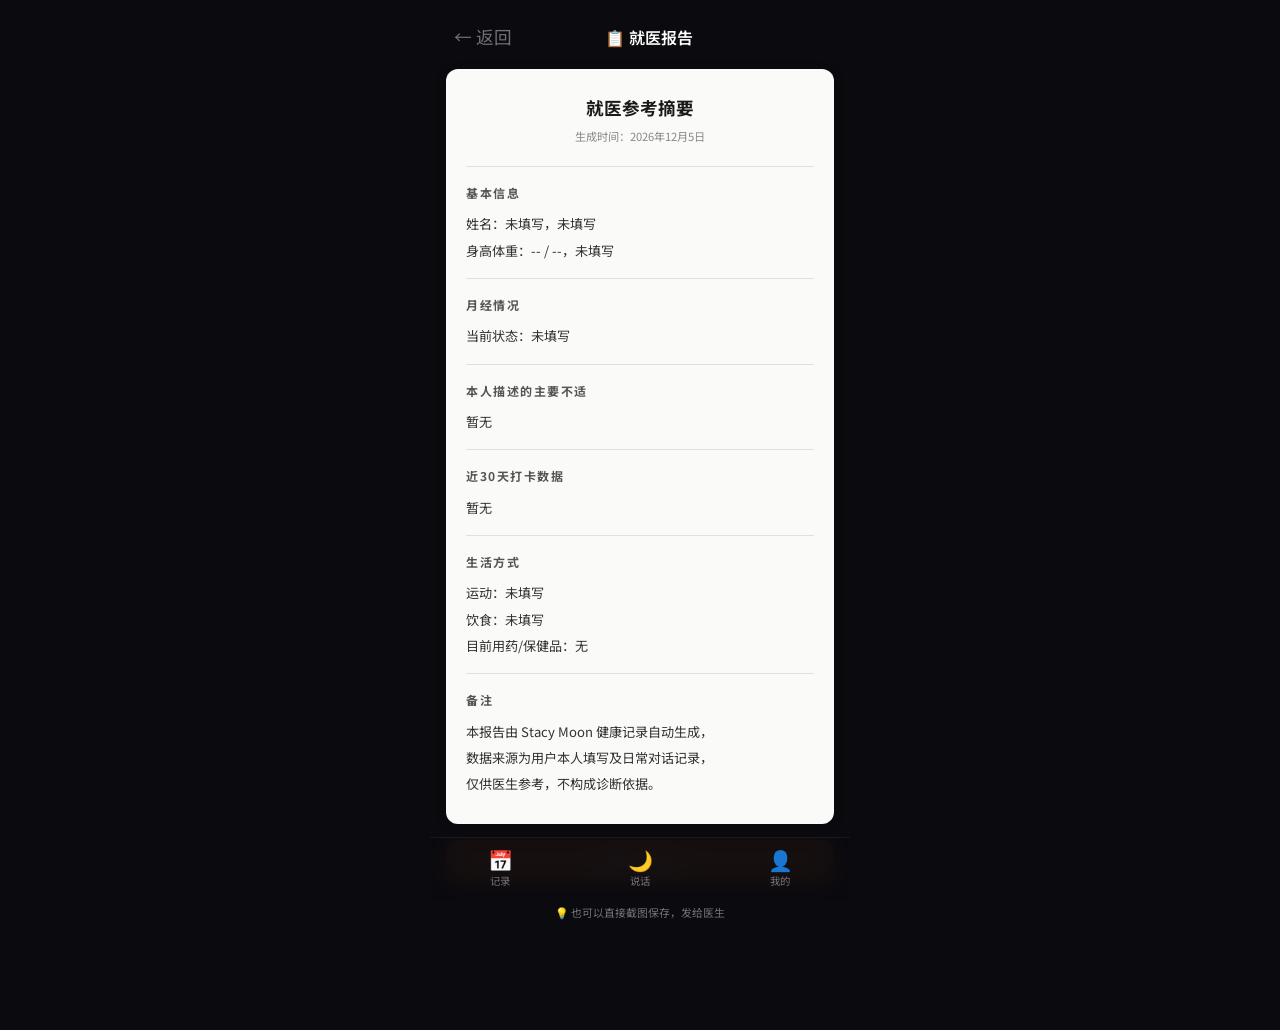
<file: report.html>
<!DOCTYPE html>
<html lang="zh-CN">
<head>
<script>
(function(){
  var s = parseFloat(localStorage.getItem('stacy_font_scale')) || 1;
  document.documentElement.style.fontSize = (16 * s) + 'px';
})();
</script>
<meta charset="UTF-8">
<meta name="viewport" content="width=device-width, initial-scale=1.0, maximum-scale=1.0, user-scalable=no, viewport-fit=cover">
<meta name="apple-mobile-web-app-capable" content="yes">
<meta name="apple-mobile-web-app-status-bar-style" content="black-translucent">
<title>Stacy Moon · 就医报告</title>
<link href="https://fonts.googleapis.com/css2?family=Noto+Sans+SC:wght@300;400;500;700&display=swap" rel="stylesheet">
<style>
*,*::before,*::after{margin:0;padding:0;box-sizing:border-box}
:root{--bg:#0a0a0f;--accent:#F97316;--text:#e4e4e7;--text-muted:#71717a;--border:rgba(255,255,255,0.06)}
body{
  font-family:'Noto Sans SC',sans-serif;background:var(--bg);color:var(--text);
  max-width:420px;margin:0 auto;min-height:100dvh;padding:0 16px 90px;
  padding-top:max(12px,env(safe-area-inset-top));
  -webkit-font-smoothing:antialiased;
}

/* ── 顶部栏 ─────── */
.topbar{display:flex;align-items:center;justify-content:space-between;padding:8px 4px 16px}
.back-btn{background:none;border:none;color:var(--text-muted);font-size:1.1rem;cursor:pointer;padding:4px;font-family:inherit}
.title{font-size:1rem;font-weight:600;color:#fff}

/* ── 报告卡片 ───── */
.report-card{
  background:#fafaf8;color:#2c2c2c;border-radius:12px;padding:24px 20px;margin-bottom:16px;
  box-shadow:0 2px 12px rgba(0,0,0,0.15);line-height:1.7;font-size:0.85rem;
}
.report-title{font-size:1.1rem;font-weight:700;text-align:center;margin-bottom:4px;color:#1a1a1a}
.report-time{font-size:0.7rem;color:#888;text-align:center;margin-bottom:20px}
.report-divider{border:none;border-top:1px solid #e0e0e0;margin:16px 0}
.report-section-title{font-size:0.75rem;font-weight:700;color:#555;letter-spacing:1.5px;margin-bottom:10px;margin-top:8px}
.report-line{font-size:0.82rem;margin-bottom:4px;color:#333}
.report-list{list-style:none;padding:0;color:#333}
.report-list li{padding:3px 0;font-size:0.82rem}
.report-list li::before{content:'· ';color:var(--accent)}
.report-na{color:#999;font-style:italic;font-size:0.8rem}
.report-disclaimer{font-size:0.68rem;color:#999;line-height:1.6;margin-top:8px}

/* ── 底部操作 ───── */
.action-wrap{padding:0 0 16px;display:flex;gap:10px}
.copy-btn{
  flex:1;height:44px;border-radius:12px;border:none;background:var(--accent);color:#fff;
  font-family:inherit;font-size:0.9rem;font-weight:500;cursor:pointer;
  transition:opacity 0.2s,transform 0.15s;
}
.copy-btn:active{opacity:0.85;transform:scale(0.97)}
.copy-btn.done{background:#22c55e}
.screenshot-hint{font-size:0.68rem;color:var(--text-muted);text-align:center;padding:4px 0 20px;line-height:1.5}

/* ── 底部导航栏 ──── */
.bottom-nav{
  position:fixed;bottom:0;left:50%;transform:translateX(-50%);width:100%;max-width:420px;
  display:flex;justify-content:space-around;align-items:center;
  background:rgba(10,10,15,0.95);backdrop-filter:blur(12px);
  -webkit-backdrop-filter:blur(12px);
  border-top:1px solid var(--border);
  padding:8px 0 max(8px,env(safe-area-inset-bottom));
  z-index:200;
}
.nav-tab{display:flex;flex-direction:column;align-items:center;gap:3px;cursor:pointer;padding:4px 20px;text-decoration:none;color:var(--text-muted);font-size:0.65rem;transition:color 0.2s;user-select:none;-webkit-tap-highlight-color:transparent}
.nav-tab .nav-icon{font-size:20px;line-height:1}
.nav-tab:active{opacity:0.7}
</style>
</head>
<body>

<div class="topbar">
  <button class="back-btn" onclick="location.href='profile.html'">← 返回</button>
  <div class="title">📋 就医报告</div>
  <div style="width:48px"></div>
</div>

<div class="report-card" id="report-card"></div>

<div class="action-wrap">
  <button class="copy-btn" id="copy-btn">📋 复制全文</button>
</div>
<div class="screenshot-hint">💡 也可以直接截图保存，发给医生</div>

<nav class="bottom-nav">
  <a class="nav-tab active" href="history.html"><span class="nav-icon">📅</span>记录</a>
  <a class="nav-tab" href="index.html"><span class="nav-icon">🌙</span>说话</a>
  <a class="nav-tab" href="profile.html"><span class="nav-icon">👤</span>我的</a>
</nav>

<script src="supabase.js"></script>
<script src="store.js"></script>
<script>
// ── 数据读取 ──────────────────────────────
const profile = JSON.parse(localStorage.getItem('stacy_profile') || '{}');
const chatLogs = JSON.parse(localStorage.getItem('stacy_logs') || '[]');

function esc(s) { const d = document.createElement('div'); d.textContent = s; return d.innerHTML; }

const PERIOD_MAP = { regular:'规律', irregular:'开始不规律', stopped:'已停经' };
const EXERCISE_MAP = { frequent:'经常（每周3次以上）', occasional:'偶尔（每周1-2次）', rare:'很少或没有' };
const DIET_MAP = { none:'没有特别', vegetarian:'素食', low_carb:'不吃碳水', intermittent:'16+8间歇断食', other:'其他' };

const now = new Date();
const dateStr = `${now.getFullYear()}年${now.getMonth()+1}月${now.getDate()}日`;

(async function buildReport() {
const dailyLogs = await getDailyLogs();

// ── 生成报告纯文本 ──────────────────────────
let report = '';

function line(s) { report += s + '\n'; }
function hr() { report += '\n'; }

line('就医参考摘要');
line(`生成时间：${dateStr}`);
line('');
line('━━ 基本信息 ━━');
line(`姓名：${profile.name || '未填写'}，${profile.age ? profile.age + '岁' : '未填写'}`);

// BMI
let bmiStr = '未填写';
if (profile.height && profile.weight) {
  const h = parseFloat(profile.height) / 100;
  const w = parseFloat(profile.weight);
  if (h > 0 && w > 0) {
    const bmi = (w / (h * h)).toFixed(1);
    bmiStr = `BMI：${bmi} (${bmi < 18.5 ? '偏瘦' : bmi < 24 ? '正常' : bmi < 28 ? '偏重' : '肥胖'})`;
  }
}
line(`身高体重：${profile.height ? profile.height + 'cm' : '--'} / ${profile.weight ? profile.weight + 'kg' : '--'}，${bmiStr}`);

hr();
line('━━ 月经情况 ━━');
line(`当前状态：${PERIOD_MAP[profile.period_status] || profile.period_status || '未填写'}`);
if (profile.period_status === 'stopped' && profile.period_stopped_howlong) {
  line(`停经时长：${profile.period_stopped_howlong}`);
}

hr();
line('━━ 本人描述的主要不适 ━━');

const KEYWORDS = {
  '睡眠': ['睡眠','失眠','睡不好','睡不着','夜醒','多梦','早醒'],
  '潮热': ['潮热','潮红','发热','出汗','燥热','一阵热'],
  '出汗': ['出汗','盗汗','夜间出汗','冒汗'],
  '情绪波动': ['烦躁','情绪','低落','抑郁','焦虑','想哭','脾气','发火','易怒','难过'],
  '疲惫': ['疲惫','没力气','乏力','累','没劲','疲劳','困'],
  '关节不适': ['关节','关节疼','关节痛','膝盖','腰疼','背痛','肩膀','手腕','僵硬'],
  '头痛': ['头痛','头疼','偏头痛'],
  '心悸': ['心悸','心跳','心慌','胸闷'],
  '脑雾记忆': ['脑雾','记忆','记不住','忘事','迷糊','走神','注意力'],
  '阴道干涩': ['干涩','阴道','干燥'],
};
const keywordCounts = {};
for (const [label, words] of Object.entries(KEYWORDS)) {
  let count = 0;
  for (const log of chatLogs) {
    const msg = (log.userMessage || log.user_message || '').toLowerCase();
    for (const w of words) {
      if (msg.includes(w.toLowerCase())) { count++; break; }
    }
  }
  if (count > 0) keywordCounts[label] = count;
}
const top5 = Object.entries(keywordCounts).sort((a,b) => b[1] - a[1]).slice(0, 5);
if (top5.length > 0) {
  top5.forEach(([label, count]) => line(`· ${label}（提及 ${count} 次）`));
} else {
  line('暂无');
}

hr();
line('━━ 近30天打卡数据 ━━');

const days30ago = new Date(now); days30ago.setDate(days30ago.getDate() - 30);
const recent30 = dailyLogs.filter(l => new Date(l.date) >= days30ago);
const checkinDays = recent30.length;

if (checkinDays > 0) {
  line(`打卡天数：${checkinDays} / 30 天`);

  const sleepLogs = recent30.filter(l => l.sleep_score);
  if (sleepLogs.length > 0) {
    const avgSleep = (sleepLogs.reduce((s,l) => s + l.sleep_score, 0) / sleepLogs.length).toFixed(1);
    line(`平均睡眠评分：${avgSleep} 分（满分5分）`);

    // 找睡眠最差的一周
    let worstStart = '', worstAvg = 6;
    for (let d = new Date(days30ago.getTime()); d <= now; d.setDate(d.getDate() + 1)) {
      const weekEnd = new Date(d.getTime()); weekEnd.setDate(weekEnd.getDate() + 6);
      const weekLogs = sleepLogs.filter(l => {
        const ld = new Date(l.date); return ld >= d && ld <= weekEnd;
      });
      if (weekLogs.length >= 2) {
        const avg = weekLogs.reduce((s,l) => s + l.sleep_score, 0) / weekLogs.length;
        if (avg < worstAvg) { worstAvg = avg; worstStart = `${d.getMonth()+1}/${d.getDate()}-${weekEnd.getMonth()+1}/${weekEnd.getDate()}`; }
      }
    }
    if (worstStart) line(`睡眠最差的一周：${worstStart}（均分${worstAvg.toFixed(1)}）`);
  }

  // 情绪分布
  const moodMap = {'😊':'好','😐':'一般','😤':'差','😢':'差','😴':'差'};
  const moodCount = {};
  recent30.forEach(l => { if (l.mood) { const m = moodMap[l.mood]||'一般'; moodCount[m] = (moodCount[m]||0) + 1; } });
  if (Object.keys(moodCount).length > 0) {
    const parts = [];
    if (moodCount['好']) parts.push(`😊好 ${moodCount['好']}天`);
    if (moodCount['一般']) parts.push(`😐一般 ${moodCount['一般']}天`);
    if (moodCount['差']) parts.push(`😔差 ${moodCount['差']}天`);
    line(`情绪分布：${parts.join(' / ')}`);
  }

  // 高频症状
  const symptomLabels = { hot_flash:'潮热', night_sweat:'夜间出汗', poor_sleep:'睡眠差', mood_swing:'情绪波动', joint_pain:'关节不适', brain_fog:'脑雾' };
  const symptomCount = {};
  recent30.forEach(l => { if (l.symptoms) l.symptoms.forEach(s => { if (s !== 'none') symptomCount[s] = (symptomCount[s]||0) + 1; }); });
  const topSymptoms = Object.entries(symptomCount).sort((a,b) => b[1] - a[1]).slice(0, 5);
  if (topSymptoms.length > 0) {
    line('高频症状：');
    topSymptoms.forEach(([k,v]) => line(`· ${symptomLabels[k]||k} ${v} 次`));
  }
} else {
  line('暂无');
}

hr();
line('━━ 生活方式 ━━');
let exerciseStr = '未填写';
if (profile.exercise) {
  exerciseStr = EXERCISE_MAP[profile.exercise] || profile.exercise;
  if (profile.exercise_type) exerciseStr += '，' + profile.exercise_type;
}
line(`运动：${exerciseStr}`);

let dietStr = '未填写';
const dVal = typeof profile.diet === 'object' ? profile.diet.value : profile.diet;
if (dVal && dVal !== 'none') {
  dietStr = DIET_MAP[dVal] || dVal;
  if (profile.diet_note) dietStr += '，' + profile.diet_note;
} else if (dVal === 'none') {
  dietStr = '没有特别限制';
}
line(`饮食：${dietStr}`);
line(`目前用药/保健品：${profile.medication || '无'}`);

hr();
line('━━ 备注 ━━');
line('本报告由 Stacy Moon 健康记录自动生成，');
line('数据来源为用户本人填写及日常对话记录，');
line('仅供医生参考，不构成诊断依据。');

// ── 渲染成 HTML ────────────────────────────
function reportToHTML(txt) {
  const lines = txt.split('\n');
  let html = '';
  let listOpen = false;
  for (const l of lines) {
    if (l.startsWith('· ')) {
      if (!listOpen) { html += '<ul class="report-list">'; listOpen = true; }
      html += `<li>${esc(l.slice(2))}</li>`;
      continue;
    }
    if (listOpen) { html += '</ul>'; listOpen = false; }
    if (l.startsWith('━━')) {
      html += `<hr class="report-divider"><div class="report-section-title">${esc(l.substring(2, l.length - 2))}</div>`;
    } else if (l.startsWith('就医参考摘要')) {
      html += `<div class="report-title">${esc(l)}</div>`;
    } else if (l.startsWith('生成时间：')) {
      html += `<div class="report-time">${esc(l)}</div>`;
    } else if (l === '') {
      html += '';
    } else {
      html += `<div class="report-line">${esc(l)}</div>`;
    }
  }
  if (listOpen) html += '</ul>';
  return html;
}

document.getElementById('report-card').innerHTML = reportToHTML(report);

// ── 复制全文 ─────────────────────────────
document.getElementById('copy-btn').addEventListener('click', async () => {
  try {
    await navigator.clipboard.writeText(report);
    const btn = document.getElementById('copy-btn');
    btn.textContent = '✅ 已复制，可粘贴给医生';
    btn.classList.add('done');
    setTimeout(() => { btn.textContent = '📋 复制全文'; btn.classList.remove('done'); }, 2500);
  } catch {
    // 兜底
    const ta = document.createElement('textarea');
    ta.value = report;
    ta.style.position = 'fixed'; ta.style.left = '-999px';
    document.body.appendChild(ta);
    ta.select();
    document.execCommand('copy');
    document.body.removeChild(ta);
    const btn = document.getElementById('copy-btn');
    btn.textContent = '✅ 已复制';
    btn.classList.add('done');
    setTimeout(() => { btn.textContent = '📋 复制全文'; btn.classList.remove('done'); }, 2500);
  }
});
})();
</script>
</body>
</html>
</file>
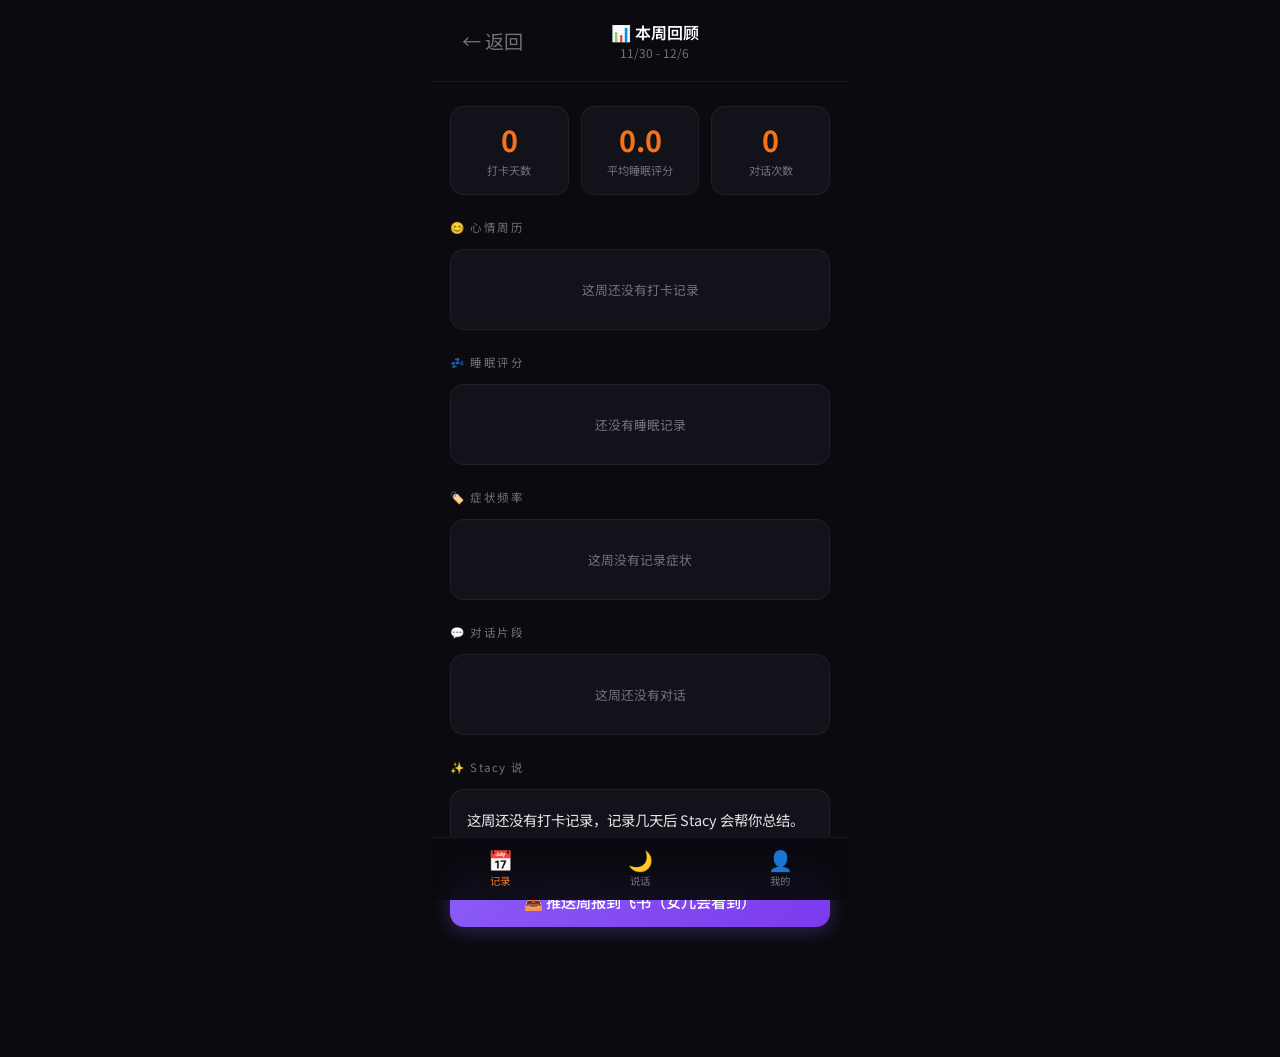
<file: weekly.html>
<!DOCTYPE html>
<html lang="zh-CN">
<head>
<script>
(function(){
  var s = parseFloat(localStorage.getItem('stacy_font_scale')) || 1;
  document.documentElement.style.fontSize = (16 * s) + 'px';
})();
</script>
  <meta charset="UTF-8">
  <meta name="viewport" content="width=device-width, initial-scale=1.0, maximum-scale=1.0, user-scalable=no">
  <title>Stacy Moon · 本周回顾</title>
  <link href="https://fonts.googleapis.com/css2?family=Noto+Sans+SC:wght@300;400;500;700&display=swap" rel="stylesheet">
  <style>
    *,*::before,*::after{margin:0;padding:0;box-sizing:border-box}
    :root{
      --bg:#0a0a0f;--accent:#F97316;--accent-glow:rgba(249,115,22,0.25);--text:#e4e4e7;
      --text-muted:#71717a;--surface:#12121a;--border:rgba(255,255,255,0.06);--radius:18px;
    }
    body{
      font-family:'Noto Sans SC',sans-serif;background:var(--bg);color:var(--text);
      max-width:420px;margin:0 auto;min-height:100dvh;
      -webkit-font-smoothing:antialiased;padding-bottom:90px;
    }

    /* ── 顶部 ──────────── */
    .topbar{
      display:flex;align-items:center;justify-content:space-between;padding:20px 24px;
      border-bottom:1px solid var(--border);
    }
    .back-btn{
      background:none;border:none;color:var(--text-muted);font-size:1.2rem;cursor:pointer;
      padding:4px 8px;border-radius:8px;font-family:inherit;
    }
    .topbar-title{font-size:1rem;font-weight:600;color:#fff}
    .topbar-date{font-size:0.75rem;color:var(--text-muted)}

    /* ── 区块 ──────────── */
    .section{margin:24px 20px}
    .section-title{font-size:0.72rem;color:var(--text-muted);letter-spacing:1.5px;margin-bottom:14px;display:flex;align-items:center;gap:6px}
    .section-card{background:var(--surface);border:1px solid var(--border);border-radius:14px;padding:18px 16px}

    /* ── 概览数字 ─────── */
    .overview{display:flex;gap:12px;margin:24px 20px}
    .stat-card{flex:1;background:var(--surface);border:1px solid var(--border);border-radius:14px;padding:16px 12px;text-align:center}
    .stat-num{font-size:1.8rem;font-weight:700;color:var(--accent);line-height:1.2}
    .stat-label{font-size:0.7rem;color:var(--text-muted);margin-top:4px}

    /* ── 心情周历 ─────── */
    .mood-strip{display:flex;gap:8px;justify-content:space-between}
    .mood-day{display:flex;flex-direction:column;align-items:center;gap:4px;flex:1}
    .mood-day .emoji{font-size:24px}
    .mood-day .day-label{font-size:0.65rem;color:var(--text-muted)}
    .mood-empty{text-align:center;color:var(--text-muted);font-size:0.8rem;padding:12px}

    /* ── 睡眠柱状 ─────── */
    .sleep-bars{display:flex;gap:8px;align-items:flex-end;justify-content:space-between;height:60px}
    .sleep-bar-wrap{flex:1;display:flex;flex-direction:column;align-items:center;gap:4px}
    .sleep-bar{width:100%;max-width:36px;border-radius:6px 6px 0 0;background:rgba(249,115,22,0.4);transition:height 0.5s ease}
    .sleep-bar-label{font-size:0.6rem;color:var(--text-muted)}

    /* ── 症状标签 ─────── */
    .symptom-cloud{display:flex;flex-wrap:wrap;gap:8px}
    .symptom-tag{padding:6px 14px;border-radius:20px;background:rgba(249,115,22,0.1);border:1px solid rgba(249,115,22,0.2);font-size:0.78rem;color:var(--accent)}
    .symptom-tag .count{opacity:0.6;margin-left:4px}

    /* ── 对话话题 ─────── */
    .topic-list{display:flex;flex-direction:column;gap:8px}
    .topic-item{font-size:0.82rem;color:var(--text);padding:6px 0;border-bottom:1px solid var(--border);line-height:1.5}
    .topic-item:last-child{border-bottom:none}

    /* ── 总结 ─────────── */
    .summary-text{font-size:0.9rem;color:var(--text);line-height:1.7}

    /* ── 推送按钮 ─────── */
    .push-wrap{margin:24px 20px 40px}
    .push-btn{
      width:100%;height:52px;border-radius:14px;border:none;font-family:inherit;font-size:0.95rem;font-weight:500;
      cursor:pointer;transition:opacity 0.2s,transform 0.15s;
    }
    .push-btn.ready{background:linear-gradient(135deg,#8B5CF6,#7C3AED);color:#fff;box-shadow:0 4px 20px rgba(139,92,246,0.3)}
    .push-btn.ready:active{opacity:0.85;transform:scale(0.97)}
    .push-btn.sent{background:rgba(34,197,94,0.15);color:#22c55e;cursor:default}
    .push-btn:disabled{opacity:0.4;cursor:default}

    /* ── 底部导航栏 ──────── */
    .bottom-nav{
      position:fixed;bottom:0;left:50%;transform:translateX(-50%);width:100%;max-width:420px;
      display:flex;justify-content:space-around;align-items:center;
      background:rgba(10,10,15,0.95);backdrop-filter:blur(12px);
      -webkit-backdrop-filter:blur(12px);
      border-top:1px solid rgba(255,255,255,0.06);
      padding:8px 0 max(8px,env(safe-area-inset-bottom));
      z-index:200;
    }
    .nav-tab{display:flex;flex-direction:column;align-items:center;gap:3px;cursor:pointer;padding:4px 20px;text-decoration:none;color:#71717a;font-size:0.65rem;transition:color 0.2s;user-select:none;-webkit-tap-highlight-color:transparent}
    .nav-tab .nav-icon{font-size:20px;line-height:1}
    .nav-tab.active{color:#F97316}
    .nav-tab:active{opacity:0.7}
  </style>
</head>
<body>

<div class="topbar">
  <button class="back-btn" onclick="history.back()">← 返回</button>
  <div style="text-align:center">
    <div class="topbar-title">📊 本周回顾</div>
    <div class="topbar-date" id="week-range"></div>
  </div>
  <div style="width:48px"></div>
</div>

<div class="overview" id="overview"></div>

<div class="section">
  <div class="section-title">😊 心情周历</div>
  <div class="section-card"><div id="mood-strip"></div></div>
</div>

<div class="section">
  <div class="section-title">💤 睡眠评分</div>
  <div class="section-card"><div id="sleep-bars"></div></div>
</div>

<div class="section">
  <div class="section-title">🏷️ 症状频率</div>
  <div class="section-card"><div id="symptom-cloud"></div></div>
</div>

<div class="section">
  <div class="section-title">💬 对话片段</div>
  <div class="section-card"><div id="topic-list"></div></div>
</div>

<div class="section">
  <div class="section-title">✨ Stacy 说</div>
  <div class="section-card"><div class="summary-text" id="summary-text">加载中…</div></div>
</div>

<div class="push-wrap">
  <button class="push-btn ready" id="push-btn">📤 推送周报到飞书（女儿会看到）</button>
</div>

<script src="supabase.js"></script>
<script src="store.js"></script>
<script src="api.js"></script>
<script>
// ── 假数据注入（仅 moon001 + 数据不足时） ──
(function seedIfNeeded() {
  var code = localStorage.getItem('stacy_invite_code');
  if (!code || code.toUpperCase() !== 'MOON001') return;
  var existing = JSON.parse(localStorage.getItem('stacy_daily_logs') || '[]');
  if (existing.length >= 5) return;

  var today = new Date();
  var allMoods = ['😊','😴','😣','🥱','😌','😊','😔'];
  var allSymptoms = ['poor_sleep','mood_swing','fatigue','cramps','bloating'];
  var userMessages = [
    '今天感觉好累，腰也酸', '早上起来胸口有点闷', '昨晚睡得还行，就是半夜醒了一次',
    '今天状态不错，出去走了走', '下午有点头晕，不知道是不是热的', '胃口不太好，吃一点就饱了',
    '今天心情不太好，容易烦躁', '感觉潮热又来了，一阵一阵的',
    '晚上睡不着，翻来覆去的', '今天和女儿通了电话，心情好多了',
    '肩膀和膝盖有点疼', '今天特别困，白天也打盹',
    '喝了一杯豆浆，听说对更年期好', '今天做了半小时瑜伽，感觉舒服些'
  ];
  var aiReplies = [
    '听到这些，我理解你的辛苦。围经期的疲劳是很常见的，记得今天多喝水，给自己一点休息的空间。',
    '胸闷在围经期确实可能出现，和激素波动有关。如果持续的话可以记录一下发生的时间，我们后面看看有没有规律。',
    '能睡着一部分就是好的开始。半夜醒在围经期很常见，可能和体温调节有关。睡前喝杯温牛奶试试？',
    '真为你高兴！出去走走对身心都有好处，阳光和新鲜空气是最好的补药。继续保持哦。',
    '天热确实容易头晕，围经期的血管调节本来就更敏感。记得多喝水，避免突然站起来。',
    '胃口不好在围经期很常见。不用勉强自己吃太多，少量多餐，清淡一点就好。记录下哪些食物比较能接受，我们慢慢找到适合你的节奏。',
    '烦躁是围经期最常见的情绪之一，不是你的错。试试深呼吸：吸气4秒，屏住4秒，吐气6秒。做三次会感觉不一样。',
    '潮热确实让人很不舒服，一阵一阵的。可以试着穿容易脱的薄外套，随身带个小扇子。我记录下来了，后面看看有没有规律。',
    '失眠真的很折磨人。如果躺了20分钟还睡不着，不妨起来走走，喝点温水，等有困意再躺回去。床只用来睡觉，建立起条件反射。',
    '和女儿聊天是最好的疗愈。亲情是我们最温暖的港湾。',
    '关节不适在围经期很常见，雌激素下降会影响关节润滑。适度的拉伸和保暖会有帮助。',
    '困的时候就小睡一会儿，15-20分钟就好。围经期的身体需要更多休息，不要有负担。',
    '豆浆里的大豆异黄酮对围经期确实有好处，就是个好习惯。不过效果是慢慢积累的，坚持才会看到变化。',
    '瑜伽对情绪和睡眠都很有帮助！肌肉拉伸 + 呼吸练习，简直就是围经期的好搭档。坚持下来你会看到变化的。'
  ];

  // stacy_daily_logs：最近 7 天每天一条
  var dailyLogs = [];
  for (var i = 6; i >= 0; i--) {
    var d = new Date(today);
    d.setDate(d.getDate() + i);
    var ds = d.getFullYear() + '-' + String(d.getMonth()+1).padStart(2,'0') + '-' + String(d.getDate()).padStart(2,'0');
    var nSymptom = 1 + Math.floor(Math.random() * 3);
    var shuffled = allSymptoms.slice().sort(function(){ return Math.random()-0.5; });
    dailyLogs.push({
      date: ds,
      mood: allMoods[6-i],
      sleep_score: 5 + Math.floor(Math.random() * 5),
      symptoms: shuffled.slice(0, nSymptom)
    });
  }
  var existingDaily = JSON.parse(localStorage.getItem('stacy_daily_logs') || '[]');
  if (existingDaily.length === 0) {
    localStorage.setItem('stacy_daily_logs', JSON.stringify(dailyLogs));
  }

  // stacy_logs：最近 7 天共 14 条，每天 2 条
  var chatLogs = [];
  for (var i = 6; i >= 0; i--) {
    var d = new Date(today);
    d.setDate(d.getDate() + i);
    var ds = d.getFullYear() + '-' + String(d.getMonth()+1).padStart(2,'0') + '-' + String(d.getDate()).padStart(2,'0');
    for (var j = 0; j < 2; j++) {
      var idx = (i * 2 + j) % userMessages.length;
      var h = 8 + Math.floor(Math.random() * 14);
      var m = Math.floor(Math.random() * 60);
      chatLogs.push({
        time: String(h).padStart(2,'0') + ':' + String(m).padStart(2,'0'),
        created_at: ds,
        userMessage: userMessages[idx],
        aiReply: aiReplies[idx]
      });
    }
  }
  var existingLogs = JSON.parse(localStorage.getItem('stacy_logs') || '[]');
  if (existingLogs.length === 0) {
    localStorage.setItem('stacy_logs', JSON.stringify(chatLogs));
  }
})();

// ── 工具 ─────────────────────────────────
function getMonday(date) {
  const d = new Date(date);
  const day = d.getDay();
  const diff = d.getDate() - day + (day === 0 ? -6 : 1);
  d.setDate(diff);
  d.setHours(0,0,0,0);
  return d;
}

function getWeekKey(d) {
  const mon = getMonday(d);
  return mon.toISOString().slice(0,10);
}

function getDateLabel(d) {
  const days = ['日','一','二','三','四','五','六'];
  return days[d.getDay()];
}

const to = (s) => { const d = document.createElement('div'); d.textContent = s; return d.innerHTML; };

// ── 数据读取 ─────────────────────────────
async function loadWeekLogs() {
  const all = await getDailyLogs();
  const today = new Date();
  const mon = getMonday(today);
  const sun = new Date(mon);
  sun.setDate(sun.getDate() + 6);
  return all.filter(l => { const d = new Date(l.date); return d >= mon && d <= sun; });
}

function loadWeekChats() {
  const all = JSON.parse(localStorage.getItem('stacy_logs') || '[]');
  const today = new Date();
  const mon = getMonday(today);
  mon.setHours(0,0,0,0);
  return all.filter(l => {
    if (l.created_at) return new Date(l.created_at) >= mon;
    return false;
  });
}

// ── 渲染 ─────────────────────────────────
(async function init() {
  const logs = await loadWeekLogs();
  const chats = loadWeekChats();
  const mon = getMonday(new Date());
  const sun = new Date(mon); sun.setDate(sun.getDate()+6);

  document.getElementById('week-range').textContent =
    `${mon.getMonth()+1}/${mon.getDate()} - ${sun.getMonth()+1}/${sun.getDate()}`;

  // 概览数字
  const daysWithData = logs.length;
  const avgSleep = logs.filter(l=>l.sleep_score).reduce((s,l)=>s+l.sleep_score,0) / (daysWithData||1);
  const symptomDays = logs.filter(l => l.symptoms && l.symptoms.length > 0).length;
  document.getElementById('overview').innerHTML = `
    <div class="stat-card"><div class="stat-num">${daysWithData}</div><div class="stat-label">打卡天数</div></div>
    <div class="stat-card"><div class="stat-num">${avgSleep.toFixed(1)}</div><div class="stat-label">平均睡眠评分</div></div>
    <div class="stat-card"><div class="stat-num">${chats.length}</div><div class="stat-label">对话次数</div></div>
  `;

  // 心情周历
  const moodStrip = document.getElementById('mood-strip');
  if (logs.length === 0) {
    moodStrip.innerHTML = '<div class="mood-empty">这周还没有打卡记录</div>';
  } else {
    const moodMap = {};
    logs.forEach(l => { if (l.mood) moodMap[l.date] = l.mood; });
    let html = '<div class="mood-strip">';
    for (let i = 0; i < 7; i++) {
      const d = new Date(mon); d.setDate(d.getDate()+i);
      const key = d.toISOString().slice(0,10);
      const emoji = moodMap[key] || '·';
      html += `<div class="mood-day"><span class="emoji">${emoji}</span><span class="day-label">${getDateLabel(d)}</span></div>`;
    }
    html += '</div>';
    moodStrip.innerHTML = html;
  }

  // 睡眠柱状
  const sleepBars = document.getElementById('sleep-bars');
  if (logs.filter(l=>l.sleep_score).length === 0) {
    sleepBars.innerHTML = '<div class="mood-empty">还没有睡眠记录</div>';
  } else {
    const sleepMap = {};
    logs.forEach(l => { if (l.sleep_score) sleepMap[l.date] = l.sleep_score; });
    let html = '<div class="sleep-bars">';
    for (let i = 0; i < 7; i++) {
      const d = new Date(mon); d.setDate(d.getDate()+i);
      const key = d.toISOString().slice(0,10);
      const score = sleepMap[key] || 0;
      html += `<div class="sleep-bar-wrap"><div class="sleep-bar" style="height:${score*12}px"></div><div class="sleep-bar-label">${score||'·'}</div></div>`;
    }
    html += '</div>';
    sleepBars.innerHTML = html;
  }

  // 症状频率
  const symptomCloud = document.getElementById('symptom-cloud');
  const symptomCount = {};
  const LABELS = { hot_flash:'潮热', night_sweat:'出汗', poor_sleep:'睡不好', mood_swing:'情绪波动', joint_pain:'关节疼', brain_fog:'脑雾' };
  logs.forEach(l => {
    if (l.symptoms) l.symptoms.forEach(s => {
      if (s !== 'none') symptomCount[s] = (symptomCount[s]||0)+1;
    });
  });
  if (Object.keys(symptomCount).length === 0) {
    symptomCloud.innerHTML = '<div class="mood-empty">这周没有记录症状</div>';
  } else {
    let html = '<div class="symptom-cloud">';
    Object.entries(symptomCount).sort((a,b)=>b[1]-a[1]).forEach(([key,count]) => {
      html += `<span class="symptom-tag">${LABELS[key]||key}<span class="count">${count}次</span></span>`;
    });
    html += '</div>';
    symptomCloud.innerHTML = html;
  }

  // 对话片段
  const topicList = document.getElementById('topic-list');
  const weekChats = chats.filter(c => {
    if (c.created_at) return new Date(c.created_at) >= mon;
    return false;
  });
  if (weekChats.length === 0) {
    topicList.innerHTML = '<div class="mood-empty">这周还没有对话</div>';
  } else {
    let html = '<div class="topic-list">';
    weekChats.slice(-5).reverse().forEach(c => {
      const t = c.created_at ? new Date(c.created_at).toLocaleTimeString('zh-CN',{month:'numeric',day:'numeric',hour:'2-digit',minute:'2-digit'}) : '';
      const msg = (c.userMessage || c.user_message || '').slice(0,30);
      html += `<div class="topic-item"><span style="color:var(--text-muted);font-size:0.7rem">${t}</span> ${to(msg)}</div>`;
    });
    html += '</div>';
    topicList.innerHTML = html;
  }

  // ── AI 总结 ──
  generateSummary(logs, weekChats, symptomCount, daysWithData);
})();

// ── AI 周报总结 ────────────────────────────
async function generateSummary(logs, chats, symptomCount, daysWithData) {
  const el = document.getElementById('summary-text');
  if (daysWithData === 0) {
    el.textContent = '这周还没有打卡记录，记录几天后 Stacy 会帮你总结。';
    return;
  }
  try {
    const moodScores = logs.filter(l=>l.mood).map(l => {
      const map = {'😊':4,'😐':3,'😤':2,'😢':1,'😴':2};
      return { date:l.date, score:map[l.mood]||3 };
    });
    const trend = moodScores.length >= 2 && moodScores[moodScores.length-1].score > moodScores[0].score ? '上升' : '有波动';
    const topSymptoms = Object.entries(symptomCount).sort((a,b)=>b[1]-a[1]).slice(0,2).map(([k,v])=>`${({hot_flash:'潮热',night_sweat:'出汗',poor_sleep:'睡不好',mood_swing:'情绪波动',joint_pain:'关节疼',brain_fog:'脑雾'}[k]||k)}(${v}次)`).join('、');
    const prompt = `用户本周打卡${daysWithData}天，对话${chats.length}次。心情趋势：${trend}。最常出现的症状：${topSymptoms||'无明显症状'}。请用2-3句话给这位围经期用户一个温柔、鼓励的周报小结。称呼她"你"。直接说内容，不要"这周..."开头。50字以内。`;
    const reply = await askStacyStream(prompt);
    el.textContent = reply || '数据积累中，多记录几天后 Stacy 会更了解你。';
  } catch(e) {
    el.textContent = '心情有起伏是正常的，记录下来的每一天都在帮你更好地了解自己的身体。';
  }
}

// ── 飞书推送 ──────────────────────────────
document.getElementById('push-btn').addEventListener('click', async function() {
  const btn = this;
  btn.disabled = true;
  btn.textContent = '发送中…';

  try {
    const code = localStorage.getItem('stacy_invite_code');
    if (!code) throw new Error('无邀请码');

    const res = await fetch(`${window.SUPABASE_URL}/rest/v1/invite_codes?code=eq.${encodeURIComponent(code)}&select=feishu_webhook`, {
      headers: {'apikey':window.SUPABASE_KEY,'Authorization':'Bearer '+window.SUPABASE_KEY}
    });
    const webhookData = await res.json();
    if (!webhookData.length) throw new Error('邀请码无效');
    const webhook = webhookData[0].feishu_webhook;

    const logs = loadWeekLogs();
    const chats = loadWeekChats();
    const mon = getMonday(new Date());
    const sun = new Date(mon); sun.setDate(sun.getDate()+6);
    const range = `${mon.getMonth()+1}/${mon.getDate()}-${sun.getMonth()+1}/${sun.getDate()}`;

    const symptomText = Object.entries(
      (()=>{const m={};logs.forEach(l=>{if(l.symptoms)l.symptoms.forEach(s=>{if(s!=='none')m[s]=(m[s]||0)+1})});return m;})()
    ).sort((a,b)=>b[1]-a[1]).map(([k,v])=>`${({hot_flash:'潮热',night_sweat:'出汗',poor_sleep:'睡不好',mood_swing:'情绪波动',joint_pain:'关节疼',brain_fog:'脑雾'}[k]||k)}${v}次`).join('、') || '无明显症状';

    const profile = JSON.parse(localStorage.getItem('stacy_profile')||'{}');
    const name = profile.name || '妈妈';

    const summaryEl = document.getElementById('summary-text');
    const summary = summaryEl.textContent || '';

    await fetch(webhook, {
      method:'POST', headers:{'Content-Type':'application/json'},
      body:JSON.stringify({
        msg_type:'interactive',
        card:{
          header:{title:{tag:'plain_text',content:`🌙 ${name}的本周报告`},template:'purple'},
          elements:[
            {tag:'div',text:{tag:'lark_md',content:`**${range}**  ·  打卡${logs.length}天  ·  对话${chats.length}次`}},
            {tag:'hr'},
            {tag:'div',text:{tag:'lark_md',content:`**症状：** ${symptomText}`}},
            {tag:'div',text:{tag:'lark_md',content:`**Stacy 说：** ${summary}`}},
            {tag:'note',elements:[{tag:'plain_text',content:'Stacy Moon · 每周自动生成 🌙'}]}
          ]
        }
      })
    });

    btn.textContent = '✅ 已推送到飞书';
    btn.className = 'push-btn sent';
  } catch(e) {
    console.error('推送失败:', e);
    btn.textContent = '推送失败，请重试';
    btn.className = 'push-btn ready';
    btn.disabled = false;
  }
});
</script>

<nav class="bottom-nav">
  <a class="nav-tab active" href="history.html"><span class="nav-icon">📅</span>记录</a>
  <a class="nav-tab" href="index.html"><span class="nav-icon">🌙</span>说话</a>
  <a class="nav-tab" href="profile.html"><span class="nav-icon">👤</span>我的</a>
</nav>

</body>
</html>
</file>
<file: style.css>
/* Stacy Moon — Style */

:root {
  --bg: #0a0a0f;
  --accent: #F97316;
  --accent-glow: rgba(249, 115, 22, 0.25);
  --text: #e4e4e7;
  --text-muted: #71717a;
  --surface: #12121a;
  --bubble-ai: #1a1820;
  --border: rgba(255, 255, 255, 0.06);
  --radius: 18px;
  --radius-sm: 14px;
}

*,
*::before,
*::after {
  margin: 0;
  padding: 0;
  box-sizing: border-box;
}

html {
  font-size: 16px;
  -webkit-tap-highlight-color: transparent;
}

body {
  font-family: 'Noto Sans SC', sans-serif;
  background: var(--bg);
  color: var(--text);
  max-width: 420px;
  margin: 0 auto;
  min-height: 100dvh;
  padding-top: env(safe-area-inset-top);
  position: relative;
}

/* ── Header ────────────────────────────── */

.header {
  text-align: center;
  padding: 28px 20px 20px;
  flex-shrink: 0;
  transition: all 0.3s ease;
}

.header.compact {
  padding: 8px 16px;
  display: flex;
  align-items: center;
  gap: 8px;
  text-align: left;
}

.header.compact .moon-logo {
  width: 28px;
  height: 28px;
  margin: 0;
}

.header.compact .title {
  font-size: 14px;
}

.moon-logo {
  display: block;
  margin: 0 auto 12px;
  filter: drop-shadow(0 0 20px var(--accent-glow));
}

.title {
  font-size: 1.35rem;
  font-weight: 700;
  letter-spacing: 0.02em;
  color: #fff;
}

.subtitle {
  font-size: 0.85rem;
  color: var(--text-muted);
  margin-top: 4px;
  letter-spacing: 0.03em;
}

.header-actions {
  display: flex;
  justify-content: center;
  gap: 8px;
  margin-top: 6px;
}

.header-icon-btn {
  width: 32px;
  height: 32px;
  border-radius: 8px;
  border: 1px solid var(--border);
  background: var(--surface);
  color: var(--text-muted);
  font-size: 14px;
  cursor: pointer;
  display: flex;
  align-items: center;
  justify-content: center;
  transition: border-color 0.2s, color 0.2s;
}

.header-icon-btn:active {
  border-color: var(--accent);
  color: var(--accent);
}
.header-icon-btn.danger:active {
  border-color: #EF4444;
  color: #EF4444;
}

/* ── Chat Box ──────────────────────────── */

.chat-box {
  padding: 8px 16px 90px;
  display: flex;
  flex-direction: column;
  gap: 14px;
  scroll-behavior: smooth;
}

/* 系统状态条（语音会话提示等，非 assistant 气泡） */
.system-note {
  align-self: center;
  text-align: center;
  font-size: 0.8rem;
  color: var(--text-muted);
  line-height: 1.4;
  margin: 4px 0;
  max-width: 90%;
  border: none;
  background: none;
}

/* ── Bubble Row ────────────────────────── */

.bubble-row {
  display: flex;
  align-items: flex-end;
  gap: 8px;
  max-width: 88%;
  animation: bubbleIn 0.32s ease-out;
}

.bubble-row.ai {
  align-self: flex-start;
}

.bubble-row.user {
  align-self: flex-end;
}

.bubble-row .avatar {
  font-size: 1.5rem;
  flex-shrink: 0;
  line-height: 1;
}

@keyframes bubbleIn {
  from {
    opacity: 0;
    transform: translateY(10px);
  }
  to {
    opacity: 1;
    transform: translateY(0);
  }
}

/* ── Bubbles ───────────────────────────── */

.bubble {
  padding: 10px 14px;
  line-height: 1.6;
}

.ai-bubble {
  background: var(--bubble-ai);
  color: #fff;
  border-radius: 0 var(--radius) var(--radius) var(--radius);
}

.user-bubble {
  background: rgba(249, 115, 22, 0.15);
  border: 1px solid rgba(249, 115, 22, 0.3);
  color: #fff;
  border-radius: var(--radius) 0 var(--radius) var(--radius);
}

/* 通话字幕：STT interim 半透明灰，final 后移除 */
.user-bubble.interim {
  opacity: 0.55;
  color: var(--text-muted);
  border-style: dashed;
}

/* 语音消息标记（🎙 前缀） */
.voice-tag {
  font-size: 0.75em;
  opacity: 0.7;
  margin-right: 4px;
}

/* ── Input Area ────────────────────────── */

.input-area {
  position: fixed;
  bottom: 0;
  left: 50%;
  transform: translateX(-50%);
  width: 100%;
  max-width: 420px;
  flex-shrink: 0;
  background: var(--surface);
  border-top: 1px solid var(--border);
  padding: 10px 16px;
  padding-bottom: max(16px, env(safe-area-inset-bottom));
  box-sizing: border-box;
  z-index: 100;
}

.notify-hint {
  text-align: center;
  font-size: 0.72rem;
  color: var(--text-muted);
  margin-bottom: 10px;
  letter-spacing: 0.02em;
}

.input-row {
  display: flex;
  gap: 8px;
  align-items: center;
  width: 100%;
  box-sizing: border-box;
}

.user-input {
  flex: 1;
  min-width: 0;
  height: 42px;
  border-radius: 21px;
  border: 1px solid var(--border);
  background: #1c1c24;
  color: #fff;
  font-family: inherit;
  font-size: 0.88rem;
  padding: 0 16px;
  outline: none;
  transition: border-color 0.2s;
}

.user-input::placeholder {
  color: var(--text-muted);
}

.user-input:focus {
  border-color: rgba(249, 115, 22, 0.45);
}

.send-btn {
  flex-shrink: 0;
  height: 42px;
  padding: 0 22px;
  border-radius: 21px;
  border: none;
  background: var(--accent);
  color: #fff;
  font-family: inherit;
  font-size: 0.88rem;
  font-weight: 500;
  cursor: pointer;
  transition: opacity 0.2s, transform 0.15s;
  user-select: none;
}

.send-btn:active {
  opacity: 0.85;
  transform: scale(0.96);
}

/* ── ElevenLabs Widget ─────────────────── */

elevenlabs-convai {
  position: fixed !important;
  bottom: 80px !important;
  right: 16px !important;
  z-index: 999 !important;
  --el-convai-bottom: 80px;
  --el-convai-right: 16px;
}

/* ── Invite Code Overlay ───────────────── */

.overlay {
  position: fixed;
  inset: 0;
  background: rgba(10, 10, 15, 0.92);
  display: flex;
  align-items: center;
  justify-content: center;
  z-index: 9999;
}

.invite-card {
  text-align: center;
  padding: 40px 28px;
  max-width: 320px;
  width: 90%;
}

.invite-moon {
  font-size: 48px;
  margin-bottom: 16px;
}

.invite-title {
  font-size: 1.2rem;
  font-weight: 700;
  color: #fff;
  margin-bottom: 6px;
}

.invite-desc {
  font-size: 0.85rem;
  color: var(--text-muted);
  margin-bottom: 24px;
}

.invite-input {
  width: 100%;
  height: 48px;
  border-radius: 14px;
  border: 1px solid rgba(249, 115, 22, 0.35);
  background: #1c1c24;
  color: #fff;
  font-family: inherit;
  font-size: 1rem;
  text-align: center;
  letter-spacing: 0.08em;
  outline: none;
  text-transform: uppercase;
}

.invite-input::placeholder {
  color: #444;
  letter-spacing: 0.02em;
  text-transform: none;
}

.invite-input:focus {
  border-color: var(--accent);
}

.invite-err {
  font-size: 0.78rem;
  color: #EF4444;
  margin-top: 10px;
  min-height: 18px;
}

.invite-btn {
  margin-top: 14px;
  width: 100%;
  height: 48px;
  border-radius: 14px;
  border: none;
  background: var(--accent);
  color: #fff;
  font-family: inherit;
  font-size: 1rem;
  font-weight: 500;
  cursor: pointer;
  transition: opacity 0.2s;
}

.invite-btn:active {
  opacity: 0.85;
}

.invite-btn:disabled {
  opacity: 0.5;
}
</file>
